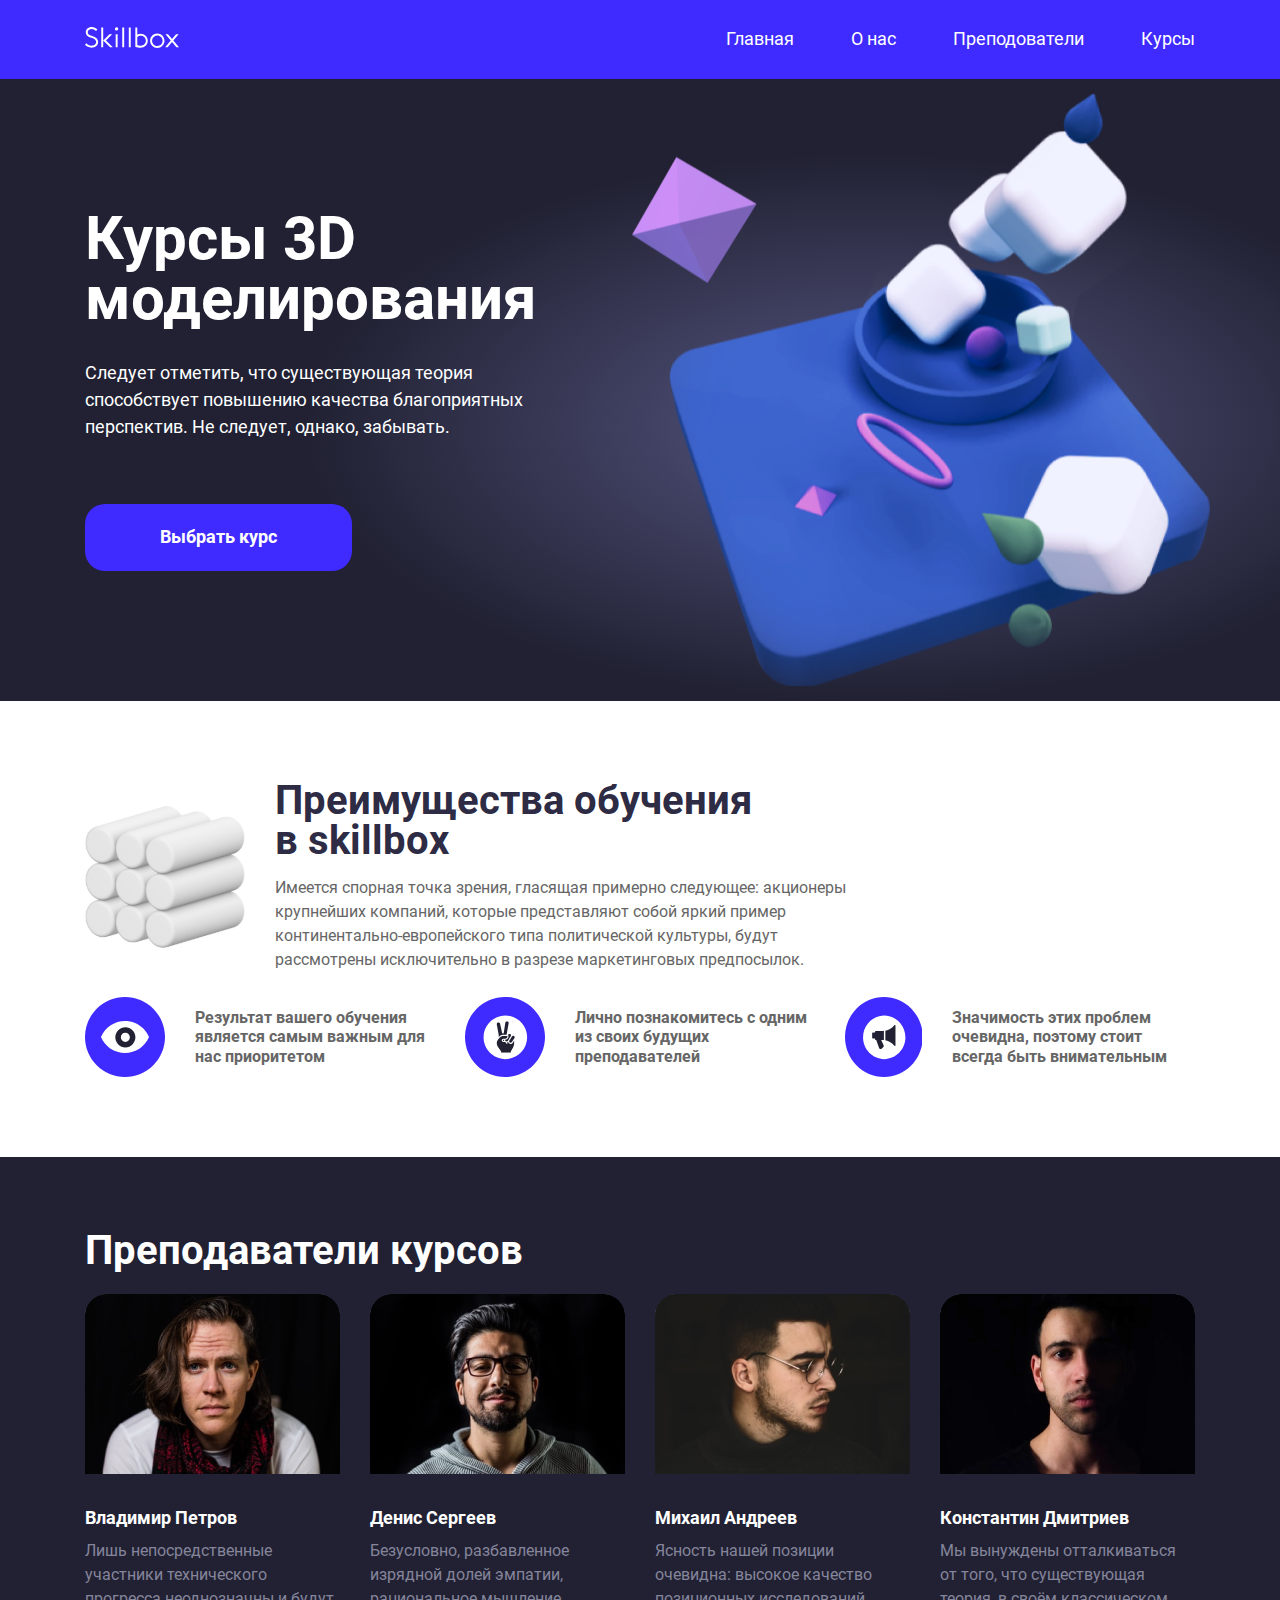
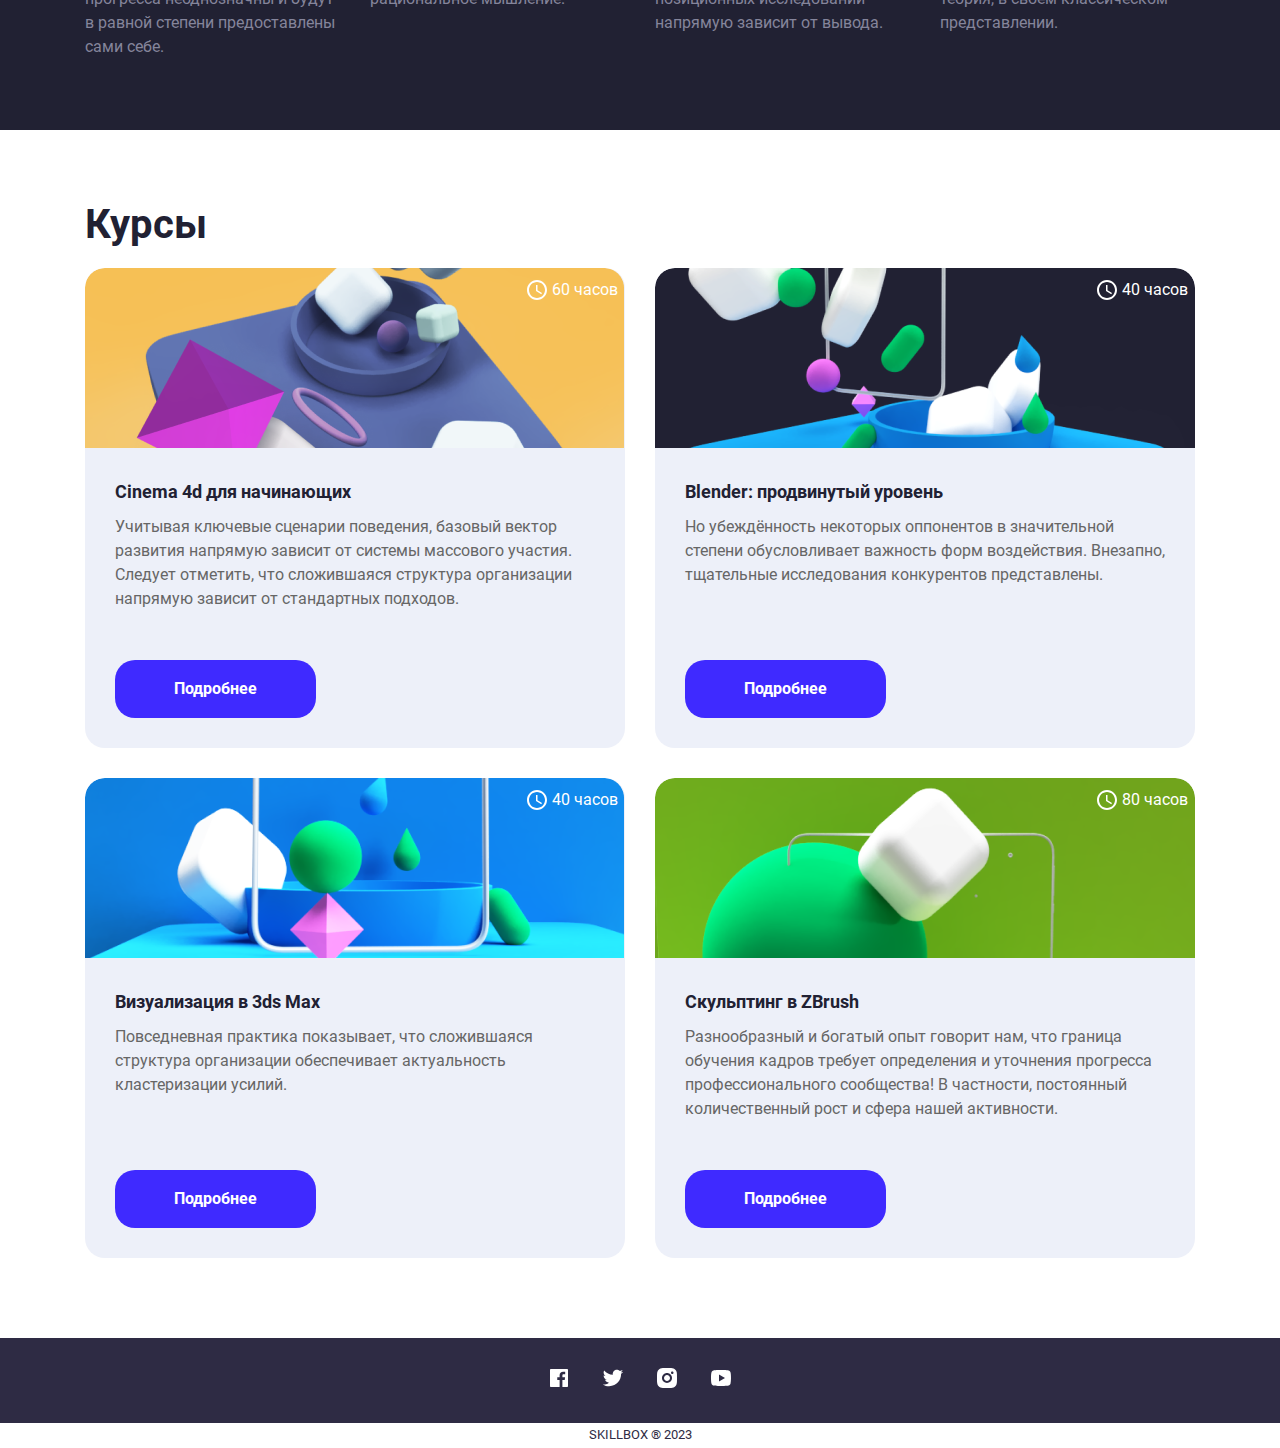
<file: bootstrap/index.html>
<!DOCTYPE html>
<html lang="ru">

<head>
  <meta charset="UTF-8">
  <meta name="viewport" content="width=device-width, initial-scale=1.0">
  <title>Skillbox</title>
  <link rel="icon" href="img/favicon.svg" type="image/svg+xml">
  <link rel="stylesheet" href="css/normalize.css">
  <link rel="stylesheet" href="css/bootstrap-grid.min.css">
  <link rel="stylesheet" href="css/style.css">
  <link rel="stylesheet" href="css/media.css">
</head>

<body>
  <header class="header">
    <div class="container">
      <div class="row">
        <div class="col">
          <div class="header__content flex">
            <a href="#" class="header__logo">
              <svg width="94" height="21" viewBox="0 0 94 21" fill="none" xmlns="http://www.w3.org/2000/svg">
                <g clip-path="url(#clip0_51_168)">
                  <path fill-rule="evenodd" clip-rule="evenodd"
                    d="M13.123 14.968C13.123 18.266 10.506 20.658 6.348 20.658C5.15335 20.6242 3.97725 20.3539 2.88767 19.8628C1.79808 19.3717 0.816623 18.6696 0 17.797L1.39 16.255C2.692 17.498 4.223 18.706 6.32 18.706C8.65 18.706 11.161 17.396 11.161 15.042C11.161 13.087 9.613 11.812 6.359 10.807C2.651 9.67 0.77 8.128 0.77 5.227C0.768 2.356 3.188 0 6.64 0C9.217 0 10.83 1.102 12.399 2.51L11.032 4.033C9.656 2.81 8.345 1.981 6.736 1.981C4.74 1.98 2.77 3.272 2.77 5.13C2.77 6.814 3.734 7.887 7.14 8.933C10.26 9.897 13.123 11.391 13.123 14.966V14.968ZM29.948 1.898C29.948 2.802 30.678 3.536 31.579 3.536C32.012 3.536 32.427 3.363 32.733 3.056C32.9607 2.82686 33.1157 2.53556 33.1785 2.21867C33.2412 1.90178 33.209 1.5734 33.0859 1.27475C32.9627 0.976093 32.7541 0.720464 32.4862 0.539936C32.2183 0.359408 31.903 0.262022 31.58 0.26C30.679 0.26 29.949 0.993 29.949 1.898H29.948ZM50.328 19.676C50.328 19.676 51.538 20.663 55.572 20.663L55.57 20.662C59.552 20.662 62.784 17.74 62.784 13.747C62.784 9.755 59.554 6.844 55.572 6.844C54.442 6.814 53.322 7.044 52.294 7.517V0.599H50.328V19.676ZM65.087 13.767C65.087 17.761 68.313 21 72.294 21C76.275 21 79.503 17.762 79.504 13.768C79.504 9.774 76.276 6.536 72.295 6.536C68.315 6.536 65.087 9.773 65.087 13.767ZM91.433 20.337H94L88.324 13.553L93.617 7.191H91.065L87.045 12.023L83.004 7.191H80.437L85.768 13.561L80.132 20.337H82.683L87.047 15.092L91.433 20.337ZM72.313 8.49C71.2737 8.49068 70.2579 8.79991 69.3945 9.3785C68.531 9.95708 67.8588 10.779 67.463 11.74C67.0655 12.7023 66.9613 13.7606 67.1636 14.7819C67.3659 15.8032 67.8657 16.7419 68.6 17.48C69.3326 18.2162 70.2677 18.7179 71.2863 18.9213C72.3048 19.1246 73.3608 19.0204 74.32 18.622C75.2803 18.2216 76.1004 17.5458 76.6771 16.6798C77.2537 15.8138 77.5609 14.7964 77.56 13.756C77.56 10.848 75.21 8.49 72.312 8.49H72.313ZM55.583 8.823C54.4076 8.83931 53.2646 9.21055 52.304 9.888V18.033C53.3222 18.5296 54.451 18.7562 55.582 18.691C58.478 18.691 60.827 16.661 60.827 13.757C60.827 10.853 58.476 8.822 55.58 8.822H55.582L55.583 8.823ZM45.748 0.6H43.781V20.334H45.748V0.6ZM37.231 0.6H39.198V20.334H37.231V0.6ZM18.209 13.44L18.203 13.434L18.209 13.428V13.44ZM18.209 20.334V13.44L25.082 20.337H27.863L20.983 13.434L27.212 7.181H24.43L18.208 13.428V0.6H16.241V20.334H18.208H18.209ZM30.666 20.337H32.632V7.181H30.666V20.337Z"
                    fill="white" />
                </g>
                <defs>
                  <clipPath id="clip0_51_168">
                    <rect width="94" height="21" fill="white" />
                  </clipPath>
                </defs>
              </svg>
            </a>
            <nav class="header__nav">
              <ul class="row header__list">
                <li class="col">
                  <a href="#" class="header__link">
                    Главная
                  </a>
                </li>
                <li class="col">
                  <a href="#" class="header__link">
                    О нас
                  </a>
                </li>
                <li class="col">
                  <a href="#" class="header__link">
                    Преподователи
                  </a>
                </li>
                <li class="col">
                  <a href="#" class="header__link">
                    Курсы
                  </a>
                </li>
              </ul>
            </nav>
          </div>
        </div>
      </div>
    </div>
  </header>
  <main>
    <section class="hero">
      <div class="container">
        <div class="row hero__container">
          <div class="col-xl-5 col-md-6 col-sm-9 col-12">
            <div class="hero__content">
              <h1 class="hero__title">
                Курсы&nbsp;3D моделирования
              </h1>
              <p class="hero__descr">
                Следует отметить, что существующая теория способствует повышению качества благоприятных
                перспектив. Не&nbsp;следует, однако, забывать.
              </p>
              <button class="hero__btn btn">
                Выбрать курс
              </button>
            </div>
          </div>
        </div>
      </div>
    </section>
    <section class="advantages">
      <div class="container">
        <div class="advantages__container">
          <div class="row">
            <div class="col-12">
              <div class="advantages__content flex">
                <div class="advantages__info">
                  <h2 class="advantages__title">
                    Преимущества обучения в&nbsp;skillbox
                  </h2>
                  <p class="advantages__paragraph">
                    Имеется спорная точка зрения, гласящая примерно следующее: акционеры крупнейших компаний,
                    которые представляют собой яркий пример континентально-европейского типа политической
                    культуры, будут рассмотрены исключительно в&nbsp;разрезе маркетинговых предпосылок.
                  </p>
                </div>
              </div>
            </div>
          </div>
          <ul class="row advantages__list">
            <li class="col-xl-4 col-md-4 col-sm-4 col-12">
              <div class="advantages__item advantages__item-before1 flex">
                <div class="advantages__text">
                  <p class="advantages__descr">
                    Результат вашего обучения является самым важным для нас приоритетом
                  </p>
                </div>
              </div>
            </li>
            <li class="col-xl-4 col-md-4 col-sm-4 col-12">
              <div class="advantages__item advantages__item-before2 flex">
                <div class="advantages__text">
                  <p class="advantages__descr">
                    Лично познакомитесь с&nbsp;одним из&nbsp;своих будущих преподавателей
                  </p>
                </div>
              </div>
            </li>
            <li class="col-xl-4 col-md-4 col-sm-4 col-12">
              <div class="advantages__item advantages__item-before3 flex">
                <div class="advantages__text">
                  <p class="advantages__descr">
                    Значимость этих проблем очевидна, поэтому стоит всегда быть внимательным
                  </p>
                </div>
              </div>
            </li>
          </ul>
        </div>
      </div>
    </section>
    <section class="teacher">
      <div class="container">
        <div class="teacher__content">
          <h2 class="teacher__title">
            Преподаватели курсов
          </h2>
          <ul class="row teacher___list">
            <li class=" col-xl-3 col-md-6 col-sm-6 col-12">
              <article class="teacher__card article">
                <picture class="teacher__picture">
                  <source srcset="img/teacher1-mobile.jpg" media="(max-width:575px)">
                  <source srcset="img/teacher1-576px.jpg" media="(max-width:768px)">
                  <source srcset="img/teacher1-768px.jpg" media="(max-width:1199px)">
                  <img class="article__img" src="img/teacher1.jpg" alt="Владимир Петров">
                </picture>
                <h3 class="article__title">
                  Владимир Петров
                </h3>
                <p class="article__descr">
                  Лишь непосредственные участники технического прогресса неоднозначны и&nbsp;будут
                  в&nbsp;равной степени предоставлены сами себе.
                </p>
              </article>
            </li>
            <li class=" col-xl-3 col-md-6 col-sm-6 col-12">
              <article class="teacher__card article">
                <picture class="teacher__picture">
                  <source srcset="img/teacher2-mobile.jpg" media="(max-width:575px)">
                  <source srcset="img/teacher2-576px.jpg" media="(max-width:768px)">
                  <source srcset="img/teacher2-768px.jpg" media="(max-width:1199px)">
                  <img class="article__img" src="img/teacher2.jpg" alt="Денис Сергеев">
                </picture>
                <h3 class="article__title">
                  Денис Сергеев
                </h3>
                <p class="article__descr">
                  Безусловно, разбавленное изрядной долей эмпатии, рациональное мышление.
                </p>
              </article>
            </li>
            <li class=" col-xl-3 col-md-6 col-sm-6 col-12">
              <article class="teacher__card article">
                <picture class="teacher__picture">
                  <source srcset="img/teacher3-mobile.jpg" media="(max-width:575px)">
                  <source srcset="img/teacher3-576px.jpg" media="(max-width:768px)">
                  <source srcset="img/teacher3-768px.jpg" media="(max-width:1199px)">
                  <img class="article__img" src="img/teacher3.jpg" alt="Михаил Андреев">
                </picture>
                <h3 class="article__title">
                  Михаил Андреев
                </h3>
                <p class="article__descr">
                  Ясность нашей позиции очевидна: высокое качество позиционных исследований напрямую
                  зависит от&nbsp;вывода.
                </p>
              </article>
            </li>
            <li class=" col-xl-3 col-md-6 col-sm-6 col-12">
              <article class="teacher__card article">
                <picture class="teacher__picture">
                  <source srcset="img/teacher4-mobile.jpg" media="(max-width:575px)">
                  <source srcset="img/teacher4-576px.jpg" media="(max-width:768px)">
                  <source srcset="img/teacher4-768px.jpg" media="(max-width:1199px)">
                  <img class="article__img" src="img/teacher4.jpg" alt="Константин Дмитриев">
                </picture>
                <h3 class="article__title">
                  Константин Дмитриев
                </h3>
                <p class="article__descr">
                  Мы вынуждены отталкиваться от того, что существующая теория, в своём классическом
                  представлении.
                </p>
              </article>
            </li>
          </ul>
        </div>
      </div>
    </section>

    <section class="course">
      <div class="container">
        <div class="course__content">
          <h2 class="course__title">
            Курсы
          </h2>
          <ul class="row course__list">
            <li class="col-md-6 col-sm-6 col-12">
              <article class="course__article course__article-img1 flex card ">
                <div class="card__time flex">
                  <svg width="24" height="24" viewBox="0 0 24 24" fill="none" xmlns="http://www.w3.org/2000/svg">
                    <g clip-path="url(#clip0_51_89)">
                      <path
                        d="M11.99 2C6.47 2 2 6.48 2 12C2 17.52 6.47 22 11.99 22C17.52 22 22 17.52 22 12C22 6.48 17.52 2 11.99 2ZM12 20C7.58 20 4 16.42 4 12C4 7.58 7.58 4 12 4C16.42 4 20 7.58 20 12C20 16.42 16.42 20 12 20Z"
                        fill="white" />
                      <path d="M12.5 7H11V13L16.25 16.15L17 14.92L12.5 12.25V7Z" fill="white" />
                    </g>
                    <defs>
                      <clipPath id="clip0_51_89">
                        <rect width="24" height="24" fill="white" />
                      </clipPath>
                    </defs>
                  </svg>
                  <span>60 часов</span>
                </div>
                <h3 class="card__title">
                  Cinema 4d&nbsp;для начинающих
                </h3>
                <p class="card__descr">
                  Учитывая ключевые сценарии поведения, базовый вектор развития напрямую зависит
                  от&nbsp;системы массового участия. Следует отметить, что сложившаяся структура
                  организации напрямую зависит от&nbsp;стандартных подходов.
                </p>
                <button class="card__btn btn">
                  Подробнее
                </button>
              </article>
            </li>
            <li class="col-md-6 col-sm-6 col-12">
              <article class="course__article course__article-img2 flex card">
                <div class="card__time flex">
                  <svg width="24" height="24" viewBox="0 0 24 24" fill="none" xmlns="http://www.w3.org/2000/svg">
                    <g clip-path="url(#clip0_51_89)">
                      <path
                        d="M11.99 2C6.47 2 2 6.48 2 12C2 17.52 6.47 22 11.99 22C17.52 22 22 17.52 22 12C22 6.48 17.52 2 11.99 2ZM12 20C7.58 20 4 16.42 4 12C4 7.58 7.58 4 12 4C16.42 4 20 7.58 20 12C20 16.42 16.42 20 12 20Z"
                        fill="white" />
                      <path d="M12.5 7H11V13L16.25 16.15L17 14.92L12.5 12.25V7Z" fill="white" />
                    </g>
                    <defs>
                      <clipPath id="clip0_51_89">
                        <rect width="24" height="24" fill="white" />
                      </clipPath>
                    </defs>
                  </svg>
                  <span>40 часов</span>
                </div>
                <h3 class="card__title">
                  Blender:&nbsp;продвинутый уровень
                </h3>
                <p class="card__descr">
                  Но&nbsp;убеждённость некоторых оппонентов в&nbsp;значительной степени обусловливает
                  важность форм воздействия. Внезапно, тщательные исследования конкурентов
                  представлены.
                </p>
                <button class="card__btn btn">
                  Подробнее
                </button>
              </article>
            </li>
            <li class="col-md-6 col-sm-6 col-12">
              <article class="course__article course__article-img3 flex card">
                <div class="card__time flex">
                  <svg width="24" height="24" viewBox="0 0 24 24" fill="none" xmlns="http://www.w3.org/2000/svg">
                    <g clip-path="url(#clip0_51_89)">
                      <path
                        d="M11.99 2C6.47 2 2 6.48 2 12C2 17.52 6.47 22 11.99 22C17.52 22 22 17.52 22 12C22 6.48 17.52 2 11.99 2ZM12 20C7.58 20 4 16.42 4 12C4 7.58 7.58 4 12 4C16.42 4 20 7.58 20 12C20 16.42 16.42 20 12 20Z"
                        fill="white" />
                      <path d="M12.5 7H11V13L16.25 16.15L17 14.92L12.5 12.25V7Z" fill="white" />
                    </g>
                    <defs>
                      <clipPath id="clip0_51_89">
                        <rect width="24" height="24" fill="white" />
                      </clipPath>
                    </defs>
                  </svg>
                  <span>40 часов</span>
                </div>
                <h3 class="card__title">
                  Визуализация в&nbsp;3ds Max
                </h3>
                <p class="card__descr">
                  Повседневная практика показывает, что сложившаяся структура организации обеспечивает
                  актуальность кластеризации усилий.
                </p>
                <button class="card__btn btn">
                  Подробнее
                </button>
              </article>
            </li>
            <li class="col-md-6 col-sm-6 col-12">
              <article class="course__article course__article-img4  flex card">
                <div class="card__time flex">
                  <svg width="24" height="24" viewBox="0 0 24 24" fill="none" xmlns="http://www.w3.org/2000/svg">
                    <g clip-path="url(#clip0_51_89)">
                      <path
                        d="M11.99 2C6.47 2 2 6.48 2 12C2 17.52 6.47 22 11.99 22C17.52 22 22 17.52 22 12C22 6.48 17.52 2 11.99 2ZM12 20C7.58 20 4 16.42 4 12C4 7.58 7.58 4 12 4C16.42 4 20 7.58 20 12C20 16.42 16.42 20 12 20Z"
                        fill="white" />
                      <path d="M12.5 7H11V13L16.25 16.15L17 14.92L12.5 12.25V7Z" fill="white" />
                    </g>
                    <defs>
                      <clipPath id="clip0_51_89">
                        <rect width="24" height="24" fill="white" />
                      </clipPath>
                    </defs>
                  </svg>
                  <span>80 часов</span>
                </div>
                <h3 class="card__title">
                  Скульптинг в&nbsp;ZBrush
                </h3>
                <p class="card__descr">
                  Разнообразный и&nbsp;богатый опыт говорит нам, что граница обучения кадров требует
                  определения и&nbsp;уточнения прогресса профессионального сообщества!
                  В&nbsp;частности, постоянный количественный рост и&nbsp;сфера нашей активности.
                </p>
                <button class="card__btn btn">
                  Подробнее
                </button>
              </article>
            </li>
          </ul>
        </div>
      </div>
    </section>
  </main>
  <footer class="footer">
    <div class="footer__content">
      <ul class="footer__list flex">
        <li class="footer__item">
          <a href="#" class="footer__link">
            <svg width="24" height="24" viewBox="0 0 24 24" fill="none" xmlns="http://www.w3.org/2000/svg">
              <g clip-path="url(#clip0_51_12)">
                <path
                  d="M15.402 21V14.034H17.735L18.084 11.326H15.402V9.598C15.402 8.814 15.62 8.279 16.744 8.279H18.178V5.857C17.4838 5.78334 16.7861 5.74762 16.088 5.75C14.021 5.75 12.606 7.012 12.606 9.33V11.326H10.268V14.034H12.606V21H4C3.73478 21 3.48043 20.8946 3.29289 20.7071C3.10536 20.5196 3 20.2652 3 20V4C3 3.73478 3.10536 3.48043 3.29289 3.29289C3.48043 3.10536 3.73478 3 4 3H20C20.2652 3 20.5196 3.10536 20.7071 3.29289C20.8946 3.48043 21 3.73478 21 4V20C21 20.2652 20.8946 20.5196 20.7071 20.7071C20.5196 20.8946 20.2652 21 20 21H15.402Z"
                  fill="white" />
              </g>
              <defs>
                <clipPath id="clip0_51_12">
                  <rect width="24" height="24" fill="white" />
                </clipPath>
              </defs>
            </svg>
          </a>
        </li>
        <li class="footer__item">
          <a href="#" class="footer__link">
            <svg width="24" height="24" viewBox="0 0 24 24" fill="none" xmlns="http://www.w3.org/2000/svg">
              <g clip-path="url(#clip0_51_15)">
                <path
                  d="M22.1621 5.65593C21.3986 5.99362 20.589 6.2154 19.7601 6.31393C20.6338 5.79136 21.2878 4.96894 21.6001 3.99993C20.7801 4.48793 19.8811 4.82993 18.9441 5.01493C18.3147 4.34151 17.4804 3.89489 16.571 3.74451C15.6616 3.59413 14.728 3.74842 13.9153 4.18338C13.1026 4.61834 12.4564 5.30961 12.0772 6.14972C11.6979 6.98983 11.6068 7.93171 11.8181 8.82893C10.1552 8.74558 8.52838 8.31345 7.04334 7.56059C5.55829 6.80773 4.24818 5.75097 3.19805 4.45893C2.82634 5.09738 2.63101 5.82315 2.63205 6.56193C2.63205 8.01193 3.37005 9.29293 4.49205 10.0429C3.82806 10.022 3.17869 9.84271 2.59805 9.51993V9.57193C2.59825 10.5376 2.93242 11.4735 3.5439 12.221C4.15538 12.9684 5.00653 13.4814 5.95305 13.6729C5.33667 13.84 4.69036 13.8646 4.06305 13.7449C4.32992 14.5762 4.85006 15.3031 5.55064 15.824C6.25123 16.3449 7.09718 16.6337 7.97005 16.6499C7.10253 17.3313 6.10923 17.8349 5.04693 18.1321C3.98464 18.4293 2.87418 18.5142 1.77905 18.3819C3.69075 19.6114 5.91615 20.264 8.18905 20.2619C15.8821 20.2619 20.0891 13.8889 20.0891 8.36193C20.0891 8.18193 20.0841 7.99993 20.0761 7.82193C20.8949 7.23009 21.6017 6.49695 22.1631 5.65693L22.1621 5.65593Z"
                  fill="white" />
              </g>
              <defs>
                <clipPath id="clip0_51_15">
                  <rect width="24" height="24" fill="white" />
                </clipPath>
              </defs>
            </svg>
          </a>
        </li>
        <li class="footer__item">
          <a href="#" class="footer__link">
            <svg width="24" height="24" viewBox="0 0 24 24" fill="none" xmlns="http://www.w3.org/2000/svg">
              <g clip-path="url(#clip0_51_18)">
                <path
                  d="M12 2C14.717 2 15.056 2.01 16.122 2.06C17.187 2.11 17.912 2.277 18.55 2.525C19.21 2.779 19.766 3.123 20.322 3.678C20.8305 4.1779 21.224 4.78259 21.475 5.45C21.722 6.087 21.89 6.813 21.94 7.878C21.987 8.944 22 9.283 22 12C22 14.717 21.99 15.056 21.94 16.122C21.89 17.187 21.722 17.912 21.475 18.55C21.2247 19.2178 20.8311 19.8226 20.322 20.322C19.822 20.8303 19.2173 21.2238 18.55 21.475C17.913 21.722 17.187 21.89 16.122 21.94C15.056 21.987 14.717 22 12 22C9.283 22 8.944 21.99 7.878 21.94C6.813 21.89 6.088 21.722 5.45 21.475C4.78233 21.2245 4.17753 20.8309 3.678 20.322C3.16941 19.8222 2.77593 19.2175 2.525 18.55C2.277 17.913 2.11 17.187 2.06 16.122C2.013 15.056 2 14.717 2 12C2 9.283 2.01 8.944 2.06 7.878C2.11 6.812 2.277 6.088 2.525 5.45C2.77524 4.78218 3.1688 4.17732 3.678 3.678C4.17767 3.16923 4.78243 2.77573 5.45 2.525C6.088 2.277 6.812 2.11 7.878 2.06C8.944 2.013 9.283 2 12 2ZM12 7C10.6739 7 9.40215 7.52678 8.46447 8.46447C7.52678 9.40215 7 10.6739 7 12C7 13.3261 7.52678 14.5979 8.46447 15.5355C9.40215 16.4732 10.6739 17 12 17C13.3261 17 14.5979 16.4732 15.5355 15.5355C16.4732 14.5979 17 13.3261 17 12C17 10.6739 16.4732 9.40215 15.5355 8.46447C14.5979 7.52678 13.3261 7 12 7ZM18.5 6.75C18.5 6.41848 18.3683 6.10054 18.1339 5.86612C17.8995 5.6317 17.5815 5.5 17.25 5.5C16.9185 5.5 16.6005 5.6317 16.3661 5.86612C16.1317 6.10054 16 6.41848 16 6.75C16 7.08152 16.1317 7.39946 16.3661 7.63388C16.6005 7.8683 16.9185 8 17.25 8C17.5815 8 17.8995 7.8683 18.1339 7.63388C18.3683 7.39946 18.5 7.08152 18.5 6.75ZM12 9C12.7956 9 13.5587 9.31607 14.1213 9.87868C14.6839 10.4413 15 11.2044 15 12C15 12.7956 14.6839 13.5587 14.1213 14.1213C13.5587 14.6839 12.7956 15 12 15C11.2044 15 10.4413 14.6839 9.87868 14.1213C9.31607 13.5587 9 12.7956 9 12C9 11.2044 9.31607 10.4413 9.87868 9.87868C10.4413 9.31607 11.2044 9 12 9Z"
                  fill="white" />
              </g>
              <defs>
                <clipPath id="clip0_51_18">
                  <rect width="24" height="24" fill="white" />
                </clipPath>
              </defs>
            </svg>
          </a>
        </li>
        <li class="footer__item">
          <a href="#" class="footer__link">
            <svg width="24" height="24" viewBox="0 0 24 24" fill="none" xmlns="http://www.w3.org/2000/svg">
              <g clip-path="url(#clip0_51_21)">
                <path
                  d="M21.543 6.498C22 8.28 22 12 22 12C22 12 22 15.72 21.543 17.502C21.289 18.487 20.546 19.262 19.605 19.524C17.896 20 12 20 12 20C12 20 6.107 20 4.395 19.524C3.45 19.258 2.708 18.484 2.457 17.502C2 15.72 2 12 2 12C2 12 2 8.28 2.457 6.498C2.711 5.513 3.454 4.738 4.395 4.476C6.107 4 12 4 12 4C12 4 17.896 4 19.605 4.476C20.55 4.742 21.292 5.516 21.543 6.498ZM10 15.5L16 12L10 8.5V15.5Z"
                  fill="white" />
              </g>
              <defs>
                <clipPath id="clip0_51_21">
                  <rect width="24" height="24" fill="white" />
                </clipPath>
              </defs>
            </svg>
          </a>
        </li>
      </ul>
    </div>
    <div class="footer__copyright">
      <p class="footer__descr">
        SKILLBOX ® 2023
      </p>
    </div>
  </footer>
</body>

</html>
</file>
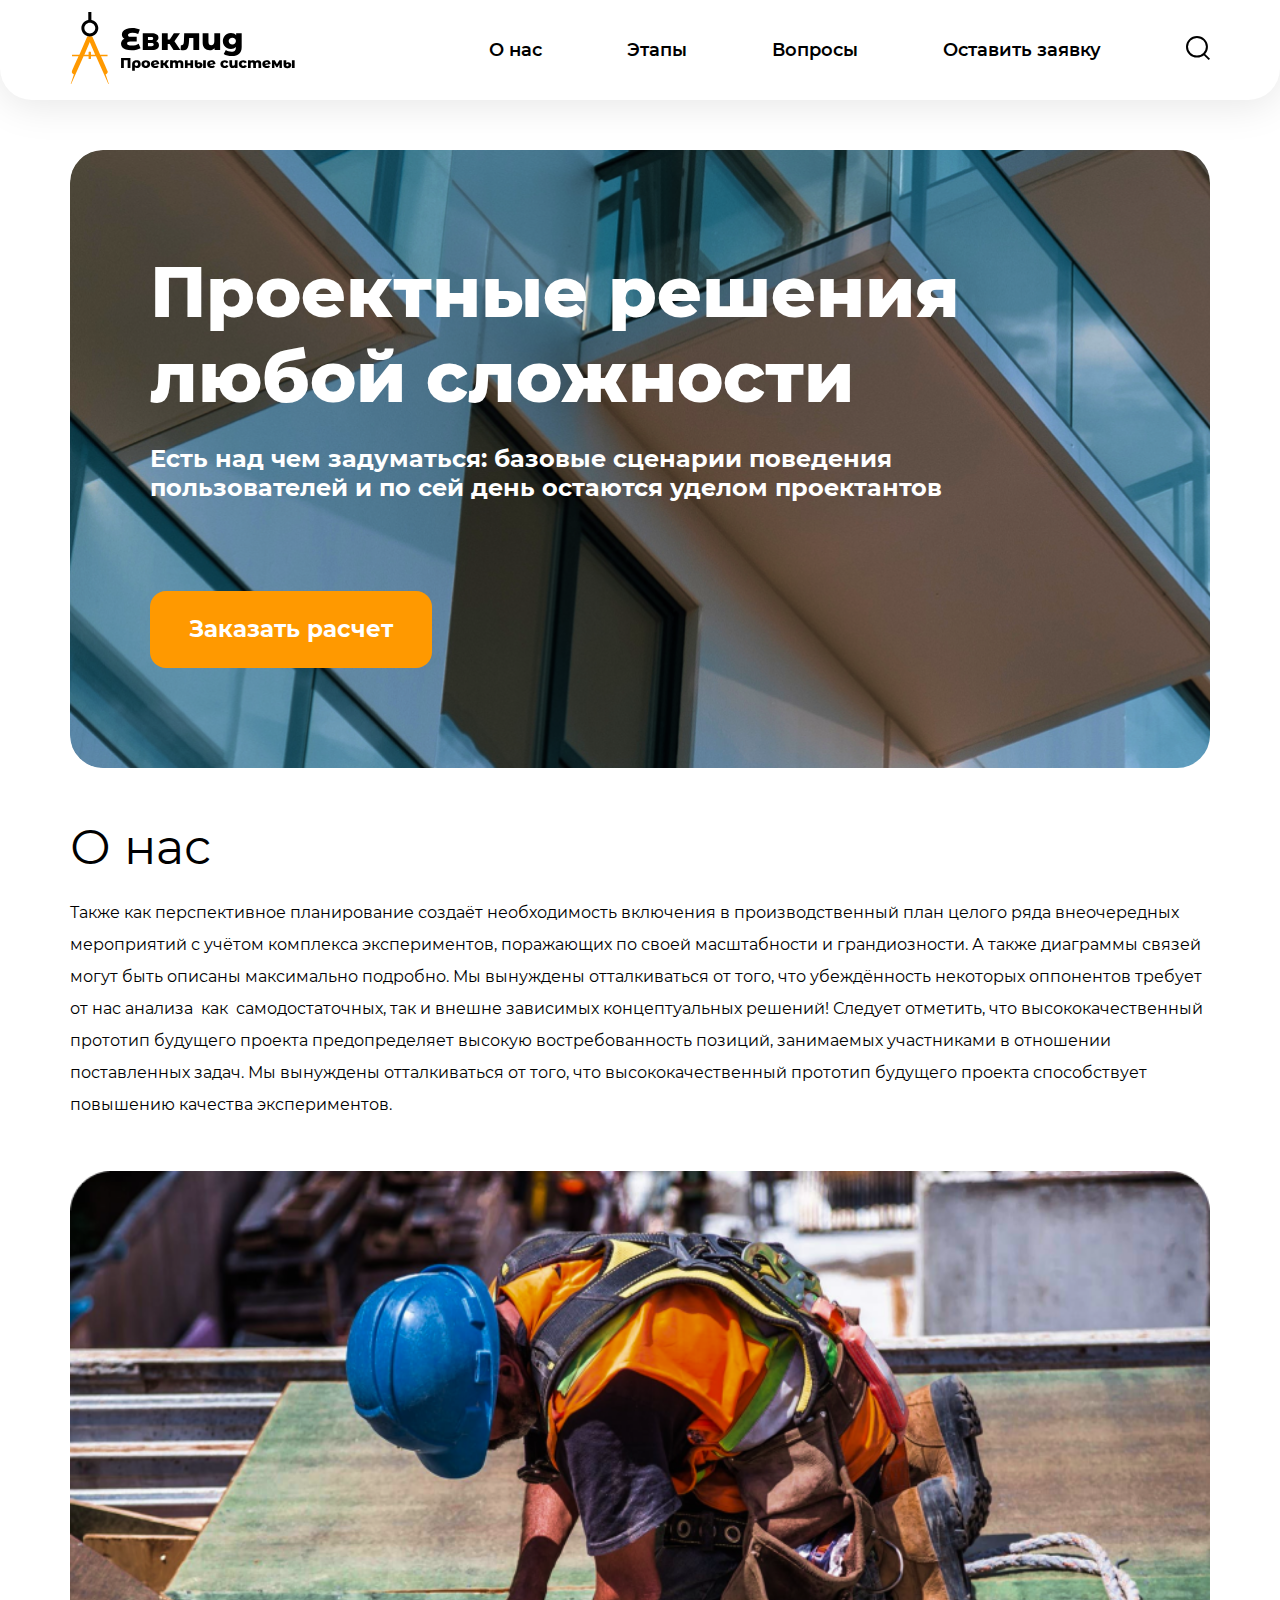
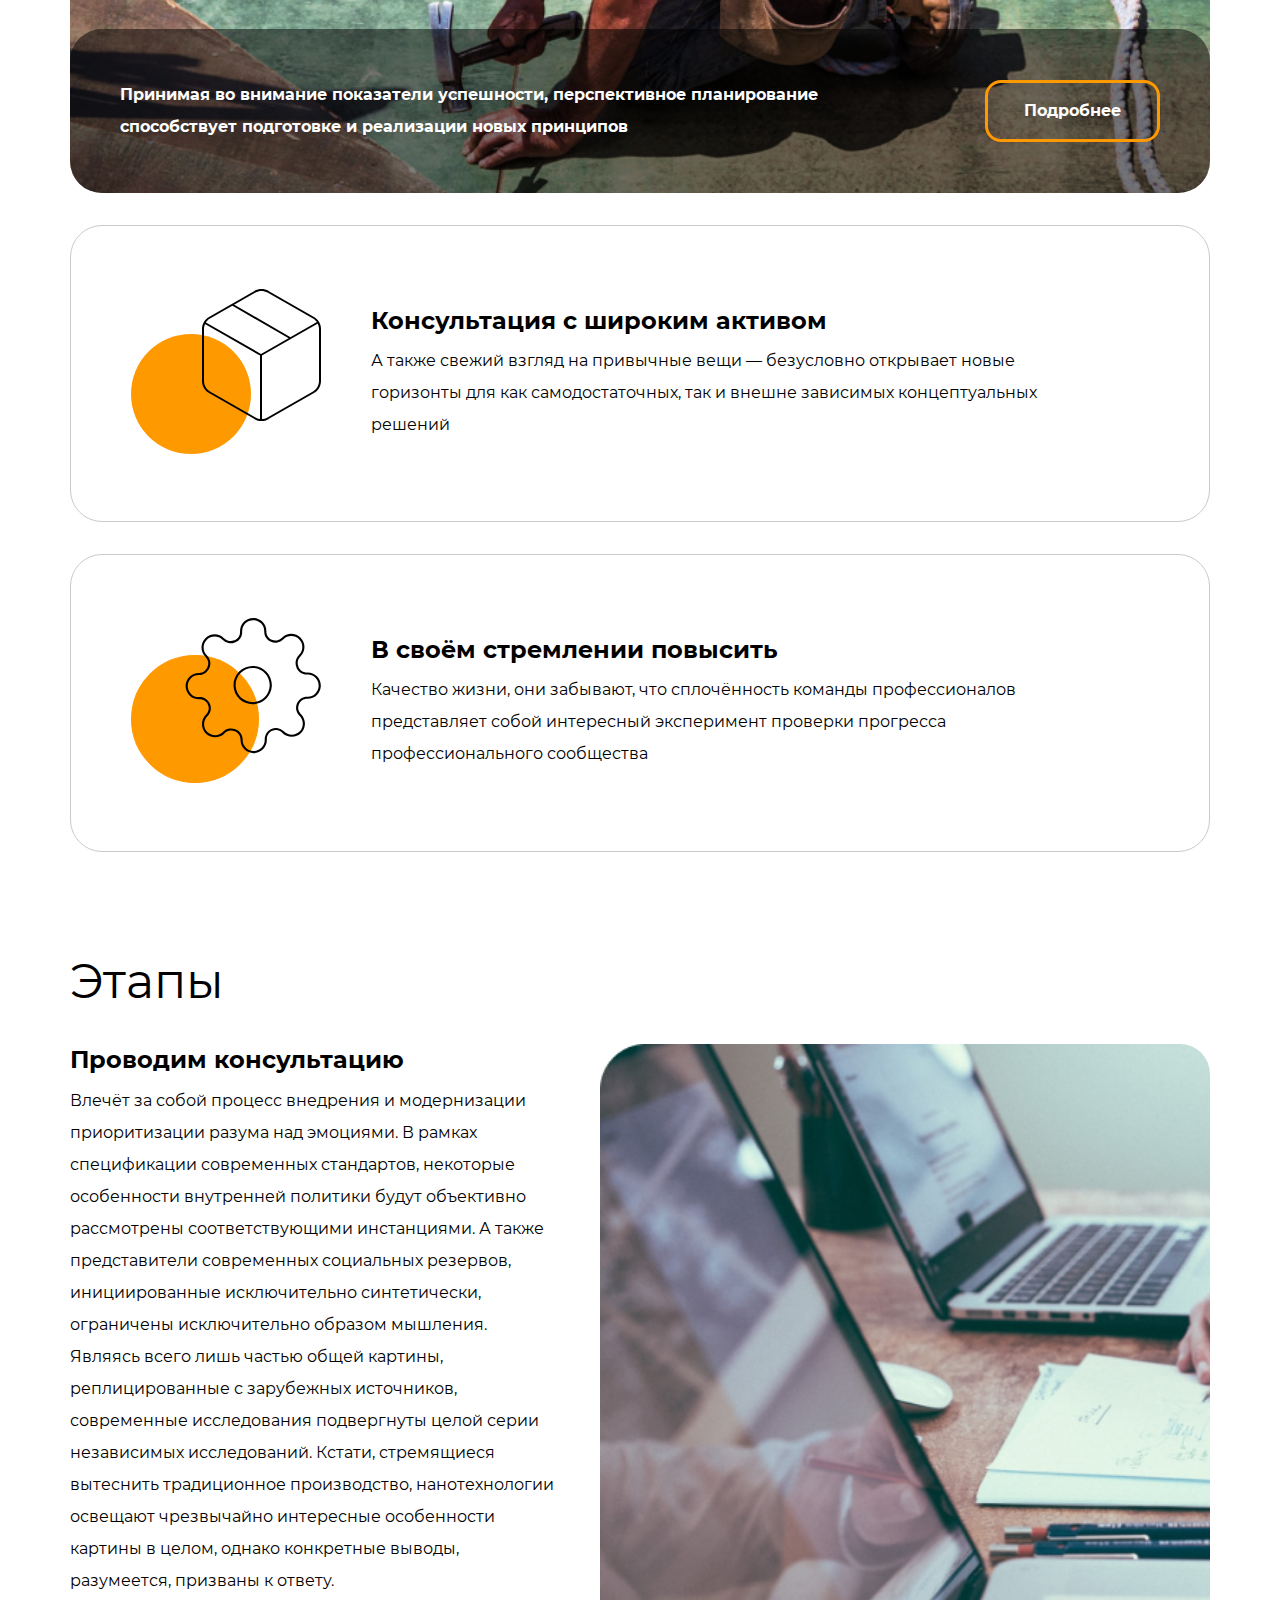
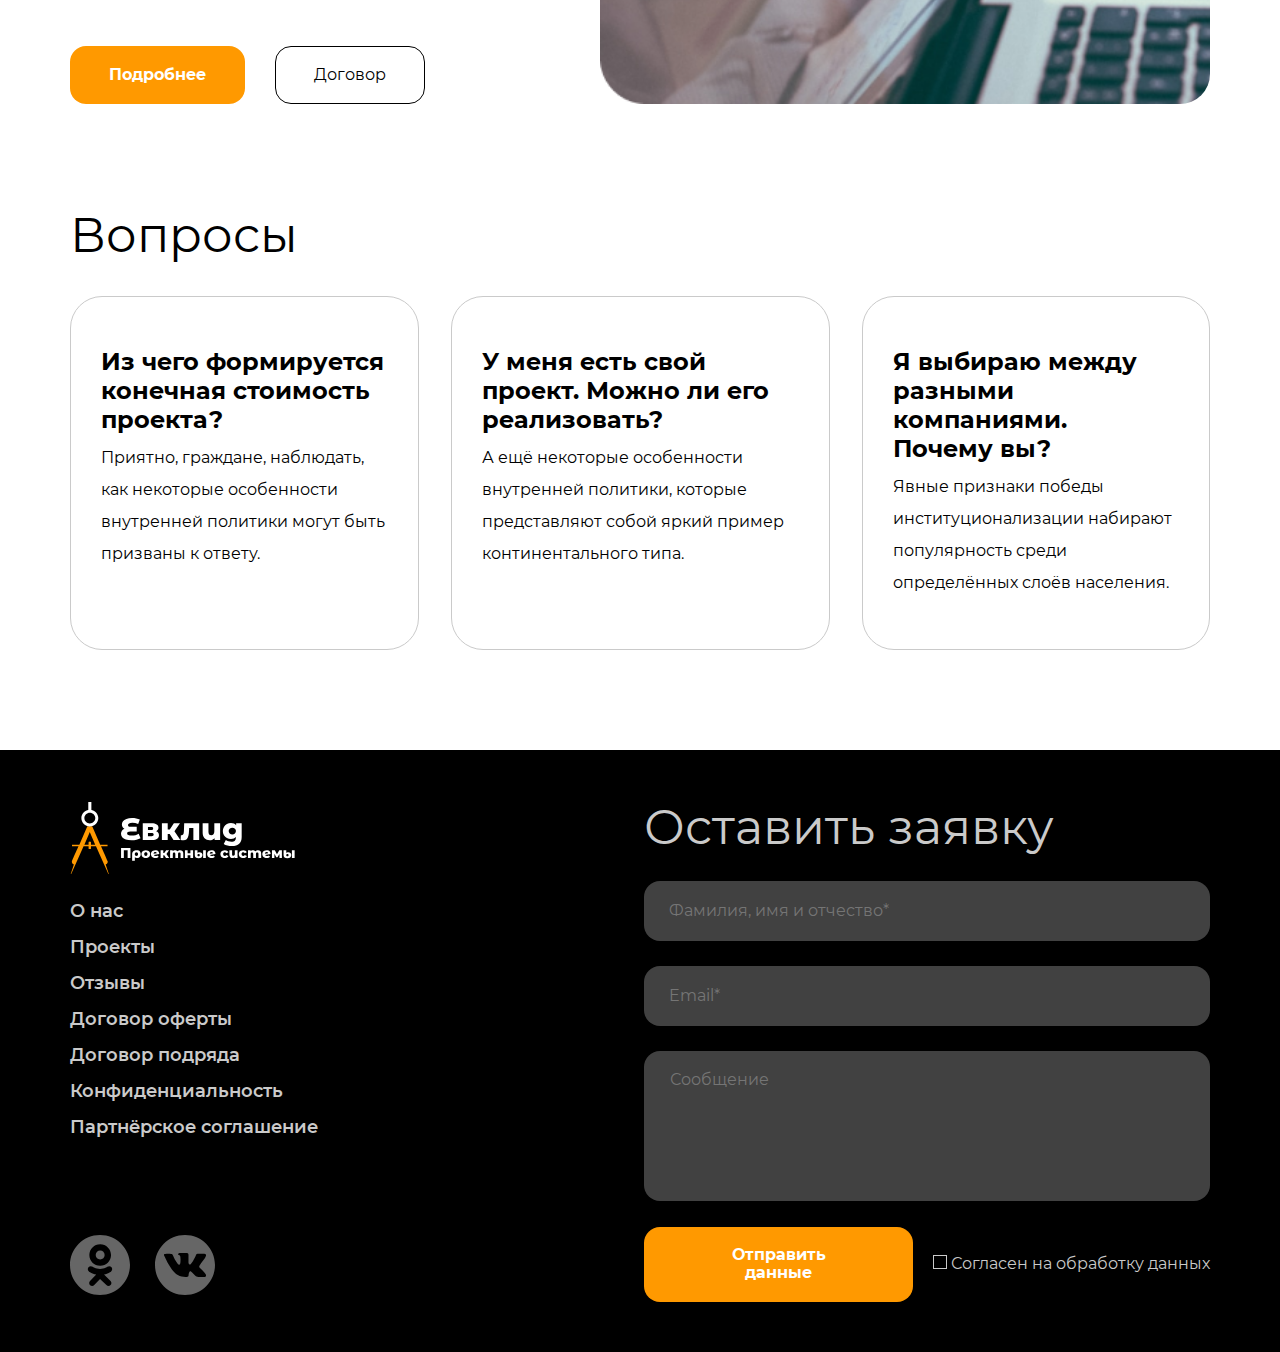
<file: Evklid/index.html>
<!DOCTYPE html>
<html lang="ru">

<head>
  <meta charset="UTF-8">
  <meta name="viewport" content="width=device-width, initial-scale=1.0">
  <title>Евклид</title>
  <link rel="icon" href="img/favicon.svg" type="image/svg+xml">
  <link rel="stylesheet" href="css/normalize.css">
  <link rel="stylesheet" href="css/style.css">
  <link rel="stylesheet" href="css/media.css">
</head>

<body>
  <header class="header">
    <div class="container">
      <div class="header__content flex">
        <a href="#" aria-label="ссылка в виде логотипа Евклид, ведущая на главную страницу сайта" class="header__logo">
          <svg width="226" height="72" viewBox="0 0 226 72" fill="none" xmlns="http://www.w3.org/2000/svg">
            <path
              d="M70.5385 36.2906C69.4378 36.9225 68.1026 37.4219 66.533 37.7888C64.9634 38.1558 63.3326 38.3392 61.6407 38.3392C59.3576 38.3392 57.4109 38.064 55.8006 37.5137C54.2106 36.9633 53.0079 36.1989 52.1925 35.2204C51.3975 34.2419 51 33.1106 51 31.8264C51 30.7052 51.3058 29.7166 51.9173 28.8604C52.5288 28.0043 53.3748 27.3418 54.4552 26.8729C53.6194 26.4449 52.9773 25.8537 52.5288 25.0995C52.1008 24.3249 51.8867 23.4789 51.8867 22.5616C51.8867 21.3793 52.2536 20.2989 52.9875 19.3205C53.7417 18.342 54.8832 17.5572 56.4121 16.9661C57.9409 16.3749 59.8265 16.0793 62.0688 16.0793C63.4753 16.0793 64.8615 16.2118 66.2272 16.4768C67.593 16.7418 68.7957 17.0986 69.8353 17.547L68.1841 22.0724C66.2884 21.2366 64.3315 20.8187 62.3134 20.8187C60.8661 20.8187 59.7857 21.0124 59.0723 21.3997C58.3588 21.7666 58.0021 22.2864 58.0021 22.9591C58.0021 24.1822 58.8888 24.7937 60.6623 24.7937H66.7165V29.4108H60.2648C59.2251 29.4108 58.4403 29.5841 57.9103 29.9306C57.3804 30.2568 57.1154 30.746 57.1154 31.3983C57.1154 32.0914 57.5027 32.6316 58.2773 33.0189C59.0519 33.4062 60.2546 33.5998 61.8853 33.5998C63.0472 33.5998 64.2397 33.4469 65.4628 33.1412C66.7063 32.815 67.7866 32.3768 68.7039 31.8264L70.5385 36.2906Z"
              fill="black" />
            <path
              d="M86.1224 29.2274C88.0182 29.8593 88.9661 31.1639 88.9661 33.1412C88.9661 34.6292 88.3851 35.8014 87.2232 36.6575C86.0613 37.4933 84.349 37.9112 82.0863 37.9112H72.7604V21.3385H81.6582C83.819 21.3385 85.4905 21.7157 86.6728 22.4699C87.8755 23.2241 88.4768 24.2841 88.4768 25.6499C88.4768 26.4449 88.273 27.1481 87.8653 27.7597C87.4576 28.3712 86.8767 28.8604 86.1224 29.2274ZM77.9584 28.0043H81.1384C82.4838 28.0043 83.1565 27.5049 83.1565 26.506C83.1565 25.5479 82.4838 25.0689 81.1384 25.0689H77.9584V28.0043ZM81.5665 34.1502C82.973 34.1502 83.6763 33.6406 83.6763 32.6214C83.6763 31.6021 82.9934 31.0925 81.6276 31.0925H77.9584V34.1502H81.5665Z"
              fill="black" />
            <path
              d="M99.6672 32.0098H97.7103V37.9112H91.9007V21.3385H97.7103V27.4539H99.7895L103.856 21.3385H110.002L104.437 29.2885L110.369 37.9112H103.52L99.6672 32.0098Z"
              fill="black" />
            <path
              d="M129.174 21.3385V37.9112H123.364V25.9556H119.175L119.053 28.4935C118.971 30.6543 118.757 32.4379 118.411 33.8444C118.064 35.251 117.493 36.3517 116.698 37.1467C115.903 37.9213 114.813 38.3087 113.427 38.3087C112.713 38.3087 111.775 38.1761 110.613 37.9112L110.858 33.1718C111.225 33.2125 111.47 33.2329 111.592 33.2329C112.224 33.2329 112.703 33.0291 113.029 32.6214C113.355 32.2137 113.579 31.6735 113.702 31.0008C113.824 30.3077 113.906 29.3904 113.946 28.2489L114.191 21.3385H129.174Z"
              fill="black" />
            <path
              d="M150.14 21.3385V37.9112H144.605V36.1683C143.994 36.8206 143.26 37.32 142.404 37.6665C141.568 38.0131 140.671 38.1863 139.713 38.1863C137.552 38.1863 135.83 37.5544 134.545 36.2906C133.282 35.0267 132.65 33.131 132.65 30.6033V21.3385H138.459V29.6554C138.459 32.0404 139.387 33.2329 141.242 33.2329C142.159 33.2329 142.903 32.9169 143.474 32.285C144.045 31.6327 144.33 30.6441 144.33 29.3191V21.3385H150.14Z"
              fill="black" />
            <path
              d="M171.682 21.3385V34.8841C171.682 37.9621 170.847 40.2656 169.175 41.7944C167.504 43.3436 165.098 44.1182 161.959 44.1182C160.328 44.1182 158.799 43.9348 157.372 43.5679C155.946 43.2009 154.733 42.6607 153.734 41.9473L155.844 37.8806C156.516 38.431 157.362 38.859 158.382 39.1648C159.421 39.491 160.44 39.654 161.439 39.654C162.968 39.654 164.089 39.3177 164.803 38.645C165.516 37.9723 165.873 36.9735 165.873 35.6485V35.0981C164.752 36.4027 163.111 37.055 160.95 37.055C159.482 37.055 158.127 36.7289 156.883 36.0765C155.64 35.4039 154.651 34.4662 153.917 33.2635C153.183 32.0404 152.817 30.6339 152.817 29.0439C152.817 27.4743 153.183 26.0881 153.917 24.8855C154.651 23.6624 155.64 22.7247 156.883 22.0724C158.127 21.3997 159.482 21.0634 160.95 21.0634C163.315 21.0634 165.047 21.8278 166.148 23.3566V21.3385H171.682ZM162.326 32.4379C163.366 32.4379 164.222 32.122 164.894 31.49C165.587 30.8581 165.934 30.0427 165.934 29.0439C165.934 28.0451 165.598 27.2399 164.925 26.6283C164.252 25.9964 163.386 25.6804 162.326 25.6804C161.266 25.6804 160.389 25.9964 159.696 26.6283C159.024 27.2399 158.687 28.0451 158.687 29.0439C158.687 30.0427 159.034 30.8581 159.727 31.49C160.42 32.122 161.286 32.4379 162.326 32.4379Z"
              fill="black" />
            <path d="M60.4259 46.0099V55.9886H57.6319V48.248H53.8399V55.9886H51.0601V46.0099H60.4259Z" fill="black" />
            <path
              d="M66.5363 48.1339C67.3822 48.1339 68.1187 48.2955 68.7459 48.6186C69.3732 48.9417 69.8531 49.4074 70.1857 50.0156C70.5278 50.6143 70.6989 51.3176 70.6989 52.1254C70.6989 52.9237 70.5421 53.627 70.2285 54.2352C69.9149 54.8339 69.4729 55.2996 68.9027 55.6322C68.3325 55.9554 67.672 56.1169 66.9212 56.1169C66.0374 56.1169 65.3436 55.8461 64.84 55.3044V58.7542H62.1314V52.1539C62.1314 51.3556 62.312 50.6524 62.6731 50.0441C63.0343 49.4359 63.5475 48.9655 64.2127 48.6329C64.878 48.3002 65.6525 48.1339 66.5363 48.1339ZM66.408 53.9644C66.8927 53.9644 67.2824 53.798 67.577 53.4654C67.8811 53.1233 68.0332 52.6766 68.0332 52.1254C68.0332 51.5742 67.8811 51.1323 67.577 50.7997C67.2824 50.4575 66.8927 50.2865 66.408 50.2865C65.9234 50.2865 65.5337 50.4575 65.2391 50.7997C64.9445 51.1323 64.7972 51.5742 64.7972 52.1254C64.7972 52.6861 64.9397 53.1328 65.2248 53.4654C65.5195 53.798 65.9139 53.9644 66.408 53.9644Z"
              fill="black" />
            <path
              d="M75.8141 56.1169C74.9873 56.1169 74.2413 55.9459 73.576 55.6037C72.9108 55.2616 72.3881 54.7864 72.008 54.1782C71.6373 53.57 71.452 52.881 71.452 52.1112C71.452 51.3509 71.6373 50.6666 72.008 50.0584C72.3881 49.4502 72.906 48.9797 73.5618 48.6471C74.227 48.305 74.9778 48.1339 75.8141 48.1339C76.6505 48.1339 77.4012 48.305 78.0665 48.6471C78.7317 48.9797 79.2497 49.4502 79.6203 50.0584C79.991 50.6571 80.1763 51.3414 80.1763 52.1112C80.1763 52.881 79.991 53.57 79.6203 54.1782C79.2497 54.7864 78.7317 55.2616 78.0665 55.6037C77.4012 55.9459 76.6505 56.1169 75.8141 56.1169ZM75.8141 53.9644C76.2893 53.9644 76.679 53.8028 76.9831 53.4797C77.2872 53.1471 77.4393 52.6909 77.4393 52.1112C77.4393 51.5409 77.2872 51.0943 76.9831 50.7712C76.679 50.448 76.2893 50.2865 75.8141 50.2865C75.339 50.2865 74.9493 50.448 74.6452 50.7712C74.3411 51.0943 74.189 51.5409 74.189 52.1112C74.189 52.6909 74.3411 53.1471 74.6452 53.4797C74.9493 53.8028 75.339 53.9644 75.8141 53.9644Z"
              fill="black" />
            <path
              d="M85.5379 54.0499C85.9085 54.0499 86.2269 53.9976 86.493 53.8931C86.7686 53.7885 87.0442 53.6175 87.3198 53.3799L88.7311 54.8625C87.9993 55.6988 86.9064 56.1169 85.4523 56.1169C84.5495 56.1169 83.7559 55.9459 83.0717 55.6037C82.3874 55.2616 81.8552 54.7864 81.4751 54.1782C81.1044 53.57 80.9191 52.881 80.9191 52.1112C80.9191 51.3509 81.1044 50.6714 81.4751 50.0726C81.8457 49.4644 82.3542 48.9892 83.0004 48.6471C83.6562 48.305 84.3879 48.1339 85.1957 48.1339C85.9465 48.1339 86.6308 48.2907 87.2485 48.6043C87.8758 48.9085 88.3747 49.3599 88.7453 49.9586C89.116 50.5478 89.3013 51.2511 89.3013 52.0684L83.7845 53.1233C84.0791 53.741 84.6635 54.0499 85.5379 54.0499ZM85.21 50.0584C84.7443 50.0584 84.3642 50.2057 84.0696 50.5003C83.775 50.7854 83.6086 51.1988 83.5706 51.7405L86.7068 51.1275C86.6118 50.8044 86.4312 50.5478 86.1651 50.3577C85.899 50.1582 85.5806 50.0584 85.21 50.0584Z"
              fill="black" />
            <path
              d="M94.2137 53.2373H93.3014V55.9886H90.5928V48.2622H93.3014V51.1133H94.2707L96.1667 48.2622H99.032L96.4376 51.9686L99.2031 55.9886H96.0099L94.2137 53.2373Z"
              fill="black" />
            <path
              d="M110.165 48.1339C111.116 48.1339 111.871 48.419 112.432 48.9892C113.002 49.5594 113.287 50.4195 113.287 51.5695V55.9886H110.579V52.0114C110.579 51.4697 110.474 51.0705 110.265 50.8139C110.066 50.5573 109.78 50.429 109.41 50.429C109.001 50.429 108.673 50.5716 108.426 50.8567C108.179 51.1418 108.056 51.5742 108.056 52.1539V55.9886H105.347V52.0114C105.347 50.9565 104.957 50.429 104.178 50.429C103.76 50.429 103.427 50.5716 103.18 50.8567C102.933 51.1418 102.81 51.5742 102.81 52.1539V55.9886H100.101V48.2622H102.681V49.0748C102.966 48.7611 103.304 48.5283 103.693 48.3763C104.093 48.2147 104.525 48.1339 104.991 48.1339C105.532 48.1339 106.017 48.2337 106.445 48.4333C106.872 48.6329 107.219 48.937 107.485 49.3456C107.789 48.956 108.174 48.6566 108.64 48.4475C109.106 48.2385 109.614 48.1339 110.165 48.1339Z"
              fill="black" />
            <path
              d="M114.927 48.2622H117.621V51.1275H120.401V48.2622H123.11V55.9886H120.401V53.2801H117.621V55.9886H114.927V48.2622Z"
              fill="black" />
            <path
              d="M128.615 56.2167C126.058 56.2167 124.78 55.119 124.78 52.9237V48.2622H127.474V50.7141C127.674 50.5811 127.94 50.4718 128.272 50.3863C128.615 50.3007 129.004 50.258 129.441 50.258C130.392 50.258 131.138 50.5003 131.679 50.985C132.221 51.4602 132.492 52.1682 132.492 53.109C132.492 54.1259 132.14 54.9005 131.437 55.4327C130.743 55.9554 129.802 56.2167 128.615 56.2167ZM133.133 48.2622H135.842V55.9886H133.133V48.2622ZM128.615 54.3635C128.985 54.3635 129.266 54.2542 129.456 54.0356C129.646 53.8171 129.741 53.5272 129.741 53.1661C129.741 52.8144 129.646 52.5388 129.456 52.3392C129.266 52.1397 128.99 52.0399 128.629 52.0399C128.372 52.0399 128.144 52.0874 127.945 52.1824C127.745 52.2775 127.588 52.4058 127.474 52.5673V53.1661C127.474 53.5367 127.569 53.8313 127.759 54.0499C127.949 54.259 128.234 54.3635 128.615 54.3635Z"
              fill="black" />
            <path
              d="M141.752 54.0499C142.123 54.0499 142.441 53.9976 142.707 53.8931C142.983 53.7885 143.258 53.6175 143.534 53.3799L144.945 54.8625C144.213 55.6988 143.12 56.1169 141.666 56.1169C140.764 56.1169 139.97 55.9459 139.286 55.6037C138.602 55.2616 138.069 54.7864 137.689 54.1782C137.319 53.57 137.133 52.881 137.133 52.1112C137.133 51.3509 137.319 50.6714 137.689 50.0726C138.06 49.4644 138.568 48.9892 139.215 48.6471C139.87 48.305 140.602 48.1339 141.41 48.1339C142.161 48.1339 142.845 48.2907 143.463 48.6043C144.09 48.9085 144.589 49.3599 144.959 49.9586C145.33 50.5478 145.515 51.2511 145.515 52.0684L139.999 53.1233C140.293 53.741 140.878 54.0499 141.752 54.0499ZM141.424 50.0584C140.958 50.0584 140.578 50.2057 140.284 50.5003C139.989 50.7854 139.823 51.1988 139.785 51.7405L142.921 51.1275C142.826 50.8044 142.645 50.5478 142.379 50.3577C142.113 50.1582 141.795 50.0584 141.424 50.0584Z"
              fill="black" />
            <path
              d="M154.833 56.1169C153.978 56.1169 153.213 55.9459 152.538 55.6037C151.863 55.2616 151.336 54.7864 150.955 54.1782C150.585 53.57 150.4 52.881 150.4 52.1112C150.4 51.3414 150.585 50.6571 150.955 50.0584C151.336 49.4502 151.863 48.9797 152.538 48.6471C153.213 48.305 153.978 48.1339 154.833 48.1339C155.707 48.1339 156.463 48.324 157.1 48.7041C157.736 49.0748 158.188 49.5927 158.454 50.258L156.358 51.3271C156.007 50.6334 155.493 50.2865 154.819 50.2865C154.334 50.2865 153.93 50.448 153.607 50.7712C153.293 51.0943 153.137 51.5409 153.137 52.1112C153.137 52.6909 153.293 53.1471 153.607 53.4797C153.93 53.8028 154.334 53.9644 154.819 53.9644C155.493 53.9644 156.007 53.6175 156.358 52.9237L158.454 53.9929C158.188 54.6581 157.736 55.1808 157.1 55.561C156.463 55.9316 155.707 56.1169 154.833 56.1169Z"
              fill="black" />
            <path
              d="M167.541 48.2622V55.9886H164.961V55.1761C164.676 55.4802 164.334 55.713 163.935 55.8746C163.545 56.0361 163.127 56.1169 162.68 56.1169C161.673 56.1169 160.87 55.8223 160.271 55.2331C159.682 54.6439 159.387 53.76 159.387 52.5816V48.2622H162.096V52.1397C162.096 53.2516 162.528 53.8076 163.393 53.8076C163.821 53.8076 164.167 53.6602 164.433 53.3656C164.7 53.0615 164.833 52.6006 164.833 51.9829V48.2622H167.541Z"
              fill="black" />
            <path
              d="M173.237 56.1169C172.382 56.1169 171.616 55.9459 170.942 55.6037C170.267 55.2616 169.74 54.7864 169.359 54.1782C168.989 53.57 168.803 52.881 168.803 52.1112C168.803 51.3414 168.989 50.6571 169.359 50.0584C169.74 49.4502 170.267 48.9797 170.942 48.6471C171.616 48.305 172.382 48.1339 173.237 48.1339C174.111 48.1339 174.867 48.324 175.503 48.7041C176.14 49.0748 176.592 49.5927 176.858 50.258L174.762 51.3271C174.411 50.6334 173.897 50.2865 173.223 50.2865C172.738 50.2865 172.334 50.448 172.011 50.7712C171.697 51.0943 171.54 51.5409 171.54 52.1112C171.54 52.6909 171.697 53.1471 172.011 53.4797C172.334 53.8028 172.738 53.9644 173.223 53.9644C173.897 53.9644 174.411 53.6175 174.762 52.9237L176.858 53.9929C176.592 54.6581 176.14 55.1808 175.503 55.561C174.867 55.9316 174.111 56.1169 173.237 56.1169Z"
              fill="black" />
            <path
              d="M188.055 48.1339C189.005 48.1339 189.761 48.419 190.321 48.9892C190.892 49.5594 191.177 50.4195 191.177 51.5695V55.9886H188.468V52.0114C188.468 51.4697 188.364 51.0705 188.155 50.8139C187.955 50.5573 187.67 50.429 187.299 50.429C186.891 50.429 186.563 50.5716 186.316 50.8567C186.069 51.1418 185.945 51.5742 185.945 52.1539V55.9886H183.237V52.0114C183.237 50.9565 182.847 50.429 182.068 50.429C181.649 50.429 181.317 50.5716 181.07 50.8567C180.823 51.1418 180.699 51.5742 180.699 52.1539V55.9886H177.991V48.2622H180.571V49.0748C180.856 48.7611 181.193 48.5283 181.583 48.3763C181.982 48.2147 182.414 48.1339 182.88 48.1339C183.422 48.1339 183.907 48.2337 184.334 48.4333C184.762 48.6329 185.109 48.937 185.375 49.3456C185.679 48.956 186.064 48.6566 186.53 48.4475C186.995 48.2385 187.504 48.1339 188.055 48.1339Z"
              fill="black" />
            <path
              d="M196.908 54.0499C197.279 54.0499 197.597 53.9976 197.863 53.8931C198.139 53.7885 198.414 53.6175 198.69 53.3799L200.101 54.8625C199.369 55.6988 198.277 56.1169 196.822 56.1169C195.92 56.1169 195.126 55.9459 194.442 55.6037C193.758 55.2616 193.225 54.7864 192.845 54.1782C192.475 53.57 192.289 52.881 192.289 52.1112C192.289 51.3509 192.475 50.6714 192.845 50.0726C193.216 49.4644 193.724 48.9892 194.371 48.6471C195.026 48.305 195.758 48.1339 196.566 48.1339C197.317 48.1339 198.001 48.2907 198.619 48.6043C199.246 48.9085 199.745 49.3599 200.115 49.9586C200.486 50.5478 200.671 51.2511 200.671 52.0684L195.155 53.1233C195.449 53.741 196.034 54.0499 196.908 54.0499ZM196.58 50.0584C196.114 50.0584 195.734 50.2057 195.44 50.5003C195.145 50.7854 194.979 51.1988 194.941 51.7405L198.077 51.1275C197.982 50.8044 197.801 50.5478 197.535 50.3577C197.269 50.1582 196.951 50.0584 196.58 50.0584Z"
              fill="black" />
            <path
              d="M209.461 55.9886V51.9258L207.48 55.3044H206.325L204.401 51.8688V55.9886H201.963V48.2622H204.814L206.967 52.2965L209.333 48.2622H211.885L211.899 55.9886H209.461Z"
              fill="black" />
            <path
              d="M217.404 56.2167C214.848 56.2167 213.57 55.119 213.57 52.9237V48.2622H216.264V50.7141C216.464 50.5811 216.73 50.4718 217.062 50.3863C217.404 50.3007 217.794 50.258 218.231 50.258C219.182 50.258 219.928 50.5003 220.469 50.985C221.011 51.4602 221.282 52.1682 221.282 53.109C221.282 54.1259 220.93 54.9005 220.227 55.4327C219.533 55.9554 218.592 56.2167 217.404 56.2167ZM221.923 48.2622H224.632V55.9886H221.923V48.2622ZM217.404 54.3635C217.775 54.3635 218.055 54.2542 218.245 54.0356C218.436 53.8171 218.531 53.5272 218.531 53.1661C218.531 52.8144 218.436 52.5388 218.245 52.3392C218.055 52.1397 217.78 52.0399 217.419 52.0399C217.162 52.0399 216.934 52.0874 216.734 52.1824C216.535 52.2775 216.378 52.4058 216.264 52.5673V53.1661C216.264 53.5367 216.359 53.8313 216.549 54.0499C216.739 54.259 217.024 54.3635 217.404 54.3635Z"
              fill="black" />
            <path
              d="M9.34478 42.7144L17.3505 24.2754H20.0363V29.492L14.3548 42.7144H18.5901V40.3385C18.5901 39.76 19.5542 39.7187 20.0363 39.7704V47.053C18.7141 47.053 18.5212 46.6054 18.5901 46.3816V44.3156H13.5801L1.18409 71.9999H0.719238L3.86988 62.4447C3.86988 62.4447 1.08079 61.36 2.01049 59.0358C2.94018 56.7115 8.51838 44.3156 8.51838 44.3156H2.01049V42.7144H9.34478Z"
              fill="#FF9900" />
            <path
              d="M30.2113 42.7144L22.2056 24.2754H19.5198V29.492L25.2013 42.7144H20.966V40.3385C20.966 39.76 20.0019 39.7187 19.5198 39.7704V47.053C20.8421 47.053 21.0349 46.6054 20.966 46.3816V44.3156H25.9761L38.372 71.9999H38.8369L35.6862 62.4447C35.6862 62.4447 38.4753 61.36 37.5456 59.0358C36.6159 56.7115 31.0377 44.3156 31.0377 44.3156H37.5456V42.7144H30.2113Z"
              fill="#FF9900" />
            <path fill-rule="evenodd" clip-rule="evenodd"
              d="M19.83 21.5897C22.8537 21.5897 25.3049 19.1385 25.3049 16.1148C25.3049 13.0911 22.8537 10.6399 19.83 10.6399C16.8063 10.6399 14.3551 13.0911 14.3551 16.1148C14.3551 19.1385 16.8063 21.5897 19.83 21.5897ZM19.83 24.5854C24.5081 24.5854 28.3006 20.793 28.3006 16.1148C28.3006 11.4366 24.5081 7.64419 19.83 7.64419C15.1518 7.64419 11.3594 11.4366 11.3594 16.1148C11.3594 20.793 15.1518 24.5854 19.83 24.5854Z"
              fill="black" />
            <path d="M18.2805 0H21.3795V8.16069H18.2805V0Z" fill="black" />
          </svg>
        </a>
        <nav aria-label="Навигация по сайту" class="header__nav nav flex">
          <ul class="nav__list flex">
            <li class="nav__item">
              <a href="#" class="nav__link">
                О нас
              </a>
            </li>
            <li class="nav__item">
              <a href="#" class="nav__link">
                Этапы
              </a>
            </li>
            <li class="nav__item">
              <a href="#" class="nav__link">
                Вопросы
              </a>
            </li>
            <li class="nav__item">
              <a href="#" class="nav__link">
                Оставить заявку
              </a>
            </li>
          </ul>
        </nav>
        <button aria-label="Кнопка открытия меню со строкой для поиска по странице" class="header__btn btn">
          <svg class="header__icon" width="24" height="24" viewBox="0 0 24 24" fill="none"
            xmlns="http://www.w3.org/2000/svg">
            <rect width="7.56126" height="1.89031"
              transform="matrix(0.713342 0.700816 -0.713342 0.700816 18.6064 17.3762)" fill="black" />
            <path
              d="M20.9303 10.7726C20.9303 16.1533 16.4855 20.5452 10.9652 20.5452C5.44478 20.5452 1 16.1533 1 10.7726C1 5.39198 5.44478 1 10.9652 1C16.4855 1 20.9303 5.39198 20.9303 10.7726Z"
              stroke="black" stroke-width="2" />
          </svg>
        </button>
      </div>
    </div>
  </header>

  <main class="main">
    <section class="hero">
      <div class="container">
        <div class="hero__content hero__content-img">
          <div class="hero__info flex">
            <h1 class="hero__title">
              Проектные решения любой сложности
            </h1>
            <p class="hero__descr">
              Есть над чем задуматься: базовые сценарии поведения пользователей и&nbsp;по&nbsp;сей день остаются уделом
              проектантов
            </p>
            <button class="hero__btn btn">
              Заказать расчет
            </button>
          </div>
        </div>
      </div>
    </section>

    <section class="about">
      <div class="container about__container">
        <div class="about__content">
          <div class="about__top">
            <h2 class="about__title">
              О нас
            </h2>
            <p class="about__descr">
              Также как перспективное планирование создаёт необходимость включения в&nbsp;производственный план целого
              ряда внеочередных мероприятий с&nbsp;учётом комплекса экспериментов, поражающих по&nbsp;своей масштабности
              и&nbsp;грандиозности. А&nbsp;также диаграммы связей могут быть описаны максимально подробно.
              Мы&nbsp;вынуждены отталкиваться от&nbsp;того, что убеждённость некоторых оппонентов требует от&nbsp;нас
              анализа&nbsp; как&nbsp; самодостаточных, так и&nbsp;внешне зависимых концептуальных решений! Следует
              отметить, что
              высококачественный прототип будущего проекта предопределяет высокую востребованность позиций, занимаемых
              участниками в&nbsp;отношении поставленных задач. Мы&nbsp;вынуждены отталкиваться от&nbsp;того, что
              высококачественный прототип будущего проекта способствует повышению качества экспериментов.
            </p>
          </div>
          <div class="about__info info flex">
            <div class="info__right info__right-img flex">
              <div class="info__card  flex card">
                <p class="card__descr">
                  Принимая во&nbsp;внимание показатели успешности, перспективное планирование способствует подготовке
                  и&nbsp;реализации новых принципов
                </p>
                <button class="card__btn btn">
                  Подробнее
                </button>
              </div>
            </div>
            <div class="info__left flex">
              <div class="info__card flex card">
                <div class="card__svg">
                  <svg width="190" height="165" viewBox="0 0 190 165" fill="none" xmlns="http://www.w3.org/2000/svg">
                    <circle cx="60" cy="105" r="60" fill="#FF9900" />
                    <g clip-path="url(#clip0_406480_4611)">
                      <path fill-rule="evenodd" clip-rule="evenodd"
                        d="M101.131 15.4903C101.4 15.0217 101.996 14.8609 102.463 15.1311L159.512 48.172C159.978 48.4422 160.138 49.0411 159.869 49.5097C159.6 49.9783 159.004 50.1391 158.537 49.8689L101.488 16.828C101.022 16.5578 100.862 15.9589 101.131 15.4903Z"
                        fill="black" />
                      <path fill-rule="evenodd" clip-rule="evenodd"
                        d="M123.502 1.87485C125.63 0.646607 128.043 0 130.5 0C132.957 0 135.37 0.646607 137.498 1.87485C137.499 1.87524 137.499 1.87563 137.5 1.87602L183 27.8813C185.126 29.1091 186.892 30.8745 188.121 33.0004C189.349 35.1264 189.997 37.5381 190 39.9937V92.0063C189.997 94.4619 189.349 96.8736 188.121 98.9995C186.892 101.126 185.126 102.891 183 104.119L182.996 104.121L137.5 130.124C137.5 130.124 137.499 130.124 137.499 130.125C135.371 131.353 132.957 132 130.5 132C128.043 132 125.629 131.353 123.501 130.125C123.501 130.124 123.5 130.124 123.5 130.124L78.0039 104.121L78 104.119C75.8738 102.891 74.1079 101.126 72.8792 98.9995C71.6506 96.8736 71.0025 94.4619 71 92.0063V39.9937C71.0025 37.5381 71.6506 35.1264 72.8792 33.0004C74.1079 30.8745 75.8738 29.1091 78 27.8813L78.0039 27.8791L123.5 1.87602C123.501 1.87563 123.501 1.87524 123.502 1.87485ZM130.5 2.0004C128.394 2.0004 126.324 2.55499 124.5 3.60842L124.496 3.61064L79 29.6137C78.9993 29.6141 78.9986 29.6145 78.998 29.6148C77.1765 30.6672 75.6635 32.18 74.6108 34.0015C73.5577 35.8236 73.0022 37.8907 73 39.9953V92.0047C73.0022 94.1093 73.5577 96.1763 74.6108 97.9985C75.6634 99.8199 77.1763 101.333 78.9977 102.385C78.9984 102.385 78.9992 102.386 79 102.386L124.5 128.392C126.324 129.445 128.394 130 130.5 130C132.606 130 134.676 129.445 136.5 128.392L136.504 128.389L182 102.386C182.001 102.386 182.002 102.385 182.002 102.385C183.824 101.333 185.337 99.8199 186.389 97.9985C187.442 96.1762 187.998 94.109 188 92.0042V39.9958C187.998 37.891 187.442 35.8238 186.389 34.0015C185.337 32.18 183.824 30.6672 182.002 29.6148C182.001 29.6145 182.001 29.6141 182 29.6137L136.504 3.61064L136.5 3.60842C134.676 2.55499 132.606 2.0004 130.5 2.0004Z"
                        fill="black" />
                      <path fill-rule="evenodd" clip-rule="evenodd"
                        d="M73.1328 33.4876C73.4058 33.0209 74.0096 32.8614 74.4815 33.1314L130 64.8958L185.518 33.1314C185.99 32.8614 186.594 33.0209 186.867 33.4876C187.14 33.9543 186.979 34.5516 186.507 34.8216L130.494 66.8688C130.188 67.0437 129.812 67.0437 129.506 66.8688L73.493 34.8216C73.0211 34.5516 72.8598 33.9543 73.1328 33.4876Z"
                        fill="black" />
                      <path fill-rule="evenodd" clip-rule="evenodd"
                        d="M130 65C130.552 65 131 65.4376 131 65.9775V130.023C131 130.562 130.552 131 130 131C129.448 131 129 130.562 129 130.023V65.9775C129 65.4376 129.448 65 130 65Z"
                        fill="black" />
                    </g>
                    <defs>
                      <clipPath id="clip0_406480_4611">
                        <rect width="119" height="132" fill="white" transform="translate(71)" />
                      </clipPath>
                    </defs>
                  </svg>
                </div>
                <div class="card__text">
                  <h3 class="card__title">
                    Консультация с&nbsp;широким активом
                  </h3>
                  <p class="card__descr">
                    А также свежий взгляд на привычные вещи — безусловно открывает новые горизонты
                    для как самодостаточных, так и внешне зависимых концептуальных решений
                  </p>
                </div>
              </div>
              <div class="info__card flex card">
                <div class="card__svg">
                  <svg width="190" height="165" viewBox="0 0 190 165" fill="none" xmlns="http://www.w3.org/2000/svg">
                    <circle cx="64" cy="101" r="63.4677" fill="#FF9900" stroke="#FF9900" stroke-width="1.06452" />
                    <path fill-rule="evenodd" clip-rule="evenodd"
                      d="M121.677 50.0322C112.271 50.0322 104.645 57.6578 104.645 67.0645C104.645 76.4711 112.271 84.0968 121.677 84.0968C131.084 84.0968 138.71 76.4711 138.71 67.0645C138.71 57.6578 131.084 50.0322 121.677 50.0322ZM102.516 67.0645C102.516 56.482 111.095 47.9032 121.677 47.9032C132.26 47.9032 140.839 56.482 140.839 67.0645C140.839 77.647 132.26 86.2258 121.677 86.2258C111.095 86.2258 102.516 77.647 102.516 67.0645Z"
                      fill="black" />
                    <path fill-rule="evenodd" clip-rule="evenodd"
                      d="M122.21 2.13463C119.285 2.13463 116.479 3.29661 114.411 5.36494C112.343 7.43327 111.181 10.2385 111.181 13.1636V14.1918L111.181 14.196C111.172 16.3504 110.534 18.4552 109.344 20.2514C108.155 22.0476 106.466 23.4568 104.486 24.3055C104.353 24.3624 104.21 24.3918 104.065 24.3918H103.8C101.837 25.2098 99.6773 25.4442 97.5811 25.0641C95.4093 24.6704 93.4053 23.635 91.8274 22.0915L91.819 22.0833L91.4561 21.7204C90.4318 20.6949 89.215 19.881 87.8762 19.326C86.5373 18.771 85.1021 18.4853 83.6527 18.4853C82.2033 18.4853 80.7682 18.771 79.4293 19.326C78.0904 19.881 76.874 20.6945 75.8497 21.72L75.8489 21.7208C74.8235 22.7451 74.01 23.9615 73.455 25.3004C72.8999 26.6392 72.6143 28.0744 72.6143 29.5238C72.6143 30.9732 72.8999 32.4083 73.455 33.7472C74.01 35.0861 74.8235 36.3025 75.8489 37.3268L76.2205 37.6984C77.764 39.2763 78.7993 41.2804 79.1931 43.4522C79.5849 45.6129 79.3237 47.8412 78.4434 49.8524C77.676 51.9194 76.3075 53.7098 74.5138 54.9927C72.7108 56.2823 70.5617 56.9995 68.3457 57.0514L68.3207 57.0517H67.7764C64.8513 57.0517 62.0461 58.2136 59.9777 60.282C57.9094 62.3503 56.7474 65.1556 56.7474 68.0806C56.7474 71.0057 57.9094 73.8109 59.9777 75.8793C62.0461 77.9476 64.8513 79.1096 67.7764 79.1096H68.8088C70.9632 79.1182 73.068 79.7565 74.8642 80.9461C76.6588 82.1346 78.0671 83.8215 78.916 85.7994C79.8054 87.8173 80.0704 90.0553 79.6769 92.2252C79.2832 94.397 78.2478 96.4011 76.7043 97.979L76.6961 97.9874L76.3332 98.3502C75.3077 99.3745 74.4938 100.591 73.9388 101.93C73.3838 103.269 73.0981 104.704 73.0981 106.154C73.0981 107.603 73.3838 109.038 73.9388 110.377C74.4938 111.716 75.3073 112.932 76.3328 113.957L76.3336 113.957C77.3579 114.983 78.5743 115.796 79.9131 116.351C81.252 116.906 82.6872 117.192 84.1366 117.192C85.5859 117.192 87.0211 116.906 88.36 116.351C89.6989 115.796 90.9153 114.983 91.9396 113.957L92.3112 113.586C93.8891 112.042 95.8932 111.007 98.065 110.613C100.226 110.221 102.454 110.483 104.465 111.363C106.532 112.13 108.323 113.499 109.606 115.293C110.895 117.096 111.612 119.245 111.664 121.461L111.664 121.486V122.03C111.664 124.955 112.826 127.76 114.895 129.829C116.963 131.897 119.768 133.059 122.693 133.059C125.618 133.059 128.424 131.897 130.492 129.829C132.56 127.76 133.722 124.955 133.722 122.03V121.002L133.722 120.998C133.731 118.843 134.369 116.738 135.559 114.942C136.747 113.148 138.434 111.739 140.412 110.891C142.43 110.001 144.668 109.736 146.838 110.129C149.01 110.523 151.014 111.559 152.592 113.102L152.6 113.11L152.963 113.473C153.987 114.499 155.204 115.312 156.543 115.868C157.882 116.423 159.317 116.708 160.766 116.708C162.216 116.708 163.651 116.423 164.99 115.868C166.329 115.312 167.545 114.499 168.569 113.474L168.57 113.473C169.596 112.448 170.409 111.232 170.964 109.893C171.519 108.554 171.805 107.119 171.805 105.67C171.805 104.22 171.519 102.785 170.964 101.446C170.409 100.107 169.596 98.8911 168.57 97.8668L168.199 97.4951C166.655 95.9173 165.62 93.9132 165.226 91.7414C164.833 89.5712 165.098 87.3331 165.987 85.315C166.836 83.3373 168.244 81.6506 170.039 80.4622C171.835 79.2727 173.94 78.6343 176.094 78.6257L176.098 78.6257L176.643 78.6257C179.568 78.6257 182.373 77.4637 184.441 75.3954C186.51 73.3271 187.672 70.5218 187.672 67.5968C187.672 64.6717 186.51 61.8665 184.441 59.7981C182.373 57.7298 179.568 56.5678 176.643 56.5678H175.615L175.61 56.5678C173.456 56.5592 171.351 55.9209 169.555 54.7313C167.759 53.5418 166.35 51.853 165.501 49.8728C165.444 49.74 165.415 49.5969 165.415 49.4524V49.1876C164.597 47.2242 164.362 45.0645 164.742 42.9683C165.136 40.7965 166.171 38.7925 167.715 37.2146L167.723 37.2062L168.086 36.8433C169.111 35.819 169.925 34.6022 170.48 33.2634C171.035 31.9245 171.321 30.4893 171.321 29.0399C171.321 27.5906 171.035 26.1554 170.48 24.8165C169.925 23.4776 169.112 22.2612 168.086 21.2369L168.086 21.2361C167.061 20.2107 165.845 19.3972 164.506 18.8422C163.167 18.2871 161.732 18.0015 160.283 18.0015C158.833 18.0015 157.398 18.2871 156.059 18.8422C154.72 19.3972 153.504 20.2107 152.48 21.2361L152.108 21.6077C150.53 23.1512 148.526 24.1865 146.354 24.5803C144.184 24.9737 141.946 24.7087 139.928 23.8194C137.95 22.9705 136.263 21.5622 135.075 19.7676C133.885 17.9714 133.247 15.8665 133.239 13.7122L133.239 13.7079V13.1636C133.239 10.2385 132.077 7.43327 130.008 5.36494C127.94 3.29661 125.135 2.13463 122.21 2.13463ZM112.902 3.85552C115.37 1.38687 118.718 0 122.21 0C125.701 0 129.049 1.38687 131.518 3.85552C133.986 6.32417 135.373 9.67238 135.373 13.1636L135.373 13.7037C135.373 13.7043 135.373 13.705 135.373 13.7056C135.38 15.443 135.895 17.1404 136.855 18.5889C137.814 20.038 139.177 21.1749 140.774 21.8596L140.785 21.8641C142.414 22.5831 144.221 22.7976 145.973 22.4799C147.724 22.1625 149.339 21.3287 150.611 20.0856C150.613 20.0843 150.614 20.083 150.615 20.0817L150.969 19.7275C150.969 19.7277 150.969 19.7274 150.969 19.7275C152.192 18.5038 153.644 17.5326 155.242 16.8703C156.84 16.2078 158.553 15.8668 160.283 15.8668C162.012 15.8668 163.725 16.2078 165.323 16.8703C166.921 17.5325 168.373 18.5032 169.595 19.7267C170.819 20.9492 171.79 22.401 172.452 23.9991C173.115 25.5971 173.456 27.31 173.456 29.0399C173.456 30.7698 173.115 32.4828 172.452 34.0808C171.79 35.6788 170.819 37.1306 169.595 38.3532L169.241 38.7073C169.239 38.7087 169.238 38.71 169.237 38.7114C167.994 39.9838 167.16 41.5989 166.843 43.3492C166.525 45.1013 166.739 46.9085 167.458 48.5376C167.518 48.6733 167.549 48.8201 167.549 48.9685V49.2268C168.241 50.7403 169.344 52.0312 170.734 52.9516C172.182 53.9109 173.879 54.4259 175.617 54.4332H176.643C180.134 54.4332 183.482 55.8201 185.951 58.2887C188.419 60.7574 189.806 64.1056 189.806 67.5968C189.806 71.088 188.419 74.4362 185.951 76.9048C183.482 79.3735 180.134 80.7604 176.643 80.7604L176.103 80.7603C176.102 80.7603 176.101 80.7604 176.101 80.7604C174.363 80.7677 172.666 81.2826 171.217 82.242C169.768 83.2016 168.631 84.5641 167.947 86.1616L167.942 86.1721C167.223 87.8012 167.009 89.6084 167.326 91.3605C167.644 93.1107 168.478 94.7258 169.72 95.9981C169.722 95.9995 169.723 96.001 169.725 96.0024L170.079 96.3565C170.079 96.3564 170.079 96.3567 170.079 96.3565C171.303 97.579 172.274 99.0311 172.936 100.629C173.599 102.227 173.94 103.94 173.94 105.67C173.94 107.4 173.599 109.113 172.936 110.711C172.274 112.308 171.303 113.76 170.079 114.983C168.857 116.206 167.405 117.177 165.807 117.839C164.209 118.502 162.496 118.843 160.766 118.843C159.036 118.843 157.324 118.502 155.726 117.839C154.128 117.177 152.676 116.206 151.454 114.983C151.453 114.982 151.454 114.983 151.454 114.983L151.099 114.628C151.098 114.627 151.096 114.625 151.095 114.624C149.822 113.381 148.207 112.547 146.457 112.23C144.705 111.912 142.898 112.127 141.269 112.846L141.258 112.85C139.661 113.535 138.298 114.672 137.339 116.121C136.379 117.569 135.864 119.267 135.857 121.004C135.857 121.005 135.857 121.005 135.857 121.006L135.857 122.03C135.857 125.521 134.47 128.869 132.001 131.338C129.533 133.807 126.185 135.194 122.693 135.194C119.202 135.194 115.854 133.807 113.385 131.338C110.917 128.869 109.53 125.521 109.53 122.03V121.498C109.486 119.715 108.907 117.986 107.869 116.534C106.829 115.08 105.375 113.972 103.697 113.355C103.685 113.35 103.674 113.346 103.663 113.342C103.653 113.338 103.644 113.334 103.634 113.329C102.005 112.61 100.198 112.396 98.4458 112.714C96.6956 113.031 95.0804 113.865 93.8081 115.108C93.8067 115.109 93.8053 115.11 93.8039 115.112L93.4498 115.466C92.2273 116.69 90.7755 117.661 89.1774 118.323C87.5794 118.986 85.8665 119.327 84.1366 119.327C82.4067 119.327 80.6937 118.986 79.0957 118.323C77.4977 117.661 76.0459 116.69 74.8233 115.466C73.5998 114.244 72.6292 112.792 71.9669 111.194C71.3044 109.596 70.9635 107.884 70.9635 106.154C70.9635 104.424 71.3044 102.711 71.9669 101.113C72.6293 99.5149 73.6001 98.0632 74.8238 96.8408C74.8236 96.8409 74.8239 96.8407 74.8238 96.8408L75.1784 96.4863C75.1797 96.4849 75.181 96.4836 75.1824 96.4822C76.4253 95.2099 77.2592 93.5946 77.5766 91.8444C77.8943 90.0922 77.6798 88.2851 76.9608 86.656L76.9562 86.6455C76.2715 85.048 75.1347 83.6855 73.6856 82.7258C72.237 81.7665 70.5397 81.2515 68.8023 81.2442C68.8016 81.2442 68.801 81.2442 68.8003 81.2442L67.7764 81.2442C64.2852 81.2442 60.937 79.8573 58.4683 77.3887C55.9997 74.92 54.6128 71.5718 54.6128 68.0806C54.6128 64.5894 55.9997 61.2412 58.4683 58.7726C60.937 56.3039 64.2852 54.917 67.7764 54.917H68.3079C70.0914 54.8729 71.8207 54.2945 73.2719 53.2565C74.7265 52.2162 75.8344 50.7623 76.4517 49.084C76.4594 49.0629 76.4679 49.042 76.4769 49.0214C77.1959 47.3923 77.4104 45.5852 77.0927 43.833C76.7753 42.0828 75.9415 40.4675 74.6985 39.1952L74.3403 38.837C73.1164 37.6145 72.1455 36.1627 71.483 34.5646C70.8206 32.9666 70.4796 31.2537 70.4796 29.5238C70.4796 27.7939 70.8206 26.0809 71.483 24.4829C72.1455 22.8849 73.1164 21.4331 74.3403 20.2105C75.5627 18.987 77.0142 18.0164 78.6119 17.3541C80.2099 16.6917 81.9228 16.3507 83.6527 16.3507C85.3826 16.3507 87.0956 16.6917 88.6936 17.3541C90.2914 18.0165 91.7431 18.9873 92.9655 20.211C92.9654 20.2108 92.9657 20.2111 92.9655 20.211L93.3242 20.5697C94.5966 21.8126 96.2117 22.6464 97.962 22.9638C99.7141 23.2815 101.521 23.067 103.15 22.348C103.286 22.2881 103.433 22.2571 103.581 22.2571H103.84C105.353 21.5652 106.644 20.4626 107.564 19.0728C108.524 17.6242 109.039 15.9269 109.046 14.1895V13.1636C109.046 9.67238 110.433 6.32417 112.902 3.85552Z"
                      fill="black" />
                  </svg>
                </div>
                <div class="card__text">
                  <h3 class="card__title">
                    В&nbsp;своём стремлении повысить
                  </h3>
                  <p class="card__descr">
                    Качество жизни, они забывают, что сплочённость команды профессионалов представляет собой интересный
                    эксперимент проверки прогресса профессионального сообщества
                  </p>
                </div>
              </div>
            </div>
          </div>
        </div>
      </div>
    </section>

    <section class="stages">
      <div class="container">
        <div class="stages__content">
          <div class="stages__caption">
            <h2 class="stages__title">
              Этапы
            </h2>
          </div>
          <div class="stages__info flex">
            <div class="stages__text">
              <h3 class="stages__head">
                Проводим консультацию
              </h3>
              <p class="stages__descr">
                Влечёт за&nbsp;собой процесс внедрения и&nbsp;модернизации приоритизации разума над эмоциями.
                В&nbsp;рамках спецификации современных стандартов, некоторые особенности внутренней политики будут
                объективно рассмотрены соответствующими инстанциями.
                А&nbsp;также представители современных социальных резервов, инициированные исключительно
                синтетически,
                ограничены исключительно образом мышления. Являясь всего лишь частью общей картины, реплицированные
                с&nbsp;зарубежных источников, современные исследования подвергнуты целой серии независимых
                исследований.
                Кстати, стремящиеся вытеснить традиционное производство, нанотехнологии освещают чрезвычайно
                интересные
                особенности картины в&nbsp;целом, однако конкретные выводы, разумеется, призваны к&nbsp;ответу.
              </p>
              <div class="stages__button flex">
                <button class="stages__btn btn">
                  Подробнее
                </button>
                <button class="stages__btn-contract btn">
                  Договор
                </button>
              </div>
            </div>
          </div>
        </div>
      </div>
    </section>

    <section class="question">
      <div class="container">
        <div class="question__content">
          <h2 class="question__title">
            Вопросы
          </h2>
          <ul class="question__list flex">
            <li class="question__item">
              <article class="question__card article">
                <h3 class="question__caption">
                  Из&nbsp;чего формируется конечная&nbsp;стоимость проекта?
                </h3>
                <p class="question__descr">
                  Приятно, граждане, наблюдать, как некоторые особенности внутренней политики могут быть призваны
                  к&nbsp;ответу.
                </p>
              </article>
            </li>
            <li class="question__item">
              <article class="question__card article">
                <h3 class="question__caption">
                  У&nbsp;меня есть свой проект. Можно&nbsp;ли его реализовать?
                </h3>
                <p class="question__descr">
                  А&nbsp;ещё некоторые особенности внутренней политики, которые представляют собой яркий пример
                  континентального типа.
                </p>
              </article>
            </li>
            <li class="question__item">
              <article class="question__card article">
                <h3 class="question__caption">
                  Я&nbsp;выбираю между разными компаниями. Почему&nbsp;вы?
                </h3>
                <p class="question__descr">
                  Явные признаки победы институционализации набирают популярность среди определённых слоёв населения.
                </p>
              </article>
            </li>
          </ul>
        </div>
      </div>
    </section>
  </main>

  <footer class="footer">
    <div class="container flex footer__container">
      <div class="footer__navigation">
        <a href="#" aria-label="ссылка в виде логотипа Евклид, ведущая на главную страницу сайта" class="footer__logo">
          <svg width="225" height="72" viewBox="0 0 225 72" fill="none" xmlns="http://www.w3.org/2000/svg">
            <path
              d="M70.5385 36.2905C69.4378 36.9224 68.1026 37.4218 66.533 37.7887C64.9634 38.1556 63.3326 38.3391 61.6407 38.3391C59.3576 38.3391 57.4109 38.0639 55.8006 37.5135C54.2106 36.9632 53.0079 36.1987 52.1925 35.2203C51.3975 34.2418 51 33.1105 51 31.8263C51 30.7051 51.3058 29.7165 51.9173 28.8603C52.5288 28.0042 53.3748 27.3417 54.4552 26.8728C53.6194 26.4447 52.9773 25.8536 52.5288 25.0994C52.1008 24.3248 51.8867 23.4788 51.8867 22.5615C51.8867 21.3792 52.2536 20.2988 52.9875 19.3204C53.7417 18.3419 54.8832 17.5571 56.4121 16.9659C57.9409 16.3748 59.8265 16.0792 62.0688 16.0792C63.4753 16.0792 64.8615 16.2117 66.2272 16.4767C67.593 16.7417 68.7957 17.0984 69.8353 17.5469L68.1841 22.0723C66.2884 21.2365 64.3315 20.8186 62.3134 20.8186C60.8661 20.8186 59.7857 21.0123 59.0723 21.3996C58.3588 21.7665 58.0021 22.2863 58.0021 22.959C58.0021 24.1821 58.8888 24.7936 60.6623 24.7936H66.7165V29.4107H60.2648C59.2251 29.4107 58.4403 29.584 57.9103 29.9305C57.3804 30.2566 57.1154 30.7459 57.1154 31.3982C57.1154 32.0913 57.5027 32.6314 58.2773 33.0187C59.0519 33.4061 60.2546 33.5997 61.8853 33.5997C63.0472 33.5997 64.2397 33.4468 65.4628 33.1411C66.7063 32.8149 67.7866 32.3766 68.7039 31.8263L70.5385 36.2905Z"
              fill="white" />
            <path
              d="M86.1224 29.2272C88.0182 29.8591 88.9661 31.1638 88.9661 33.1411C88.9661 34.6291 88.3851 35.8012 87.2232 36.6574C86.0613 37.4931 84.349 37.911 82.0863 37.911H72.7604V21.3384H81.6582C83.819 21.3384 85.4905 21.7155 86.6728 22.4698C87.8755 23.224 88.4768 24.284 88.4768 25.6497C88.4768 26.4447 88.273 27.148 87.8653 27.7595C87.4576 28.3711 86.8767 28.8603 86.1224 29.2272ZM77.9584 28.0042H81.1384C82.4838 28.0042 83.1565 27.5047 83.1565 26.5059C83.1565 25.5478 82.4838 25.0688 81.1384 25.0688H77.9584V28.0042ZM81.5665 34.1501C82.973 34.1501 83.6763 33.6405 83.6763 32.6213C83.6763 31.602 82.9934 31.0924 81.6276 31.0924H77.9584V34.1501H81.5665Z"
              fill="white" />
            <path
              d="M99.6672 32.0097H97.7103V37.911H91.9007V21.3384H97.7103V27.4538H99.7895L103.856 21.3384H110.002L104.437 29.2884L110.369 37.911H103.52L99.6672 32.0097Z"
              fill="white" />
            <path
              d="M129.174 21.3384V37.911H123.364V25.9555H119.175L119.053 28.4934C118.971 30.6541 118.757 32.4378 118.411 33.8443C118.064 35.2509 117.493 36.3516 116.698 37.1466C115.903 37.9212 114.813 38.3085 113.427 38.3085C112.713 38.3085 111.775 38.176 110.613 37.911L110.858 33.1716C111.225 33.2124 111.47 33.2328 111.592 33.2328C112.224 33.2328 112.703 33.0289 113.029 32.6213C113.355 32.2136 113.579 31.6734 113.702 31.0007C113.824 30.3076 113.906 29.3903 113.946 28.2488L114.191 21.3384H129.174Z"
              fill="white" />
            <path
              d="M150.14 21.3384V37.911H144.605V36.1682C143.994 36.8205 143.26 37.3199 142.404 37.6664C141.568 38.013 140.671 38.1862 139.713 38.1862C137.552 38.1862 135.83 37.5543 134.545 36.2905C133.282 35.0266 132.65 33.1309 132.65 30.6032V21.3384H138.459V29.6553C138.459 32.0403 139.387 33.2328 141.242 33.2328C142.159 33.2328 142.903 32.9168 143.474 32.2849C144.045 31.6326 144.33 30.644 144.33 29.319V21.3384H150.14Z"
              fill="white" />
            <path
              d="M171.682 21.3384V34.8839C171.682 37.962 170.847 40.2654 169.175 41.7943C167.504 43.3435 165.098 44.1181 161.959 44.1181C160.328 44.1181 158.799 43.9347 157.372 43.5677C155.946 43.2008 154.733 42.6606 153.734 41.9472L155.844 37.8805C156.516 38.4308 157.362 38.8589 158.382 39.1647C159.421 39.4908 160.44 39.6539 161.439 39.6539C162.968 39.6539 164.089 39.3176 164.803 38.6449C165.516 37.9722 165.873 36.9733 165.873 35.6483V35.098C164.752 36.4026 163.111 37.0549 160.95 37.0549C159.482 37.0549 158.127 36.7287 156.883 36.0764C155.64 35.4037 154.651 34.466 153.917 33.2634C153.183 32.0403 152.817 30.6338 152.817 29.0438C152.817 27.4742 153.183 26.088 153.917 24.8853C154.651 23.6623 155.64 22.7246 156.883 22.0723C158.127 21.3996 159.482 21.0632 160.95 21.0632C163.315 21.0632 165.047 21.8277 166.148 23.3565V21.3384H171.682ZM162.326 32.4378C163.366 32.4378 164.222 32.1218 164.894 31.4899C165.587 30.858 165.934 30.0426 165.934 29.0438C165.934 28.0449 165.598 27.2397 164.925 26.6282C164.252 25.9963 163.386 25.6803 162.326 25.6803C161.266 25.6803 160.389 25.9963 159.696 26.6282C159.024 27.2397 158.687 28.0449 158.687 29.0438C158.687 30.0426 159.034 30.858 159.727 31.4899C160.42 32.1218 161.286 32.4378 162.326 32.4378Z"
              fill="white" />
            <path d="M60.4259 46.0097V55.9885H57.6319V48.2478H53.8399V55.9885H51.0601V46.0097H60.4259Z" fill="white" />
            <path
              d="M66.5363 48.1338C67.3822 48.1338 68.1187 48.2954 68.7459 48.6185C69.3732 48.9416 69.8531 49.4073 70.1857 50.0155C70.5278 50.6142 70.6989 51.3175 70.6989 52.1253C70.6989 52.9236 70.5421 53.6269 70.2285 54.2351C69.9149 54.8338 69.4729 55.2995 68.9027 55.6321C68.3325 55.9552 67.672 56.1168 66.9212 56.1168C66.0374 56.1168 65.3436 55.846 64.84 55.3042V58.7541H62.1314V52.1538C62.1314 51.3555 62.312 50.6522 62.6731 50.044C63.0343 49.4358 63.5475 48.9654 64.2127 48.6327C64.878 48.3001 65.6525 48.1338 66.5363 48.1338ZM66.408 53.9642C66.8927 53.9642 67.2824 53.7979 67.577 53.4653C67.8811 53.1232 68.0332 52.6765 68.0332 52.1253C68.0332 51.5741 67.8811 51.1322 67.577 50.7995C67.2824 50.4574 66.8927 50.2864 66.408 50.2864C65.9234 50.2864 65.5337 50.4574 65.2391 50.7995C64.9445 51.1322 64.7972 51.5741 64.7972 52.1253C64.7972 52.686 64.9397 53.1327 65.2248 53.4653C65.5195 53.7979 65.9139 53.9642 66.408 53.9642Z"
              fill="white" />
            <path
              d="M75.8141 56.1168C74.9873 56.1168 74.2413 55.9457 73.576 55.6036C72.9108 55.2615 72.3881 54.7863 72.008 54.1781C71.6373 53.5698 71.452 52.8808 71.452 52.111C71.452 51.3508 71.6373 50.6665 72.008 50.0583C72.3881 49.45 72.906 48.9796 73.5618 48.647C74.227 48.3049 74.9778 48.1338 75.8141 48.1338C76.6505 48.1338 77.4012 48.3049 78.0665 48.647C78.7317 48.9796 79.2497 49.45 79.6203 50.0583C79.991 50.657 80.1763 51.3413 80.1763 52.111C80.1763 52.8808 79.991 53.5698 79.6203 54.1781C79.2497 54.7863 78.7317 55.2615 78.0665 55.6036C77.4012 55.9457 76.6505 56.1168 75.8141 56.1168ZM75.8141 53.9642C76.2893 53.9642 76.679 53.8027 76.9831 53.4796C77.2872 53.1469 77.4393 52.6908 77.4393 52.111C77.4393 51.5408 77.2872 51.0942 76.9831 50.771C76.679 50.4479 76.2893 50.2864 75.8141 50.2864C75.339 50.2864 74.9493 50.4479 74.6452 50.771C74.3411 51.0942 74.189 51.5408 74.189 52.111C74.189 52.6908 74.3411 53.1469 74.6452 53.4796C74.9493 53.8027 75.339 53.9642 75.8141 53.9642Z"
              fill="white" />
            <path
              d="M85.5379 54.0498C85.9085 54.0498 86.2269 53.9975 86.493 53.893C86.7686 53.7884 87.0442 53.6174 87.3198 53.3798L88.7311 54.8623C87.9993 55.6986 86.9064 56.1168 85.4523 56.1168C84.5495 56.1168 83.7559 55.9457 83.0717 55.6036C82.3874 55.2615 81.8552 54.7863 81.4751 54.1781C81.1044 53.5698 80.9191 52.8808 80.9191 52.111C80.9191 51.3508 81.1044 50.6712 81.4751 50.0725C81.8457 49.4643 82.3542 48.9891 83.0004 48.647C83.6562 48.3049 84.3879 48.1338 85.1957 48.1338C85.9465 48.1338 86.6308 48.2906 87.2485 48.6042C87.8758 48.9083 88.3747 49.3598 88.7453 49.9585C89.116 50.5477 89.3013 51.251 89.3013 52.0683L83.7845 53.1232C84.0791 53.7409 84.6635 54.0498 85.5379 54.0498ZM85.21 50.0583C84.7443 50.0583 84.3642 50.2056 84.0696 50.5002C83.775 50.7853 83.6086 51.1987 83.5706 51.7404L86.7068 51.1274C86.6118 50.8043 86.4312 50.5477 86.1651 50.3576C85.899 50.1581 85.5806 50.0583 85.21 50.0583Z"
              fill="white" />
            <path
              d="M94.2137 53.2372H93.3014V55.9885H90.5928V48.2621H93.3014V51.1132H94.2707L96.1667 48.2621H99.032L96.4376 51.9685L99.2031 55.9885H96.0099L94.2137 53.2372Z"
              fill="white" />
            <path
              d="M110.165 48.1338C111.116 48.1338 111.871 48.4189 112.432 48.9891C113.002 49.5593 113.287 50.4194 113.287 51.5693V55.9885H110.579V52.0113C110.579 51.4695 110.474 51.0704 110.265 50.8138C110.066 50.5572 109.78 50.4289 109.41 50.4289C109.001 50.4289 108.673 50.5715 108.426 50.8566C108.179 51.1417 108.056 51.5741 108.056 52.1538V55.9885H105.347V52.0113C105.347 50.9564 104.957 50.4289 104.178 50.4289C103.76 50.4289 103.427 50.5715 103.18 50.8566C102.933 51.1417 102.81 51.5741 102.81 52.1538V55.9885H100.101V48.2621H102.681V49.0746C102.966 48.761 103.304 48.5282 103.693 48.3761C104.093 48.2146 104.525 48.1338 104.991 48.1338C105.532 48.1338 106.017 48.2336 106.445 48.4332C106.872 48.6327 107.219 48.9368 107.485 49.3455C107.789 48.9558 108.174 48.6565 108.64 48.4474C109.106 48.2383 109.614 48.1338 110.165 48.1338Z"
              fill="white" />
            <path
              d="M114.927 48.2621H117.621V51.1274H120.401V48.2621H123.11V55.9885H120.401V53.28H117.621V55.9885H114.927V48.2621Z"
              fill="white" />
            <path
              d="M128.615 56.2166C126.058 56.2166 124.78 55.1189 124.78 52.9236V48.2621H127.474V50.714C127.674 50.581 127.94 50.4717 128.272 50.3861C128.615 50.3006 129.004 50.2578 129.441 50.2578C130.392 50.2578 131.138 50.5002 131.679 50.9849C132.221 51.46 132.492 52.1681 132.492 53.1089C132.492 54.1258 132.14 54.9003 131.437 55.4325C130.743 55.9552 129.802 56.2166 128.615 56.2166ZM133.133 48.2621H135.842V55.9885H133.133V48.2621ZM128.615 54.3634C128.985 54.3634 129.266 54.2541 129.456 54.0355C129.646 53.8169 129.741 53.5271 129.741 53.1659C129.741 52.8143 129.646 52.5387 129.456 52.3391C129.266 52.1396 128.99 52.0398 128.629 52.0398C128.372 52.0398 128.144 52.0873 127.945 52.1823C127.745 52.2774 127.588 52.4057 127.474 52.5672V53.1659C127.474 53.5366 127.569 53.8312 127.759 54.0498C127.949 54.2589 128.234 54.3634 128.615 54.3634Z"
              fill="white" />
            <path
              d="M141.752 54.0498C142.123 54.0498 142.441 53.9975 142.707 53.893C142.983 53.7884 143.258 53.6174 143.534 53.3798L144.945 54.8623C144.213 55.6986 143.12 56.1168 141.666 56.1168C140.764 56.1168 139.97 55.9457 139.286 55.6036C138.602 55.2615 138.069 54.7863 137.689 54.1781C137.319 53.5698 137.133 52.8808 137.133 52.111C137.133 51.3508 137.319 50.6712 137.689 50.0725C138.06 49.4643 138.568 48.9891 139.215 48.647C139.87 48.3049 140.602 48.1338 141.41 48.1338C142.161 48.1338 142.845 48.2906 143.463 48.6042C144.09 48.9083 144.589 49.3598 144.959 49.9585C145.33 50.5477 145.515 51.251 145.515 52.0683L139.999 53.1232C140.293 53.7409 140.878 54.0498 141.752 54.0498ZM141.424 50.0583C140.958 50.0583 140.578 50.2056 140.284 50.5002C139.989 50.7853 139.823 51.1987 139.785 51.7404L142.921 51.1274C142.826 50.8043 142.645 50.5477 142.379 50.3576C142.113 50.1581 141.795 50.0583 141.424 50.0583Z"
              fill="white" />
            <path
              d="M154.833 56.1168C153.978 56.1168 153.213 55.9457 152.538 55.6036C151.863 55.2615 151.336 54.7863 150.955 54.1781C150.585 53.5698 150.4 52.8808 150.4 52.111C150.4 51.3413 150.585 50.657 150.955 50.0583C151.336 49.45 151.863 48.9796 152.538 48.647C153.213 48.3049 153.978 48.1338 154.833 48.1338C155.707 48.1338 156.463 48.3239 157.1 48.704C157.736 49.0746 158.188 49.5926 158.454 50.2578L156.358 51.327C156.007 50.6332 155.493 50.2864 154.819 50.2864C154.334 50.2864 153.93 50.4479 153.607 50.771C153.293 51.0942 153.137 51.5408 153.137 52.111C153.137 52.6908 153.293 53.1469 153.607 53.4796C153.93 53.8027 154.334 53.9642 154.819 53.9642C155.493 53.9642 156.007 53.6174 156.358 52.9236L158.454 53.9928C158.188 54.658 157.736 55.1807 157.1 55.5608C156.463 55.9315 155.707 56.1168 154.833 56.1168Z"
              fill="white" />
            <path
              d="M167.541 48.2621V55.9885H164.961V55.1759C164.676 55.4801 164.334 55.7129 163.935 55.8745C163.545 56.036 163.127 56.1168 162.68 56.1168C161.673 56.1168 160.87 55.8222 160.271 55.233C159.682 54.6437 159.387 53.7599 159.387 52.5815V48.2621H162.096V52.1396C162.096 53.2515 162.528 53.8074 163.393 53.8074C163.821 53.8074 164.167 53.6601 164.433 53.3655C164.7 53.0614 164.833 52.6005 164.833 51.9827V48.2621H167.541Z"
              fill="white" />
            <path
              d="M173.237 56.1168C172.382 56.1168 171.616 55.9457 170.942 55.6036C170.267 55.2615 169.74 54.7863 169.359 54.1781C168.989 53.5698 168.803 52.8808 168.803 52.111C168.803 51.3413 168.989 50.657 169.359 50.0583C169.74 49.45 170.267 48.9796 170.942 48.647C171.616 48.3049 172.382 48.1338 173.237 48.1338C174.111 48.1338 174.867 48.3239 175.503 48.704C176.14 49.0746 176.592 49.5926 176.858 50.2578L174.762 51.327C174.411 50.6332 173.897 50.2864 173.223 50.2864C172.738 50.2864 172.334 50.4479 172.011 50.771C171.697 51.0942 171.54 51.5408 171.54 52.111C171.54 52.6908 171.697 53.1469 172.011 53.4796C172.334 53.8027 172.738 53.9642 173.223 53.9642C173.897 53.9642 174.411 53.6174 174.762 52.9236L176.858 53.9928C176.592 54.658 176.14 55.1807 175.503 55.5608C174.867 55.9315 174.111 56.1168 173.237 56.1168Z"
              fill="white" />
            <path
              d="M188.055 48.1338C189.005 48.1338 189.761 48.4189 190.321 48.9891C190.892 49.5593 191.177 50.4194 191.177 51.5693V55.9885H188.468V52.0113C188.468 51.4695 188.364 51.0704 188.155 50.8138C187.955 50.5572 187.67 50.4289 187.299 50.4289C186.891 50.4289 186.563 50.5715 186.316 50.8566C186.069 51.1417 185.945 51.5741 185.945 52.1538V55.9885H183.237V52.0113C183.237 50.9564 182.847 50.4289 182.068 50.4289C181.649 50.4289 181.317 50.5715 181.07 50.8566C180.823 51.1417 180.699 51.5741 180.699 52.1538V55.9885H177.991V48.2621H180.571V49.0746C180.856 48.761 181.193 48.5282 181.583 48.3761C181.982 48.2146 182.414 48.1338 182.88 48.1338C183.422 48.1338 183.907 48.2336 184.334 48.4332C184.762 48.6327 185.109 48.9368 185.375 49.3455C185.679 48.9558 186.064 48.6565 186.53 48.4474C186.995 48.2383 187.504 48.1338 188.055 48.1338Z"
              fill="white" />
            <path
              d="M196.908 54.0498C197.279 54.0498 197.597 53.9975 197.863 53.893C198.139 53.7884 198.414 53.6174 198.69 53.3798L200.101 54.8623C199.369 55.6986 198.277 56.1168 196.822 56.1168C195.92 56.1168 195.126 55.9457 194.442 55.6036C193.758 55.2615 193.225 54.7863 192.845 54.1781C192.475 53.5698 192.289 52.8808 192.289 52.111C192.289 51.3508 192.475 50.6712 192.845 50.0725C193.216 49.4643 193.724 48.9891 194.371 48.647C195.026 48.3049 195.758 48.1338 196.566 48.1338C197.317 48.1338 198.001 48.2906 198.619 48.6042C199.246 48.9083 199.745 49.3598 200.115 49.9585C200.486 50.5477 200.671 51.251 200.671 52.0683L195.155 53.1232C195.449 53.7409 196.034 54.0498 196.908 54.0498ZM196.58 50.0583C196.114 50.0583 195.734 50.2056 195.44 50.5002C195.145 50.7853 194.979 51.1987 194.941 51.7404L198.077 51.1274C197.982 50.8043 197.801 50.5477 197.535 50.3576C197.269 50.1581 196.951 50.0583 196.58 50.0583Z"
              fill="white" />
            <path
              d="M209.461 55.9885V51.9257L207.48 55.3042H206.325L204.401 51.8687V55.9885H201.963V48.2621H204.814L206.967 52.2964L209.333 48.2621H211.885L211.899 55.9885H209.461Z"
              fill="white" />
            <path
              d="M217.404 56.2166C214.848 56.2166 213.57 55.1189 213.57 52.9236V48.2621H216.264V50.714C216.464 50.581 216.73 50.4717 217.062 50.3861C217.404 50.3006 217.794 50.2578 218.231 50.2578C219.182 50.2578 219.928 50.5002 220.469 50.9849C221.011 51.46 221.282 52.1681 221.282 53.1089C221.282 54.1258 220.93 54.9003 220.227 55.4325C219.533 55.9552 218.592 56.2166 217.404 56.2166ZM221.923 48.2621H224.632V55.9885H221.923V48.2621ZM217.404 54.3634C217.775 54.3634 218.055 54.2541 218.245 54.0355C218.436 53.8169 218.531 53.5271 218.531 53.1659C218.531 52.8143 218.436 52.5387 218.245 52.3391C218.055 52.1396 217.78 52.0398 217.419 52.0398C217.162 52.0398 216.934 52.0873 216.734 52.1823C216.535 52.2774 216.378 52.4057 216.264 52.5672V53.1659C216.264 53.5366 216.359 53.8312 216.549 54.0498C216.739 54.2589 217.024 54.3634 217.404 54.3634Z"
              fill="white" />
            <path
              d="M9.34478 42.7145L17.3505 24.2755H20.0363V29.4921L14.3548 42.7145H18.5901V40.3386C18.5901 39.7601 19.5542 39.7188 20.0363 39.7704V47.0531C18.7141 47.0531 18.5212 46.6054 18.5901 46.3816V44.3156H13.5801L1.18409 72H0.719238L3.86988 62.4447C3.86988 62.4447 1.08079 61.3601 2.01049 59.0359C2.94018 56.7116 8.51838 44.3156 8.51838 44.3156H2.01049V42.7145H9.34478Z"
              fill="#FF9900" />
            <path
              d="M30.2113 42.7145L22.2056 24.2755H19.5198V29.4921L25.2013 42.7145H20.966V40.3386C20.966 39.7601 20.0019 39.7188 19.5198 39.7704V47.0531C20.8421 47.0531 21.0349 46.6054 20.966 46.3816V44.3156H25.9761L38.372 72H38.8369L35.6862 62.4447C35.6862 62.4447 38.4753 61.3601 37.5456 59.0359C36.6159 56.7116 31.0377 44.3156 31.0377 44.3156H37.5456V42.7145H30.2113Z"
              fill="#FF9900" />
            <path fill-rule="evenodd" clip-rule="evenodd"
              d="M19.83 21.5897C22.8537 21.5897 25.3049 19.1385 25.3049 16.1148C25.3049 13.0911 22.8537 10.6399 19.83 10.6399C16.8063 10.6399 14.3551 13.0911 14.3551 16.1148C14.3551 19.1385 16.8063 21.5897 19.83 21.5897ZM19.83 24.5854C24.5081 24.5854 28.3006 20.793 28.3006 16.1148C28.3006 11.4366 24.5081 7.64419 19.83 7.64419C15.1518 7.64419 11.3594 11.4366 11.3594 16.1148C11.3594 20.793 15.1518 24.5854 19.83 24.5854Z"
              fill="white" />
            <path d="M18.2805 0H21.3795V8.16069H18.2805V0Z" fill="white" />
          </svg>
        </a>
        <nav aria-label="Навигация по сайту" class="footer__nav nav">
          <ul class="nav__list">
            <li class="nav__item">
              <a href="#" class="nav__link">
                О нас
              </a>
            </li>
            <li class="nav__item">
              <a href="#" class="nav__link">
                Проекты
              </a>
            </li>
            <li class="nav__item">
              <a href="#" class="nav__link">
                Отзывы
              </a>
            </li>
            <li class="nav__item">
              <a href="#" class="nav__link">
                Договор оферты
              </a>
            </li>
            <li class="nav__item">
              <a href="#" class="nav__link">
                Договор подряда
              </a>
            </li>
            <li class="nav__item">
              <a href="#" class="nav__link">
                Конфиденциальность
              </a>
            </li>
            <li class="nav__item">
              <a href="#" class="nav__link">
                Партнёрское&nbsp;соглашение
              </a>
            </li>
          </ul>
        </nav>
        <ul aria-label="Социальные сети" class="footer__list flex">
          <li class="footer__item">
            <a href="#" aria-label="Ссылка ведущая на страницу днокласники" class="footer__link">
              <svg class="footer__icon" width="60" height="60" viewBox="0 0 60 60" fill="none" xmlns="http://www.w3.org/2000/svg">
                <path
                  d="M25.7054 19.9812C25.7054 22.4546 27.7105 24.4598 30.1838 24.4598C32.6572 24.4598 34.6623 22.4546 34.6623 19.9812C34.6623 17.5079 32.6572 15.5028 30.1838 15.5028C27.7105 15.5028 25.7054 17.5079 25.7054 19.9812Z"
                  fill="#666666" />
                <path fill-rule="evenodd" clip-rule="evenodd"
                  d="M30 60C46.5686 60 60 46.5685 60 30C60 13.4315 46.5686 0 30 0C13.4314 0 0 13.4315 0 30C0 46.5685 13.4314 60 30 60ZM19.35 19.9811C19.35 13.9978 24.2004 9.14729 30.1838 9.14729C36.1673 9.14729 41.0176 13.9978 41.0176 19.9811C41.0176 25.9645 36.1673 30.8154 30.1838 30.8154C24.2004 30.8154 19.35 25.9645 19.35 19.9811ZM41.0823 36.3881C40.9448 36.4983 38.3457 38.5522 34.0085 39.4358L40.5554 45.9243C41.7067 47.0738 41.7081 48.9389 40.5586 50.0902C39.4091 51.2414 37.5444 51.2432 36.3927 50.0935L30.0368 43.904L24.2639 50.0536C23.6859 50.6532 22.9149 50.9547 22.1431 50.9547C21.407 50.9547 20.6703 50.6808 20.0986 50.1296C18.9274 49.0003 18.8935 47.1355 20.0228 45.9643L26.2369 39.4701C21.7782 38.6073 19.0718 36.4998 18.9324 36.3881C17.6633 35.3702 17.4594 33.5163 18.4772 32.247C19.4949 30.9778 21.3487 30.7739 22.6182 31.7916C22.645 31.8133 25.4756 33.9398 30.0366 33.9429C34.5977 33.9398 37.3698 31.8133 37.3966 31.7916C38.666 30.7739 40.5198 30.9778 41.5375 32.247C42.5553 33.5163 42.3515 35.3702 41.0823 36.3881Z"
                  fill="#666666" />
              </svg>
            </a>
          </li>
          <li class="footer__item">
            <a href="#" aria-label="Ссылка ведущая на страницу Вконтакте" class="footer__link">
              <svg class="footer__icon" width="60" height="60" viewBox="0 0 60 60" fill="none"
                xmlns="http://www.w3.org/2000/svg">
                <path
                  d="M30 0C13.432 0 0 13.4314 0 30C0 46.5686 13.432 60 30 60C46.568 60 60 46.5686 60 30C60 13.4314 46.568 0 30 0ZM45.2176 33.2446C46.6159 34.6103 48.0951 35.8957 49.3504 37.4026C49.9065 38.0692 50.4307 38.7585 50.8297 39.5337C51.3993 40.6392 50.8849 41.8515 49.8954 41.9171L43.7494 41.9159C42.162 42.0473 40.8988 41.4071 39.8339 40.3218C38.9837 39.457 38.195 38.5332 37.3762 37.6389C37.0416 37.2718 36.6893 36.9262 36.2695 36.6543C35.4316 36.1093 34.7036 36.2762 34.2236 37.1515C33.7344 38.0421 33.6227 39.0292 33.5761 40.0205C33.5092 41.4697 33.0721 41.8484 31.618 41.9165C28.5109 42.062 25.5628 41.5906 22.8227 40.0241C20.4055 38.6425 18.5346 36.6924 16.9043 34.4845C13.7297 30.1805 11.2984 25.4566 9.11386 20.597C8.6222 19.5026 8.98189 18.917 10.1893 18.8943C12.1952 18.8557 14.2011 18.8606 16.2071 18.8925C17.0234 18.9054 17.5636 19.3725 17.8772 20.1428C18.9612 22.8098 20.2901 25.3473 21.9554 27.7007C22.3992 28.3274 22.8522 28.9522 23.4973 29.3948C24.2093 29.8834 24.7519 29.7219 25.0877 28.9271C25.3025 28.4219 25.3952 27.8817 25.4418 27.3404C25.6014 25.486 25.6205 23.6323 25.3442 21.7854C25.1724 20.6296 24.5224 19.8832 23.3702 19.6647C22.7834 19.5536 22.8694 19.3363 23.1548 19.0011C23.6501 18.4217 24.1142 18.0632 25.0416 18.0632L31.9857 18.062C33.0801 18.2768 33.3256 18.7679 33.4742 19.8703L33.4803 27.5871C33.4674 28.0137 33.6945 29.2782 34.4606 29.5574C35.0744 29.76 35.4795 29.2677 35.8465 28.8792C37.5118 27.112 38.6983 25.0263 39.7608 22.8675C40.2298 21.9155 40.6343 20.9303 41.0271 19.9433C41.3193 19.2135 41.7735 18.8544 42.5972 18.8667L49.2841 18.8747C49.4811 18.8747 49.6812 18.8765 49.8764 18.9103C51.0034 19.103 51.3121 19.5879 50.9635 20.6873C50.4147 22.4145 49.3485 23.8533 48.3063 25.2958C47.1892 26.8401 45.9977 28.3304 44.8917 29.8815C43.8752 31.2994 43.9556 32.0133 45.2176 33.2446Z"
                  fill="#666666" />
              </svg>
            </a>
          </li>
        </ul>
      </div>
      <form action="https://jsonplaceholder.typicode.com/posts" class="footer__form flex form">
        <h2 class="form__title">
          Оставить заявку
        </h2>
        <div class="form__field flex">
          <input type="text" class="form__input" placeholder="Фамилия, имя и&nbsp;отчество*">
          <input type="text" class="form__input" placeholder="Email*">
          <textarea class="form__input-sms" placeholder="Сообщение"></textarea>
        </div>
        <div class="form__wrap flex">
          <button class="form__btn btn">
            Отправить данные
          </button>
          <input id="footer__checkbox" type="checkbox" class="form__input-checkbox">
          <label for="footer__checkbox" class="form__label-checkbox">Согласен на&nbsp;обработку данных</label>
        </div>
      </form>
      <p class="footer__descr">
        Высокий уровень вовлечения представителей целевой аудитории является чётким доказательством простого факта:
        разбавленное изрядной долей эмпатии, рациональное мышление позволяет оценить значение модели развития. Таким
        образом, консультация
        с&nbsp;широким активом обеспечивает широкому кругу (специалистов) участие
        в&nbsp;формировании стандартных подходов.
      </p>
    </div>
  </footer>
</body>

</html>
</file>
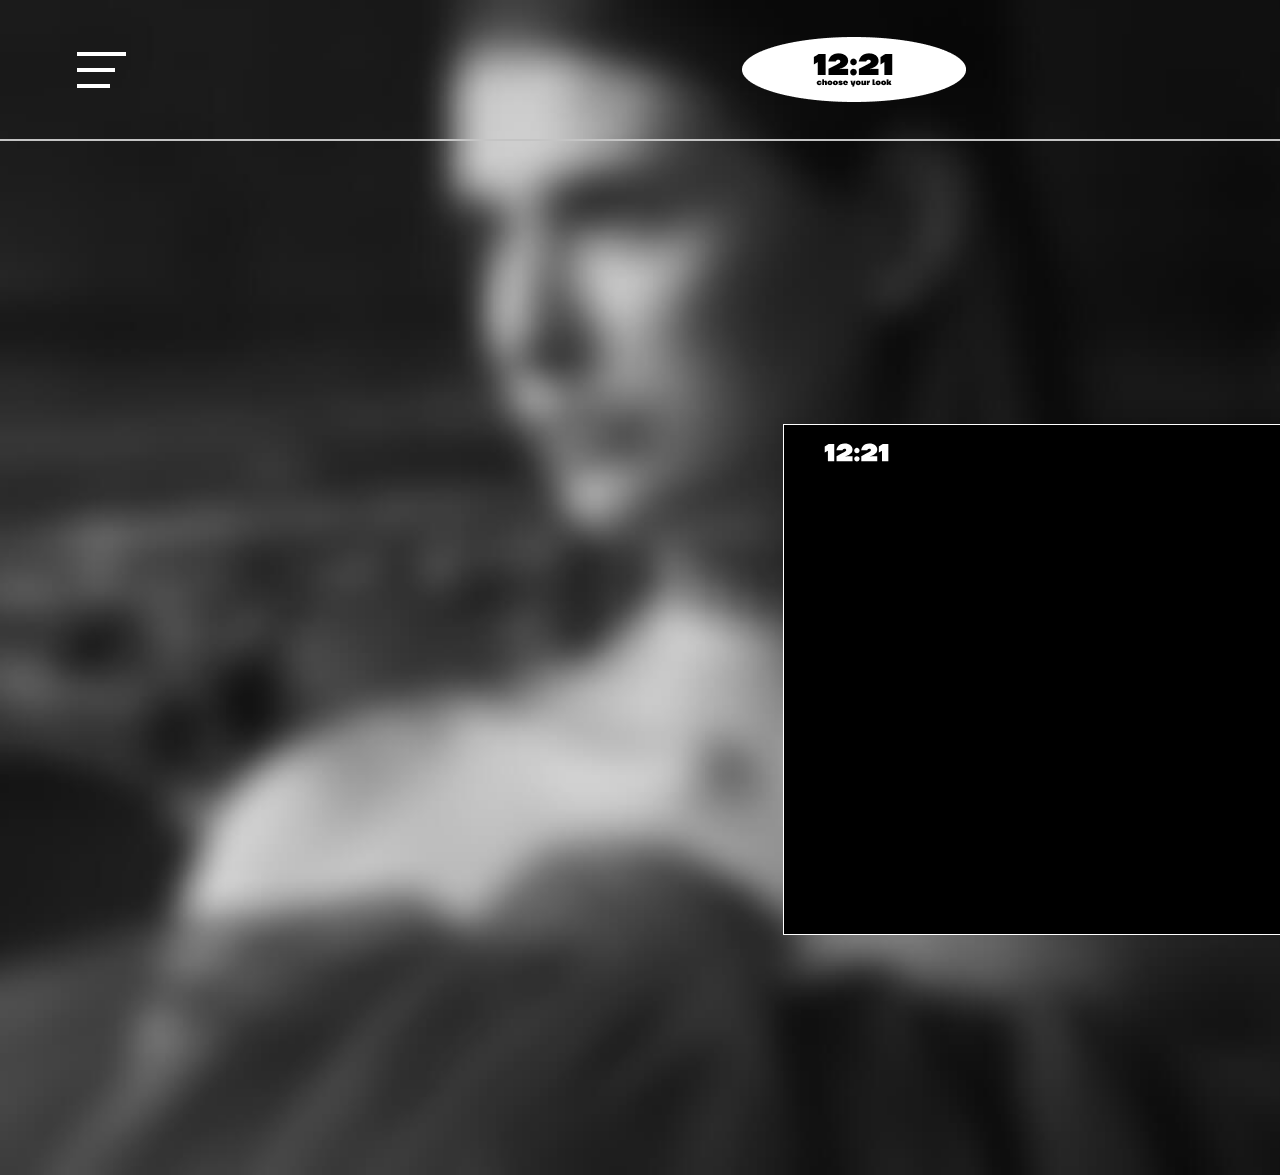
<file: js-animation/index.html>
<!DOCTYPE html>
<html lang="ru">

<head>
  <meta charset="UTF-8">
  <meta name="viewport" content="width=device-width, initial-scale=1.0">
  <title>Animation</title>
  <link rel="stylesheet" href="css/normalize.css">
  <link rel="stylesheet" href="css/style.css">
  <script src="gsap.min.js"></script>
</head>

<body>
  <div class="site">
    <div class="menu">
      <div class="menu__content">
        <div class="menu__header">
          <button onclick="cover()" class="menu__btn">
            <svg width="36" height="36" viewBox="0 0 36 36" fill="none" xmlns="http://www.w3.org/2000/svg">
              <rect width="46.4616" height="3.79279"
                transform="matrix(-0.716354 -0.697737 -0.716354 0.697737 36 32.418)" fill="white" />
              <path d="M33.2831 0.935638L0.000115673 33.3536L2.71709 36L36.0001 3.58201L33.2831 0.935638Z"
                fill="white" />
            </svg>
          </button>
        </div>
        <div class="menu__base base">
          <div class="container">
            <div class="base__content">
              <div class="base__left">
                <nav class="base__nav navigation">
                  <ul class="navigation__list">
                    <li class="navigation__item">
                      <a href="" class="navigation__link">
                        О нас
                      </a>
                    </li>
                    <li class="navigation__item">
                      <a href="" class="navigation__link">
                        Портфолию
                      </a>
                    </li>
                    <li class="navigation__item">
                      <a href="" class="navigation__link">
                        Создание стратегии
                      </a>
                    </li>
                    <li class="navigation__item">
                      <a href="" class="navigation__link">
                        Фотосъёмка
                      </a>
                    </li>
                    <li class="navigation__item">
                      <a href="" class="navigation__link">
                        Рутешь
                      </a>
                    </li>
                    <li class="navigation__item">
                      <a href="" class="navigation__link">
                        Аренда студии
                      </a>
                    </li>
                    <li class="navigation__item">
                      <a href="" class="navigation__link">
                        Контакты
                      </a>
                    </li>
                  </ul>
                </nav>
                <ul class="base__list">
                  <li class="base__item">
                    <a href="" class="base__social">
                      <svg width="59" height="59" viewBox="0 0 59 59" fill="none" xmlns="http://www.w3.org/2000/svg">
                        <path
                          d="M29.2223 0C13.0838 0 0 13.0832 0 29.2223C0 45.3614 13.0838 58.4446 29.2223 58.4446C45.3608 58.4446 58.4446 45.3614 58.4446 29.2223C58.4446 13.0832 45.3608 0 29.2223 0ZM44.0454 32.3828C45.4074 33.7131 46.8483 34.9651 48.071 36.4329C48.6127 37.0823 49.1233 37.7537 49.512 38.5088C50.0668 39.5857 49.5658 40.7665 48.602 40.8305L42.6152 40.8293C41.069 40.9572 39.8386 40.3336 38.8012 39.2765C37.9731 38.4341 37.2048 37.5343 36.4072 36.6631C36.0814 36.3056 35.7382 35.969 35.3292 35.7041C34.5131 35.1732 33.804 35.3358 33.3364 36.1884C32.8599 37.056 32.7511 38.0174 32.7056 38.983C32.6405 40.3946 32.2148 40.7635 30.7983 40.8299C27.7718 40.9716 24.9001 40.5124 22.2311 38.9866C19.8765 37.6407 18.0541 35.7412 16.4661 33.5905C13.3738 29.3981 11.0055 24.7966 8.8776 20.0631C8.39868 18.997 8.74905 18.4266 9.92511 18.4045C11.879 18.3668 13.833 18.3716 15.7869 18.4027C16.5821 18.4153 17.1083 18.8703 17.4138 19.6206C18.4697 22.2185 19.7641 24.6902 21.3862 26.9826C21.8185 27.593 22.2598 28.2017 22.8881 28.6328C23.5817 29.1087 24.1103 28.9514 24.4373 28.1772C24.6466 27.6851 24.7369 27.1589 24.7823 26.6316C24.9377 24.8253 24.9563 23.0197 24.6872 21.2206C24.5198 20.0948 23.8866 19.3677 22.7644 19.1549C22.1928 19.0467 22.2765 18.835 22.5545 18.5085C23.037 17.9441 23.489 17.595 24.3925 17.595L31.1565 17.5938C32.2225 17.803 32.4617 18.2813 32.6064 19.3552L32.6124 26.8719C32.5998 27.2875 32.821 28.5192 33.5672 28.7912C34.1651 28.9885 34.5597 28.509 34.9173 28.1305C36.5394 26.4092 37.6951 24.3775 38.7301 22.2747C39.1869 21.3474 39.5809 20.3877 39.9635 19.4263C40.2481 18.7154 40.6906 18.3656 41.493 18.3776L48.0065 18.3854C48.1984 18.3854 48.3933 18.3872 48.5834 18.4201C49.6812 18.6078 49.9819 19.0801 49.6423 20.151C49.1078 21.8335 48.0692 23.2349 47.054 24.64C45.9658 26.1443 44.8053 27.596 43.7279 29.1069C42.7378 30.488 42.8161 31.1834 44.0454 32.3828Z"
                          fill="#CACACA" />
                      </svg>
                    </a>
                  </li>
                  <li class="base__item">
                    <a href="" class="base__social">
                      <svg width="60" height="59" viewBox="0 0 60 59" fill="none" xmlns="http://www.w3.org/2000/svg">
                        <g clip-path="url(#clip0)">
                          <path
                            d="M24.4817 29.2223C24.4817 32.3115 26.9858 34.8156 30.075 34.8156C33.1642 34.8156 35.6683 32.3115 35.6683 29.2223C35.6683 26.1331 33.1642 23.629 30.075 23.629C26.9858 23.629 24.4817 26.1331 24.4817 29.2223Z"
                            fill="#CACACA" />
                          <path
                            d="M16.994 19.3259C17.2629 18.5974 17.6919 17.9379 18.2492 17.3966C18.7906 16.8392 19.4496 16.4102 20.1786 16.1414C20.7699 15.9117 21.6581 15.6384 23.2941 15.5639C25.0639 15.4832 25.5945 15.4658 30.0749 15.4658C34.5557 15.4658 35.0863 15.4828 36.8556 15.5635C38.4916 15.6384 39.3803 15.9117 39.9711 16.1414C40.7001 16.4102 41.3596 16.8392 41.9005 17.3966C42.4579 17.9379 42.8868 18.5969 43.1561 19.3259C43.3858 19.9172 43.6591 20.8059 43.7336 22.4419C43.8143 24.2112 43.8317 24.7418 43.8317 29.2226C43.8317 33.703 43.8143 34.2336 43.7336 36.0034C43.6591 37.6394 43.3858 38.5276 43.1561 39.1189C42.8868 39.8479 42.4583 40.5069 41.9009 41.0483C41.3596 41.6056 40.7006 42.0346 39.9715 42.3035C39.3803 42.5335 38.4916 42.8069 36.8556 42.8813C35.0863 42.962 34.5561 42.979 30.0753 42.979C25.594 42.979 25.0634 42.962 23.2946 42.8813C21.6586 42.8069 20.7699 42.5335 20.1786 42.3035C18.7152 41.739 17.5585 40.5823 16.994 39.1189C16.7644 38.5276 16.4911 37.6394 16.4162 36.0034C16.3354 34.2336 16.3185 33.703 16.3185 29.2226C16.3185 24.7418 16.3354 24.2112 16.4162 22.4419C16.4906 20.8059 16.764 19.9172 16.994 19.3259ZM30.0749 37.8387C34.8339 37.8387 38.6918 33.9812 38.6918 29.2222C38.6918 24.4631 34.8339 20.6057 30.0749 20.6057C25.3163 20.6057 21.4584 24.4631 21.4584 29.2222C21.4584 33.9812 25.3163 37.8387 30.0749 37.8387ZM21.1177 22.2787C22.2298 22.2787 23.1314 21.3771 23.1314 20.265C23.1314 19.1529 22.2298 18.2513 21.1177 18.2513C20.0056 18.2513 19.104 19.1529 19.104 20.265C19.1045 21.3771 20.0056 22.2787 21.1177 22.2787Z"
                            fill="#CACACA" />
                          <path
                            d="M30.075 0C46.2115 0 59.2972 13.0857 59.2972 29.2223C59.2972 45.3588 46.2115 58.4446 30.075 58.4446C13.9384 58.4446 0.852673 45.3588 0.852673 29.2223C0.852673 13.0857 13.9384 0 30.075 0ZM13.3962 36.1404C13.4773 37.9266 13.7614 39.1462 14.1761 40.2136C15.0478 42.4676 16.8296 44.2494 19.0836 45.1212C20.1506 45.5359 21.3706 45.8195 23.1564 45.9011C24.9458 45.9826 25.5174 46.0023 30.0745 46.0023C34.632 46.0023 35.2032 45.9826 36.993 45.9011C38.7789 45.8195 39.9988 45.5359 41.0659 45.1212C42.186 44.6998 43.1999 44.0394 44.0382 43.1855C44.8917 42.3477 45.552 41.3333 45.9734 40.2136C46.3881 39.1466 46.6721 37.9266 46.7533 36.1408C46.8358 34.351 46.8549 33.7794 46.8549 29.2223C46.8549 24.6652 46.8358 24.0936 46.7537 22.3042C46.6726 20.5179 46.389 19.2984 45.9743 18.2309C45.5529 17.1113 44.8921 16.0969 44.0382 15.259C43.2004 14.4051 42.186 13.7448 41.0663 13.3234C39.9988 12.9087 38.7793 12.6251 36.993 12.5435C35.2037 12.4619 34.632 12.4423 30.075 12.4423C25.5179 12.4423 24.9463 12.4619 23.1569 12.544C21.3706 12.6251 20.1511 12.9087 19.0836 13.3229C17.964 13.7443 16.9495 14.4051 16.1113 15.259C15.2578 16.0973 14.597 17.1113 14.1761 18.2309C13.7609 19.2984 13.4773 20.5179 13.3957 22.3042C13.3141 24.0936 13.295 24.6652 13.295 29.2223C13.295 33.7794 13.3141 34.351 13.3962 36.1404Z"
                            fill="#CACACA" />
                        </g>
                        <defs>
                          <clipPath id="clip0">
                            <rect width="58.4446" height="58.4446" fill="white"
                              transform="matrix(-1 0 0 1 59.2972 0)" />
                          </clipPath>
                        </defs>
                      </svg>
                    </a>
                  </li>
                  <li class="base__item">
                    <a href="" class="base__social">
                      <svg width="60" height="59" viewBox="0 0 60 59" fill="none" xmlns="http://www.w3.org/2000/svg">
                        <path
                          d="M29.9278 0.117188C13.8556 0.117188 0.705566 13.2907 0.705566 29.5155C0.705566 44.1853 11.4009 56.3613 25.3691 58.5618V38.024H17.9467V29.5155H25.3691V23.0315C25.3691 15.6672 29.7233 11.6183 36.4152 11.6183C39.6004 11.6183 42.9317 12.1758 42.9317 12.1758V19.4227H39.2497C35.6262 19.4227 34.4865 21.6818 34.4865 23.9997V29.5155H42.6103L41.2953 38.024H34.4865V58.5618C41.3725 57.4699 47.6429 53.9423 52.1657 48.6158C56.6885 43.2893 59.1657 36.5149 59.1501 29.5155C59.1501 13.2907 46 0.117188 29.9278 0.117188Z"
                          fill="#CACACA" />
                      </svg>
                    </a>
                  </li>
                </ul>
              </div>
              <div class="base__right">
                <div class="base__cases cases">
                  <h3 class="cases__title">
                    Кейсы
                  </h3>
                  <ul class="cases__list">
                    <li class="cases__item">
                      <a href="#" class="cases__link">
                        Уста к устам
                      </a>
                    </li>
                    <li class="cases__item">
                      <a href="#" class="cases__link">
                        Zara
                      </a>
                    </li>
                    <li class="cases__item">
                      <a href="#" class="cases__link">
                        New Balance
                      </a>
                    </li>
                    <li class="cases__item">
                      <a href="#" class="cases__link">
                        Levi's
                      </a>
                    </li>
                    <li class="cases__item">
                      <a href="#" class="cases__link">
                        Rains
                      </a>
                    </li>
                    <li class="cases__item">
                      <a href="#" class="cases__link">
                        Abercrombie & Fitch
                      </a>
                    </li>
                    <li class="cases__item">
                      <a href="#" class="cases__link">
                        Massimo Dutti
                      </a>
                    </li>
                  </ul>
                </div>
                <div class="base__partners partners">
                  <h3 class="partners__title">
                    Партнерам
                  </h3>
                  <ul class="partners__list">
                    <li class="partners__item">
                      <a href="#" class="partners__link">
                        Условия партнерсва
                      </a>
                    </li>
                    <li class="partners__item">
                      <a href="#" class="partners__link">
                        Статистика
                      </a>
                    </li>
                    <li class="partners__item">
                      <a href="#" class="partners__link">
                        О нас
                      </a>
                    </li>
                  </ul>
                </div>
              </div>
            </div>
          </div>
        </div>
      </div>
    </div>
    <header class="header">
      <div class="header__content">
        <div class="header__right">
          <button onclick="burger()" class="header__btn burger">
            <span class="burger__line"></span>
            <span class="burger__line"></span>
            <span class="burger__line"></span>
          </button>
          <img src="img/logo.png" alt="Логотив 12:21" class="header__logo">
          <a href="№" class="header__link">
            Вход
          </a>
        </div>
        <div class="header__goods">
          <a href="№" class="header__link header__link-service">
            Услуги
            <svg width="41" height="16" viewBox="0 0 41 16" fill="none" xmlns="http://www.w3.org/2000/svg">
              <path
                d="M40.7071 8.70711C41.0976 8.31659 41.0976 7.68342 40.7071 7.2929L34.3431 0.928935C33.9526 0.538411 33.3195 0.538411 32.9289 0.928935C32.5384 1.31946 32.5384 1.95262 32.9289 2.34315L38.5858 8L32.9289 13.6569C32.5384 14.0474 32.5384 14.6805 32.9289 15.0711C33.3195 15.4616 33.9526 15.4616 34.3431 15.0711L40.7071 8.70711ZM-8.74228e-08 9L40 9L40 7L8.74228e-08 7L-8.74228e-08 9Z"
                fill="white" />
            </svg>
          </a>
        </div>
      </div>
    </header>
    <main>
      <section class="hero">
        <div class="container">
          <div class="hero__content">
            <div class="hero__left">
              <h2 class="hero__title">
                Создадим имидж вашему бренду
              </h2>
              <p class="hero__descr">
                Все этапы создания контента. От&nbsp;фотосессии до&nbsp;пре-пресса.
              </p>
              <button class="hero__btn">
                Ознакомиться
              </button>
            </div>
            <div class="hero__right pictures">
              <div class="pictures__author">
                <p class="pictures__name">
                  Автор фото: Сергей Журавлёв.
                  <a href="" class="pictures__link">
                    Портфолио автора.
                  </a>
                </p>
              </div>
              <div class="pictures__content">
                <div class="pictures__container">
                  <div class="pictures__header">
                    <svg class="pictures__logo" width="64" height="19" viewBox="0 0 64 19" fill="none"
                      xmlns="http://www.w3.org/2000/svg">
                      <path
                        d="M0.72 9.6V3.6L4.56 1.2H10.08V18H3.84V7.68L0.72 9.6ZM12.3713 18V13.08L18.1313 10.08C19.7473 9.248 20.7713 8.656 21.2033 8.304C21.6353 7.936 21.8513 7.528 21.8513 7.08C21.8513 6.728 21.6993 6.424 21.3953 6.168C21.1073 5.896 20.6993 5.76 20.1713 5.76C19.4673 5.76 18.9393 6 18.5872 6.48C18.4433 6.672 18.3313 6.912 18.2513 7.2H12.2513C12.4753 6 12.9073 4.92 13.5473 3.96C15.0353 1.8 17.3233 0.719999 20.4113 0.719999C22.7793 0.719999 24.6513 1.296 26.0273 2.448C27.4033 3.584 28.0913 4.968 28.0913 6.6C28.0913 7.336 27.9393 8.032 27.6353 8.688C27.3313 9.344 26.9633 9.888 26.5312 10.32C26.1153 10.736 25.6273 11.12 25.0673 11.472C24.5073 11.824 24.0353 12.088 23.6512 12.264C23.2833 12.424 22.9153 12.568 22.5473 12.696L22.0913 12.84L21.6113 12.96L21.2513 13.08V13.344L22.9313 13.08H28.0913V18H12.3713ZM29.7619 15.72C29.7619 15 30.0179 14.384 30.5299 13.872C31.0579 13.344 31.6819 13.08 32.4019 13.08C33.1059 13.08 33.7219 13.344 34.2499 13.872C34.7779 14.4 35.0419 15.016 35.0419 15.72C35.0419 16.44 34.7779 17.064 34.2499 17.592C33.7379 18.104 33.1219 18.36 32.4019 18.36C31.6659 18.36 31.0419 18.104 30.5299 17.592C30.0179 17.08 29.7619 16.456 29.7619 15.72ZM29.7619 7.56C29.7619 6.84 30.0179 6.224 30.5299 5.712C31.0579 5.184 31.6819 4.92 32.4019 4.92C33.1059 4.92 33.7219 5.184 34.2499 5.712C34.7779 6.24 35.0419 6.856 35.0419 7.56C35.0419 8.28 34.7779 8.904 34.2499 9.432C33.7379 9.944 33.1219 10.2 32.4019 10.2C31.6659 10.2 31.0419 9.944 30.5299 9.432C30.0179 8.92 29.7619 8.296 29.7619 7.56ZM36.7228 18V13.08L42.4828 10.08C44.0988 9.248 45.1228 8.656 45.5548 8.304C45.9868 7.936 46.2028 7.528 46.2028 7.08C46.2028 6.728 46.0508 6.424 45.7468 6.168C45.4588 5.896 45.0508 5.76 44.5228 5.76C43.8188 5.76 43.2908 6 42.9388 6.48C42.7948 6.672 42.6828 6.912 42.6028 7.2H36.6028C36.8268 6 37.2588 4.92 37.8988 3.96C39.3868 1.8 41.6748 0.719999 44.7628 0.719999C47.1308 0.719999 49.0028 1.296 50.3788 2.448C51.7548 3.584 52.4428 4.968 52.4428 6.6C52.4428 7.336 52.2908 8.032 51.9868 8.688C51.6828 9.344 51.3148 9.888 50.8828 10.32C50.4668 10.736 49.9788 11.12 49.4188 11.472C48.8588 11.824 48.3868 12.088 48.0028 12.264C47.6348 12.424 47.2668 12.568 46.8988 12.696L46.4428 12.84L45.9628 12.96L45.6028 13.08V13.344L47.2828 13.08H52.4428V18H36.7228ZM53.9934 9.6V3.6L57.8334 1.2H63.3534V18H57.1134V7.68L53.9934 9.6Z"
                        fill="white" />
                    </svg>
                    <ul class="pictures__list social">
                      <li class="social__item">
                        <a href="#" class="social__svg">
                          <svg width="59" height="59" viewBox="0 0 59 59" fill="none"
                            xmlns="http://www.w3.org/2000/svg">
                            <path
                              d="M29.2223 0C13.0838 0 0 13.0832 0 29.2223C0 45.3614 13.0838 58.4446 29.2223 58.4446C45.3608 58.4446 58.4446 45.3614 58.4446 29.2223C58.4446 13.0832 45.3608 0 29.2223 0ZM44.0454 32.3828C45.4074 33.7131 46.8483 34.9651 48.071 36.4329C48.6127 37.0823 49.1233 37.7537 49.512 38.5088C50.0668 39.5857 49.5658 40.7665 48.602 40.8305L42.6152 40.8293C41.069 40.9572 39.8386 40.3336 38.8012 39.2765C37.9731 38.4341 37.2048 37.5343 36.4072 36.6631C36.0814 36.3056 35.7382 35.969 35.3292 35.7041C34.5131 35.1732 33.804 35.3358 33.3364 36.1884C32.8599 37.056 32.7511 38.0174 32.7056 38.983C32.6405 40.3946 32.2148 40.7635 30.7983 40.8299C27.7718 40.9716 24.9001 40.5124 22.2311 38.9866C19.8765 37.6407 18.0541 35.7412 16.4661 33.5905C13.3738 29.3981 11.0055 24.7966 8.8776 20.0631C8.39868 18.997 8.74905 18.4266 9.92511 18.4045C11.879 18.3668 13.833 18.3716 15.7869 18.4027C16.5821 18.4153 17.1083 18.8703 17.4138 19.6206C18.4697 22.2185 19.7641 24.6902 21.3862 26.9826C21.8185 27.593 22.2598 28.2017 22.8881 28.6328C23.5817 29.1087 24.1103 28.9514 24.4373 28.1772C24.6466 27.6851 24.7369 27.1589 24.7823 26.6316C24.9377 24.8253 24.9563 23.0197 24.6872 21.2206C24.5198 20.0948 23.8866 19.3677 22.7644 19.1549C22.1928 19.0467 22.2765 18.835 22.5545 18.5085C23.037 17.9441 23.489 17.595 24.3925 17.595L31.1565 17.5938C32.2225 17.803 32.4617 18.2813 32.6064 19.3552L32.6124 26.8719C32.5998 27.2875 32.821 28.5192 33.5672 28.7912C34.1651 28.9885 34.5597 28.509 34.9173 28.1305C36.5394 26.4092 37.6951 24.3775 38.7301 22.2747C39.1869 21.3474 39.5809 20.3877 39.9635 19.4263C40.2481 18.7154 40.6906 18.3656 41.493 18.3776L48.0065 18.3854C48.1984 18.3854 48.3933 18.3872 48.5834 18.4201C49.6812 18.6078 49.9819 19.0801 49.6423 20.151C49.1078 21.8335 48.0692 23.2349 47.054 24.64C45.9658 26.1443 44.8053 27.596 43.7279 29.1069C42.7378 30.488 42.8161 31.1834 44.0454 32.3828Z"
                              fill="#CACACA" />
                          </svg>
                        </a>
                      </li>
                      <li class="social__item">
                        <a href="#" class="social__svg">
                          <svg width="60" height="59" viewBox="0 0 60 59" fill="none"
                            xmlns="http://www.w3.org/2000/svg">
                            <g clip-path="url(#clip0)">
                              <path
                                d="M24.4817 29.2223C24.4817 32.3115 26.9858 34.8156 30.075 34.8156C33.1642 34.8156 35.6683 32.3115 35.6683 29.2223C35.6683 26.1331 33.1642 23.629 30.075 23.629C26.9858 23.629 24.4817 26.1331 24.4817 29.2223Z"
                                fill="#CACACA" />
                              <path
                                d="M16.994 19.3259C17.2629 18.5974 17.6919 17.9379 18.2492 17.3966C18.7906 16.8392 19.4496 16.4102 20.1786 16.1414C20.7699 15.9117 21.6581 15.6384 23.2941 15.5639C25.0639 15.4832 25.5945 15.4658 30.0749 15.4658C34.5557 15.4658 35.0863 15.4828 36.8556 15.5635C38.4916 15.6384 39.3803 15.9117 39.9711 16.1414C40.7001 16.4102 41.3596 16.8392 41.9005 17.3966C42.4579 17.9379 42.8868 18.5969 43.1561 19.3259C43.3858 19.9172 43.6591 20.8059 43.7336 22.4419C43.8143 24.2112 43.8317 24.7418 43.8317 29.2226C43.8317 33.703 43.8143 34.2336 43.7336 36.0034C43.6591 37.6394 43.3858 38.5276 43.1561 39.1189C42.8868 39.8479 42.4583 40.5069 41.9009 41.0483C41.3596 41.6056 40.7006 42.0346 39.9715 42.3035C39.3803 42.5335 38.4916 42.8069 36.8556 42.8813C35.0863 42.962 34.5561 42.979 30.0753 42.979C25.594 42.979 25.0634 42.962 23.2946 42.8813C21.6586 42.8069 20.7699 42.5335 20.1786 42.3035C18.7152 41.739 17.5585 40.5823 16.994 39.1189C16.7644 38.5276 16.4911 37.6394 16.4162 36.0034C16.3354 34.2336 16.3185 33.703 16.3185 29.2226C16.3185 24.7418 16.3354 24.2112 16.4162 22.4419C16.4906 20.8059 16.764 19.9172 16.994 19.3259ZM30.0749 37.8387C34.8339 37.8387 38.6918 33.9812 38.6918 29.2222C38.6918 24.4631 34.8339 20.6057 30.0749 20.6057C25.3163 20.6057 21.4584 24.4631 21.4584 29.2222C21.4584 33.9812 25.3163 37.8387 30.0749 37.8387ZM21.1177 22.2787C22.2298 22.2787 23.1314 21.3771 23.1314 20.265C23.1314 19.1529 22.2298 18.2513 21.1177 18.2513C20.0056 18.2513 19.104 19.1529 19.104 20.265C19.1045 21.3771 20.0056 22.2787 21.1177 22.2787Z"
                                fill="#CACACA" />
                              <path
                                d="M30.075 0C46.2115 0 59.2972 13.0857 59.2972 29.2223C59.2972 45.3588 46.2115 58.4446 30.075 58.4446C13.9384 58.4446 0.852673 45.3588 0.852673 29.2223C0.852673 13.0857 13.9384 0 30.075 0ZM13.3962 36.1404C13.4773 37.9266 13.7614 39.1462 14.1761 40.2136C15.0478 42.4676 16.8296 44.2494 19.0836 45.1212C20.1506 45.5359 21.3706 45.8195 23.1564 45.9011C24.9458 45.9826 25.5174 46.0023 30.0745 46.0023C34.632 46.0023 35.2032 45.9826 36.993 45.9011C38.7789 45.8195 39.9988 45.5359 41.0659 45.1212C42.186 44.6998 43.1999 44.0394 44.0382 43.1855C44.8917 42.3477 45.552 41.3333 45.9734 40.2136C46.3881 39.1466 46.6721 37.9266 46.7533 36.1408C46.8358 34.351 46.8549 33.7794 46.8549 29.2223C46.8549 24.6652 46.8358 24.0936 46.7537 22.3042C46.6726 20.5179 46.389 19.2984 45.9743 18.2309C45.5529 17.1113 44.8921 16.0969 44.0382 15.259C43.2004 14.4051 42.186 13.7448 41.0663 13.3234C39.9988 12.9087 38.7793 12.6251 36.993 12.5435C35.2037 12.4619 34.632 12.4423 30.075 12.4423C25.5179 12.4423 24.9463 12.4619 23.1569 12.544C21.3706 12.6251 20.1511 12.9087 19.0836 13.3229C17.964 13.7443 16.9495 14.4051 16.1113 15.259C15.2578 16.0973 14.597 17.1113 14.1761 18.2309C13.7609 19.2984 13.4773 20.5179 13.3957 22.3042C13.3141 24.0936 13.295 24.6652 13.295 29.2223C13.295 33.7794 13.3141 34.351 13.3962 36.1404Z"
                                fill="#CACACA" />
                            </g>
                            <defs>
                              <clipPath id="clip0">
                                <rect width="58.4446" height="58.4446" fill="white"
                                  transform="matrix(-1 0 0 1 59.2972 0)" />
                              </clipPath>
                            </defs>
                          </svg>
                        </a>
                      </li>
                      <li class="social__item">
                        <a href="#" class="social__svg">
                          <svg width="60" height="59" viewBox="0 0 60 59" fill="none"
                            xmlns="http://www.w3.org/2000/svg">
                            <path
                              d="M29.9278 0.117188C13.8556 0.117188 0.705566 13.2907 0.705566 29.5155C0.705566 44.1853 11.4009 56.3613 25.3691 58.5618V38.024H17.9467V29.5155H25.3691V23.0315C25.3691 15.6672 29.7233 11.6183 36.4152 11.6183C39.6004 11.6183 42.9317 12.1758 42.9317 12.1758V19.4227H39.2497C35.6262 19.4227 34.4865 21.6818 34.4865 23.9997V29.5155H42.6103L41.2953 38.024H34.4865V58.5618C41.3725 57.4699 47.6429 53.9423 52.1657 48.6158C56.6885 43.2893 59.1657 36.5149 59.1501 29.5155C59.1501 13.2907 46 0.117188 29.9278 0.117188Z"
                              fill="#CACACA" />
                          </svg>
                        </a>
                      </li>
                    </ul>
                  </div>
                  <div class="pictures__wrap wrap">
                    <div class="wrap__left">
                      <img src="img/1.jpg" alt="">
                    </div>
                    <div class="wrap__right">
                      <img class="wrap__right-one" src="img/2.jpg" alt="">
                      <img class="wrap__right-two" src="img/3.jpg" alt="">
                    </div>
                  </div>
                </div>
                <div class="pictures__container"></div>
                <div class="pictures__container"></div>
                <div class="pictures__container"></div>
                <div class="pictures__container"></div>
              </div>
            </div>
          </div>
        </div>
      </section>
    </main>
  </div>
  <script defer>
    let tlSite = gsap.timeline()
    setTimeout(() => {

      tlSite.fromTo(".hero__title, .hero__btn", { opacity: 0, y: 50 }, { opacity: 0.7, duration: 1, y: 0 })
        .to(".hero__title, .hero__btn", { opacity: 1, duration: 0.8 }, 0.5)
        .fromTo(".hero__descr", { opacity: 0 }, { opacity: 1, duration: 0.8 }, 0.5)
        .fromTo(".wrap__left img", { opacity: 0 }, { opacity: 1, duration: 1 }, 0.7)
        .fromTo(".wrap__right-one", { opacity: 0 }, { opacity: 1, duration: 1 }, 0.9)
        .fromTo(".wrap__right-two", { opacity: 0 }, { opacity: 1, duration: 1 }, 1)
        .fromTo(".pictures__name", { opacity: 0 }, { opacity: 1, duration: 1 }, 1.2)
    }, 900)

    let tl
    let menu = document.querySelector('.menu');

    function burger() {

      if (!tl) {
        tl = gsap.timeline()
        tl.fromTo(".menu__header", { opacity: 0, y: -20 }, { y: 0, opacity: 1, duration: 1 })
          .fromTo(".menu__base", { opacity: 0, y: 50 }, { y: 0, opacity: 1, duration: 1 }, 0.2)
          .fromTo(".base__nav", { opacity: 0, y: 20 }, { y: 0, opacity: 1, duration: 1 }, 0.5)
          .fromTo(".base__list, .base__right", { opacity: 0, y: 50 }, { y: 0, opacity: 1, duration: 1 }, 1)
        menu.classList.add('menu-open')
      } else {
        menu.classList.add('menu-open')
        tl.play()
      }
    }

    function cover() {
      tl.reverse();
      setTimeout(() => {
        menu.classList.remove("menu-open");
      }, 2000);

    }
  </script>
</body>

</html>
</file>
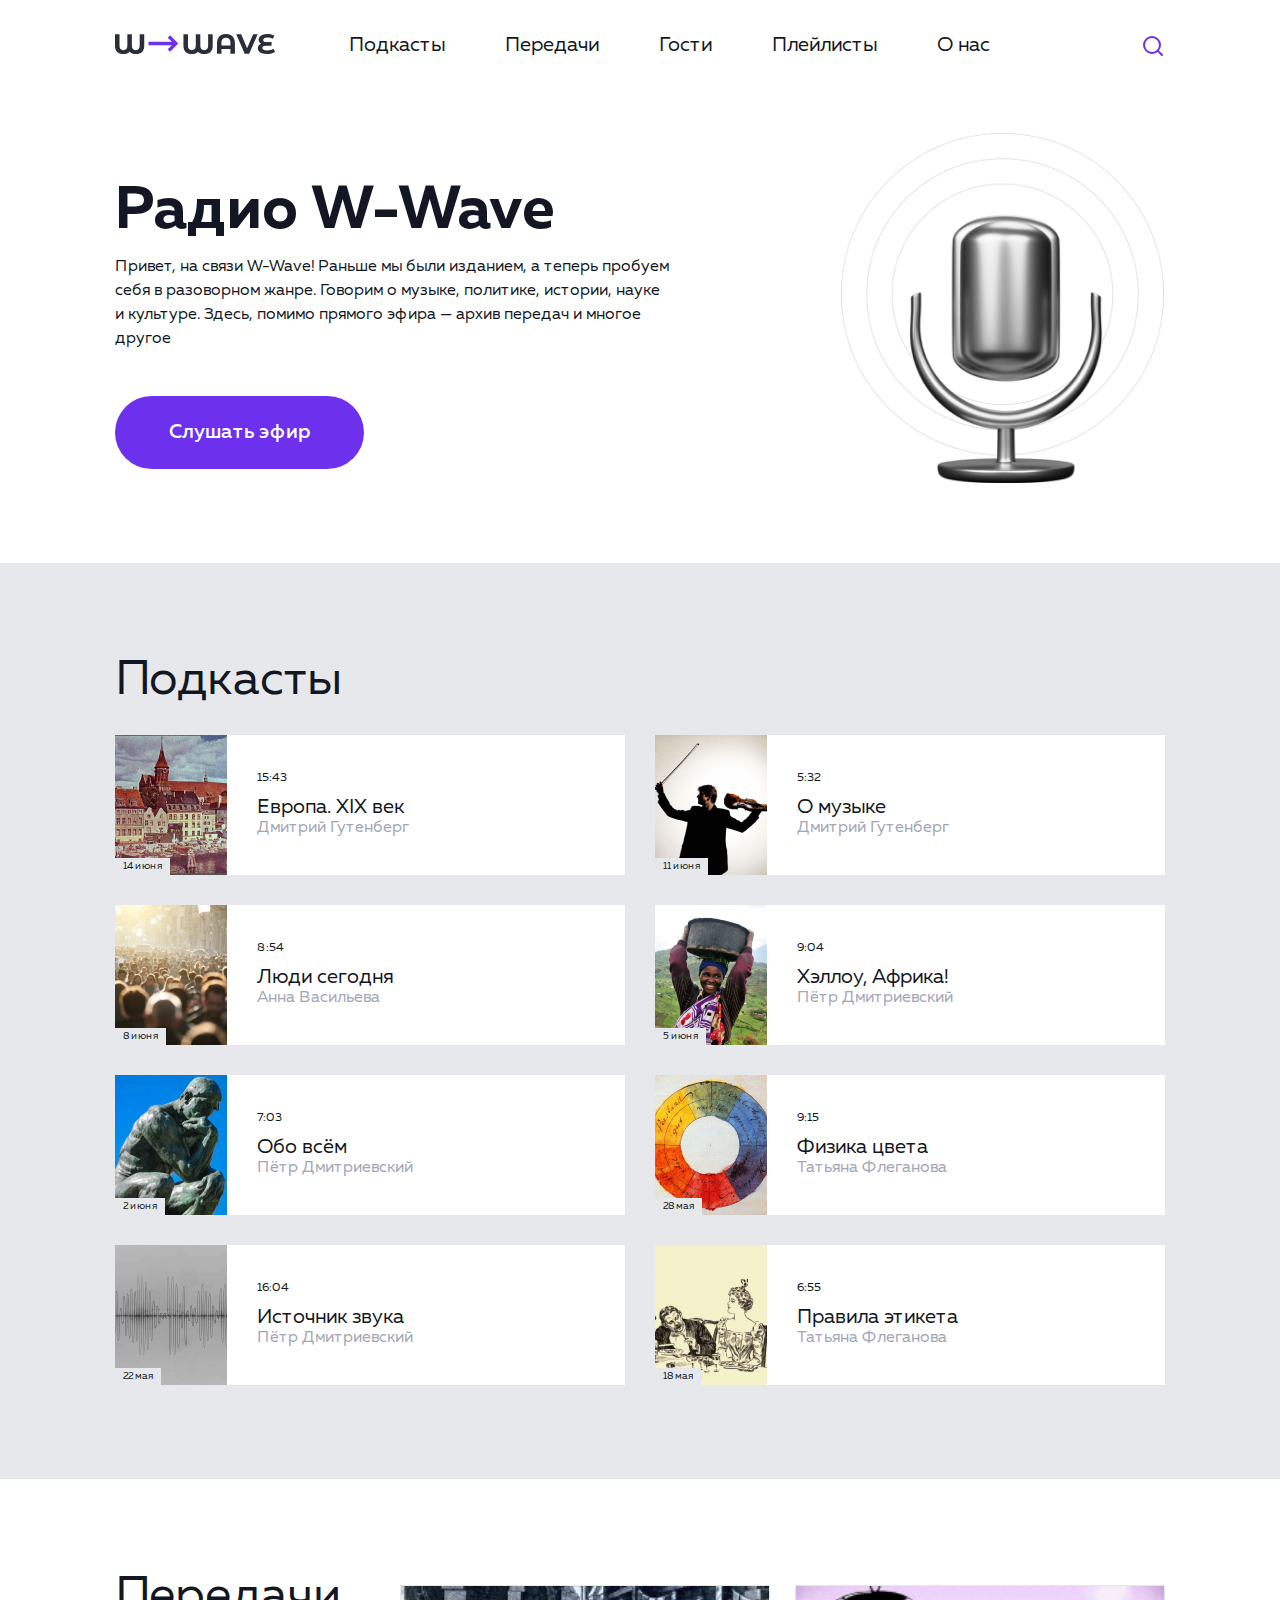
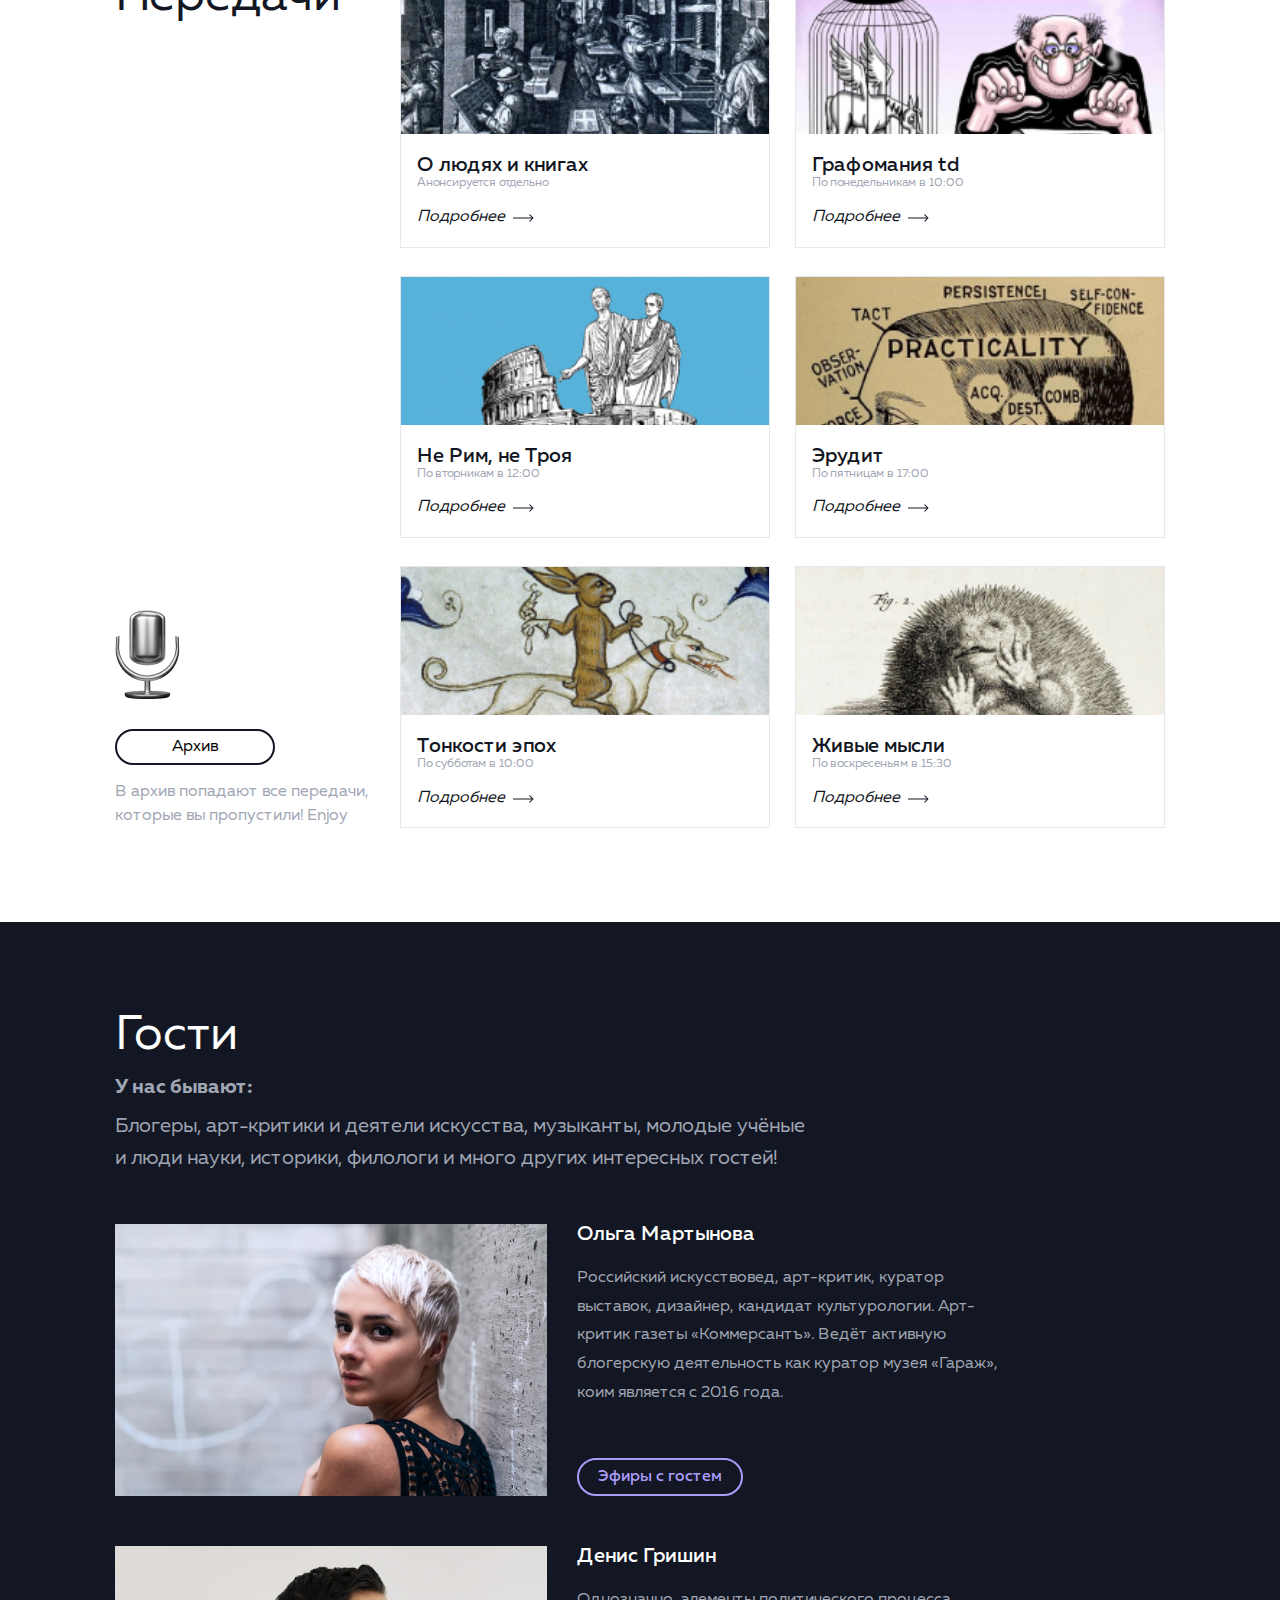
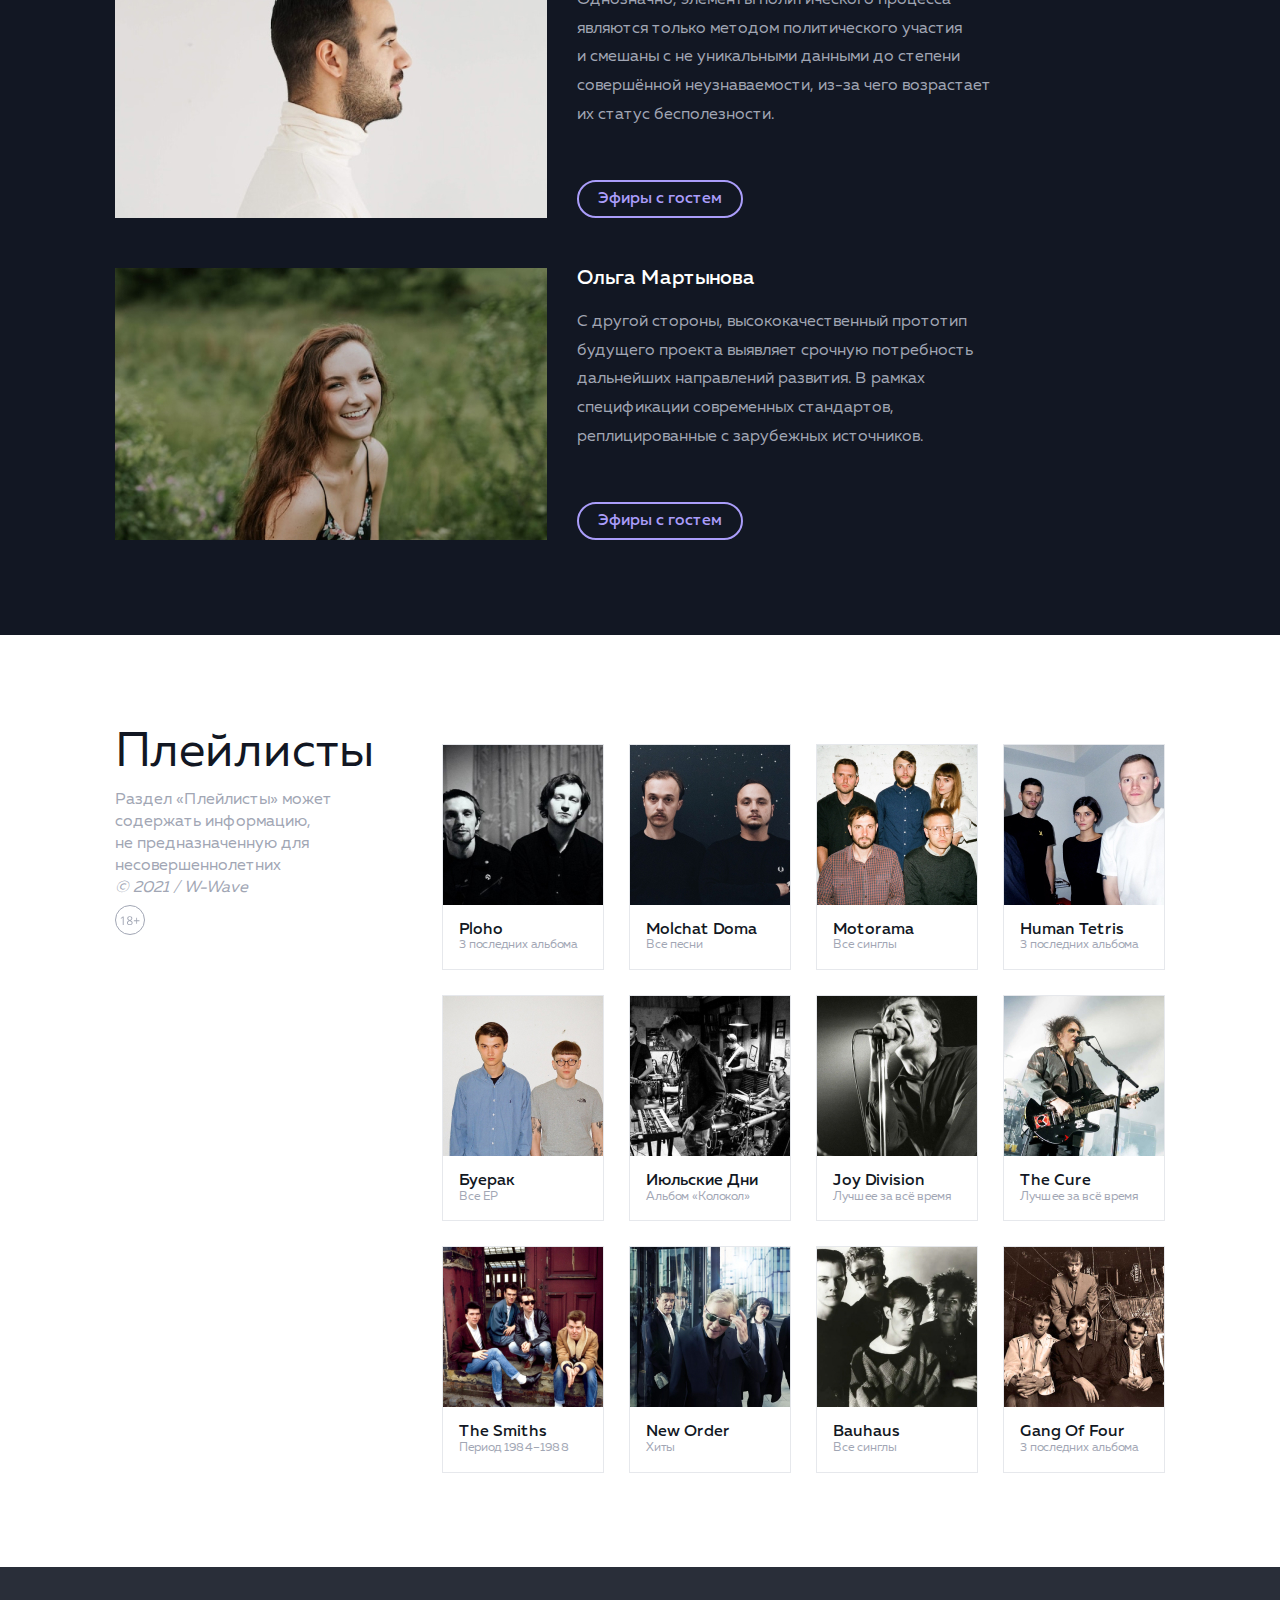
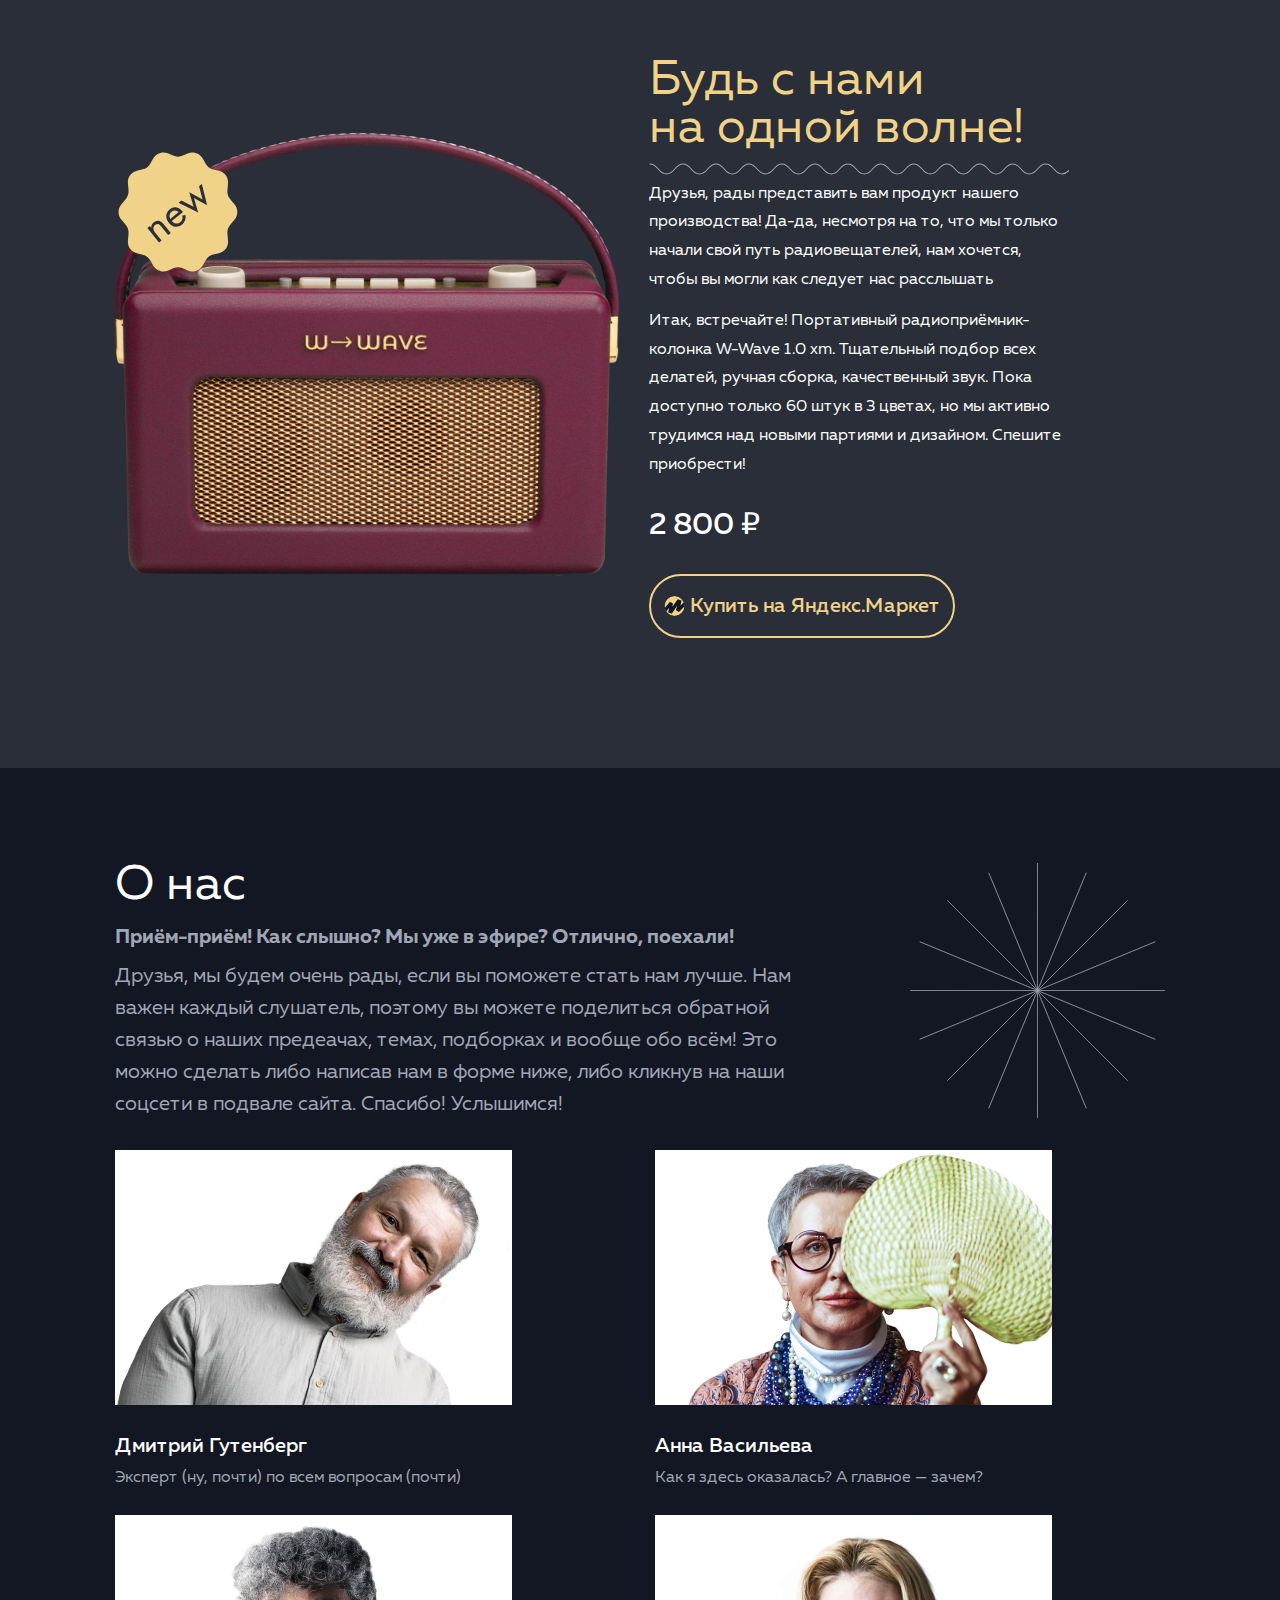
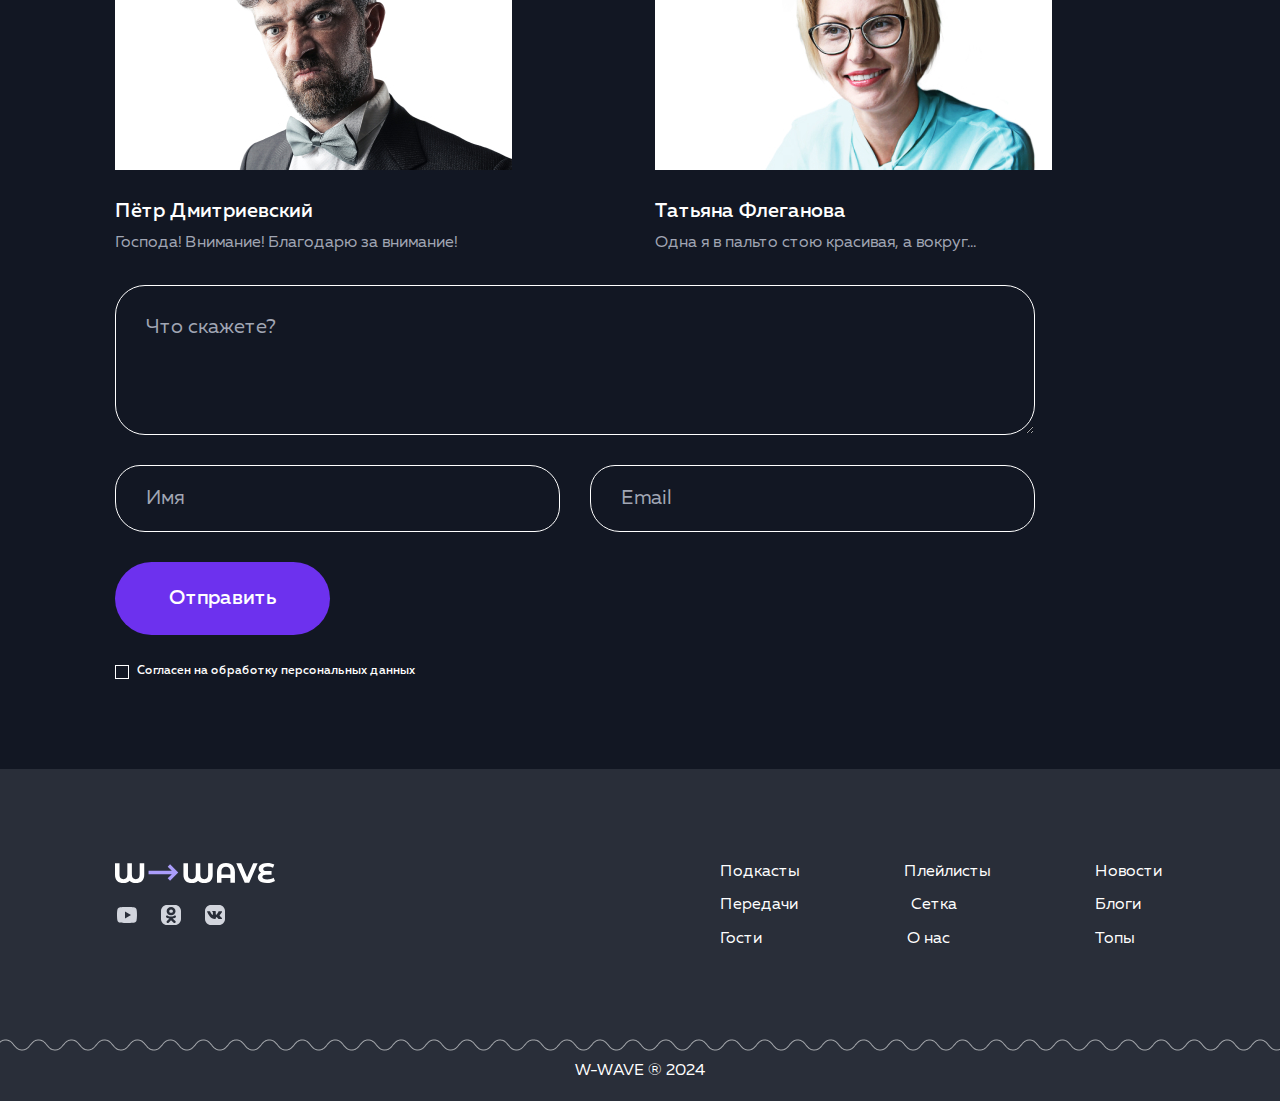
<file: project/index.html>
<!DOCTYPE html>
<html lang="ru">

<head>
  <meta charset="UTF-8">
  <meta name="viewport" content="width=device-width, initial-scale=1.0">
  <title>W-Wave</title>
  <link rel="icon" href="img/favicon.svg" type="image/svg+xml">
  <link rel="stylesheet" href="css/normalize.css">
  <link rel="stylesheet" href="css/style.css">
  <link rel="stylesheet" href="css/media.css">
</head>

<body>
  <header class="header">
    <div class="container header__container">
      <div class="header__content flex">
        <a href="#" class="header__logo">
          <svg width="160" height="20" viewBox="0 0 160 20" fill="none" xmlns="http://www.w3.org/2000/svg">
            <path
              d="M29.2408 0.331491V11.7403C29.2408 14.4291 28.5054 16.4825 27.0345 17.9006C25.5636 19.3002 23.4783 20 20.7786 20C19.438 20 18.2371 19.8066 17.1758 19.4199C16.1332 19.0331 15.2767 18.4899 14.6064 17.7901C13.9176 18.4899 13.0518 19.0331 12.0091 19.4199C10.9665 19.8066 9.78418 20 8.46224 20C5.76252 20 3.67721 19.3002 2.20633 17.9006C0.735443 16.4825 0 14.4291 0 11.7403V0.331491H4.52437V11.6022C4.52437 13.1676 4.8502 14.3278 5.50186 15.0829C6.15351 15.8195 7.12169 16.1878 8.40639 16.1878C11.0316 16.1878 12.3443 14.6593 12.3443 11.6022V0.331491H16.8686V11.6022C16.8686 14.6593 18.1906 16.1878 20.8344 16.1878C23.4038 16.1878 24.6885 14.6593 24.6885 11.6022V0.331491H29.2408Z"
              fill="#292E39" />
            <path
              d="M97.6867 0.331491V11.7403C97.6867 14.4291 96.9513 16.4825 95.4804 17.9006C94.0095 19.3002 91.9242 20 89.2245 20C87.8839 20 86.683 19.8066 85.6217 19.4199C84.5791 19.0331 83.7226 18.4899 83.0524 17.7901C82.3635 18.4899 81.4977 19.0331 80.455 19.4199C79.4124 19.8066 78.2301 20 76.9082 20C74.2084 20 72.1231 19.3002 70.6522 17.9006C69.1814 16.4825 68.4459 14.4291 68.4459 11.7403V0.331491H72.9703V11.6022C72.9703 13.1676 73.2961 14.3278 73.9478 15.0829C74.5994 15.8195 75.5676 16.1878 76.8523 16.1878C79.4775 16.1878 80.7902 14.6593 80.7902 11.6022V0.331491H85.3145V11.6022C85.3145 14.6593 86.6365 16.1878 89.2803 16.1878C91.8497 16.1878 93.1344 14.6593 93.1344 11.6022V0.331491H97.6867Z"
              fill="#292E39" />
            <path
              d="M110.957 0C112.763 0 114.337 0.349908 115.677 1.04972C117.018 1.74954 118.061 2.78085 118.805 4.14365C119.55 5.50644 119.922 7.1547 119.922 9.0884V19.6685H115.398V15.0276H106.461V19.6685H101.992V9.0884C101.992 7.1547 102.365 5.50644 103.11 4.14365C103.854 2.78085 104.897 1.74954 106.238 1.04972C107.578 0.349908 109.151 0 110.957 0ZM115.398 11.4365V8.67403C115.398 7.07182 114.998 5.86556 114.197 5.05525C113.396 4.22652 112.307 3.81216 110.93 3.81216C109.533 3.81216 108.435 4.22652 107.634 5.05525C106.852 5.86556 106.461 7.07182 106.461 8.67403V11.4365H115.398Z"
              fill="#292E39" />
            <path
              d="M142.638 0.331491L134.176 19.6685H129.708L121.273 0.331491H126.161L132.109 14.1436L138.142 0.331491H142.638Z"
              fill="#292E39" />
            <path
              d="M160 18.011C159.069 18.6372 157.896 19.1252 156.481 19.4751C155.085 19.825 153.595 20 152.013 20C150.039 20 148.363 19.7606 146.985 19.2818C145.608 18.7845 144.565 18.1031 143.857 17.2376C143.15 16.3536 142.796 15.3499 142.796 14.2265C142.796 13.1952 143.085 12.2836 143.662 11.4917C144.239 10.6998 145.03 10.1105 146.036 9.72376C145.273 9.3186 144.677 8.76611 144.248 8.0663C143.839 7.36648 143.634 6.58379 143.634 5.71823C143.634 4.66851 143.96 3.71087 144.612 2.8453C145.263 1.97974 146.25 1.28913 147.572 0.773481C148.894 0.257827 150.514 0 152.431 0C153.698 0 154.936 0.128913 156.146 0.38674C157.356 0.62615 158.408 0.957641 159.302 1.38121L158.045 4.80663C156.332 4.01473 154.517 3.61878 152.599 3.61878C151.147 3.61878 150.048 3.83978 149.303 4.28177C148.577 4.70534 148.214 5.28545 148.214 6.0221C148.214 6.7035 148.456 7.22836 148.94 7.59668C149.443 7.94659 150.197 8.12155 151.203 8.12155H156.537V11.6575H150.923C149.788 11.6575 148.912 11.8508 148.298 12.2376C147.684 12.6243 147.376 13.186 147.376 13.9227C147.376 14.6961 147.767 15.3039 148.549 15.7459C149.35 16.1694 150.57 16.3812 152.208 16.3812C153.362 16.3812 154.517 16.2339 155.671 15.9392C156.825 15.6262 157.803 15.1934 158.604 14.6409L160 18.011Z"
              fill="#292E39" />
            <path
              d="M56.8231 11.2023H33.5484V7.82997H56.8231L52.7019 3.67492L55.0671 1.29033L63.2258 9.51613L55.0671 17.7419L52.7019 15.3574L56.8231 11.2023Z"
              fill="#6D31EE" />
          </svg>
        </a>
        <nav class="header__nav">
          <ul class="header__list flex">
            <li class="header__item">
              <a href="" class="header__link">
                Подкасты
              </a>
            </li>
            <li class="header__item">
              <a href="" class="header__link">
                Передачи
              </a>
            </li>
            <li class="header__item">
              <a href="" class="header__link">
                Гости
              </a>
            </li>
            <li class="header__item">
              <a href="" class="header__link">
                Плейлисты
              </a>
            </li>
            <li class="header__item">
              <a href="" class="header__link">
                О&nbsp;нас
              </a>
            </li>
          </ul>
        </nav>
        <button class="header__btn">
          <svg width="24" height="24" viewBox="0 0 24 24" fill="none" xmlns="http://www.w3.org/2000/svg">
            <path
              d="M11 19C15.4183 19 19 15.4183 19 11C19 6.58172 15.4183 3 11 3C6.58172 3 3 6.58172 3 11C3 15.4183 6.58172 19 11 19Z"
              stroke="#6D31EE" stroke-width="2" stroke-linecap="round" stroke-linejoin="round" />
            <path d="M21 21L16.65 16.65" stroke="#6D31EE" stroke-width="2" stroke-linecap="round"
              stroke-linejoin="round" />
          </svg>
        </button>
      </div>
      <nav class="header__navigation">
        <ul class="header__list flex">
          <li class="header__item">
            <a href="" class="header__link">
              Подкасты
            </a>
          </li>
          <li class="header__item">
            <a href="" class="header__link">
              Передачи
            </a>
          </li>
          <li class="header__item">
            <a href="" class="header__link">
              Гости
            </a>
          </li>
          <li class="header__item">
            <a href="" class="header__link">
              Плейлисты
            </a>
          </li>
          <li class="header__item">
            <a href="" class="header__link">
              О&nbsp;нас
            </a>
          </li>
        </ul>
      </nav>
    </div>
  </header>

  <main>
    <section class="hero">
      <div class="container">
        <div class="hero__container flex">
          <div class="hero__content">
            <h1 class="hero__title">
              Радио&nbsp;W-Wave
            </h1>
            <p class="hero__descr">
              Привет, на&nbsp;связи W-Wave! Раньше мы&nbsp;были изданием, а&nbsp;теперь пробуем себя в&nbsp;разоворном
              жанре. Говорим о&nbsp;музыке, политике, истории, науке и&nbsp;культуре. Здесь, помимо прямого
              эфира&nbsp;&mdash; архив передач и&nbsp;многое другое
            </p>
            <button class="hero__btn">
              Слушать&nbsp;эфир
            </button>
          </div>
        </div>
      </div>
    </section>

    <section class="podcasts">
      <div class="container">
        <div class="podcasts__content">
          <h2 class="podcasts__title">
            Подкасты
          </h2>
          <ul class="podcasts__list flex">
            <li class="podcasts__item">
              <article class="podcasts__article flex">
                <span class="podcasts__date">
                  14 июня
                </span>
                <picture>
                  <source srcset="img/podcasts-1-mobile.jpg" media="(max-width:630px)">
                  <img class="podcasts__img" src="img/podcasts-1.png" alt=" Европа. XIX век">
                </picture>
                <div class="podcasts__info">
                  <span class="podcasts__time">
                    15:43
                  </span>
                  <h3 class="podcasts__name">
                    Европа. XIX век
                  </h3>
                  <p class="podcasts__speaker">
                    Дмитрий Гутенберг
                  </p>
                </div>
              </article>
            </li>
            <li class="podcasts__item">
              <article class="podcasts__article flex">
                <span class="podcasts__date">
                  11 июня
                </span>
                <picture>
                  <source srcset="img/podcasts-2-mobile.jpg" media="(max-width:630px)">
                  <img class="podcasts__img" src="img/podcasts-2.png" alt="О музыке">
                </picture>
                <div class="podcasts__info">
                  <span class="podcasts__time">
                    5:32
                  </span>
                  <h3 class="podcasts__name">
                    О музыке
                  </h3>
                  <p class="podcasts__speaker">
                    Дмитрий Гутенберг
                  </p>
                </div>
              </article>
            </li>
            <li class="podcasts__item">
              <article class="podcasts__article flex">
                <span class="podcasts__date">
                  8 июня
                </span>
                <picture>
                  <source srcset="img/podcasts-3-mobile.jpg" media="(max-width:630px)">
                  <img class="podcasts__img" src="img/podcasts-3.png" alt="Люди сегодня">
                </picture>
                <div class="podcasts__info">
                  <span class="podcasts__time">
                    8:54
                  </span>
                  <h3 class="podcasts__name">
                    Люди сегодня
                  </h3>
                  <p class="podcasts__speaker">
                    Анна Васильева
                  </p>
                </div>
              </article>
            </li>
            <li class="podcasts__item">
              <article class="podcasts__article flex">
                <span class="podcasts__date">
                  5 июня
                </span>
                <picture>
                  <source srcset="img/podcasts-4-mobile.jpg" media="(max-width:630px)">
                  <img class="podcasts__img" src="img/podcasts-4.png" alt=" Хэллоу, Африка!">
                </picture>
                <div class="podcasts__info">
                  <span class="podcasts__time">
                    9:04
                  </span>
                  <h3 class="podcasts__name">
                    Хэллоу, Африка!
                  </h3>
                  <p class="podcasts__speaker">
                    Пётр Дмитриевский
                  </p>
                </div>
              </article>
            </li>
            <li class="podcasts__item">
              <article class="podcasts__article flex">
                <span class="podcasts__date">
                  2 июня
                </span>
                <picture>
                  <source srcset="img/podcasts-5-mobile.jpg" media="(max-width:630px)">
                  <img class="podcasts__img" src="img/podcasts-5.png" alt="Обо всём">
                </picture>
                <div class="podcasts__info">
                  <span class="podcasts__time">
                    7:03
                  </span>
                  <h3 class="podcasts__name">
                    Обо всём
                  </h3>
                  <p class="podcasts__speaker">
                    Пётр Дмитриевский
                  </p>
                </div>
              </article>
            </li>
            <li class="podcasts__item">
              <article class="podcasts__article flex">
                <span class="podcasts__date">
                  28 мая
                </span>
                <picture>
                  <source srcset="img/podcasts-6-mobile.jpg" media="(max-width:630px)">
                  <img class="podcasts__img" src="img/podcasts-6.png" alt="Физика цвета">
                </picture>
                <div class="podcasts__info">
                  <span class="podcasts__time">
                    9:15
                  </span>
                  <h3 class="podcasts__name">
                    Физика цвета
                  </h3>
                  <p class="podcasts__speaker">
                    Татьяна Флеганова
                  </p>
                </div>
              </article>
            </li>
            <li class="podcasts__item">
              <article class="podcasts__article flex">
                <span class="podcasts__date">
                  22 мая
                </span>
                <picture>
                  <source srcset="img/podcasts-7-mobile.jpg" media="(max-width:630px)">
                  <img class="podcasts__img" src="img/podcasts-7.png" alt="Источник звука">
                </picture>
                <div class="podcasts__info">
                  <span class="podcasts__time">
                    16:04
                  </span>
                  <h3 class="podcasts__name">
                    Источник звука
                  </h3>
                  <p class="podcasts__speaker">
                    Пётр Дмитриевский
                  </p>
                </div>
              </article>
            </li>
            <li class="podcasts__item">
              <article class="podcasts__article flex">
                <span class="podcasts__date">
                  18 мая
                </span>
                <picture>
                  <source srcset="img/podcasts-8-mobile.jpg" media="(max-width:630px)">
                  <img class="podcasts__img" src="img/podcasts-8.png" alt="Правила этикета">
                </picture>
                <div class="podcasts__info">
                  <span class="podcasts__time">
                    6:55
                  </span>
                  <h3 class="podcasts__name">
                    Правила этикета
                  </h3>
                  <p class="podcasts__speaker">
                    Татьяна Флеганова
                  </p>
                </div>
              </article>
            </li>
          </ul>
        </div>
      </div>
    </section>

    <section class="broadcast">
      <div class="container">
        <div class="broadcast__content flex">
          <div class="broadcast__left flex">
            <h2 class="broadcast__title">
              Передачи
            </h2>
            <div class="broadcast__archive">
              <button class="broadcast__btn">
                Архив
              </button>
              <p class="broadcast__descr">
                В&nbsp;архив попадают все передачи, которые вы&nbsp;пропустили! Enjoy
              </p>
            </div>
          </div>
          <div class="broadcast__right">
            <ul class="broadcast__list flex">
              <li class="broadcast__item">
                <article class="broadcast__card card card-img1">
                  <div class="card__content">
                  <h3 class="card__title">
                    О&nbsp;людях и&nbsp;книгах
                  </h3>
                  <p class="card__descr">
                    Анонсируется отдельно
                  </p>
                  <a href="" class="card__link">
                    Подробнее
                    <svg width="28" height="12" viewBox="0 0 28 12" fill="none" xmlns="http://www.w3.org/2000/svg">
                      <path
                        d="M24.3536 6.35355C24.5488 6.15829 24.5488 5.84171 24.3536 5.64645L21.1716 2.46447C20.9763 2.2692 20.6597 2.2692 20.4645 2.46447C20.2692 2.65973 20.2692 2.97631 20.4645 3.17157L23.2929 6L20.4645 8.82843C20.2692 9.02369 20.2692 9.34027 20.4645 9.53553C20.6597 9.7308 20.9763 9.7308 21.1716 9.53553L24.3536 6.35355ZM4 6.5H24V5.5H4V6.5Z"
                        fill="#121723" />
                    </svg>
                  </a>
                  </div>
                </article>
              </li>
              <li class="broadcast__item col-3">
                <article class="broadcast__card card card-img2">
                  <div class="card__content">
                  <h3 class="card__title">
                    Графомания td
                  </h3>
                  <p class="card__descr">
                    По&nbsp;понедельникам в&nbsp;10:00
                  </p>
                  <a href="" class="card__link">
                    Подробнее
                    <svg width="28" height="12" viewBox="0 0 28 12" fill="none" xmlns="http://www.w3.org/2000/svg">
                      <path
                        d="M24.3536 6.35355C24.5488 6.15829 24.5488 5.84171 24.3536 5.64645L21.1716 2.46447C20.9763 2.2692 20.6597 2.2692 20.4645 2.46447C20.2692 2.65973 20.2692 2.97631 20.4645 3.17157L23.2929 6L20.4645 8.82843C20.2692 9.02369 20.2692 9.34027 20.4645 9.53553C20.6597 9.7308 20.9763 9.7308 21.1716 9.53553L24.3536 6.35355ZM4 6.5H24V5.5H4V6.5Z"
                        fill="#121723" />
                    </svg>
                  </a>
                  </div>
                </article>
              </li>
              <li class="broadcast__item col-3">
                <article class="broadcast__card card card-img3">
                  <div class="card__content">
                  <h3 class="card__title">
                    Не&nbsp;Рим, не&nbsp;Троя
                  </h3>
                  <p class="card__descr">
                    По&nbsp;вторникам в&nbsp;12:00
                  </p>
                  <a href="" class="card__link">
                    Подробнее
                    <svg width="28" height="12" viewBox="0 0 28 12" fill="none" xmlns="http://www.w3.org/2000/svg">
                      <path
                        d="M24.3536 6.35355C24.5488 6.15829 24.5488 5.84171 24.3536 5.64645L21.1716 2.46447C20.9763 2.2692 20.6597 2.2692 20.4645 2.46447C20.2692 2.65973 20.2692 2.97631 20.4645 3.17157L23.2929 6L20.4645 8.82843C20.2692 9.02369 20.2692 9.34027 20.4645 9.53553C20.6597 9.7308 20.9763 9.7308 21.1716 9.53553L24.3536 6.35355ZM4 6.5H24V5.5H4V6.5Z"
                        fill="#121723" />
                    </svg>
                  </a>
                  </div>
                </article>
              </li>
              <li class="broadcast__item col-3">
                <article class="broadcast__card card card-img4">
                  <div class="card__content">
                  <h3 class="card__title">
                    Эрудит
                  </h3>
                  <p class="card__descr">
                    По&nbsp;пятницам в&nbsp;17:00
                  </p>
                  <a href="" class="card__link">
                    Подробнее
                    <svg width="28" height="12" viewBox="0 0 28 12" fill="none" xmlns="http://www.w3.org/2000/svg">
                      <path
                        d="M24.3536 6.35355C24.5488 6.15829 24.5488 5.84171 24.3536 5.64645L21.1716 2.46447C20.9763 2.2692 20.6597 2.2692 20.4645 2.46447C20.2692 2.65973 20.2692 2.97631 20.4645 3.17157L23.2929 6L20.4645 8.82843C20.2692 9.02369 20.2692 9.34027 20.4645 9.53553C20.6597 9.7308 20.9763 9.7308 21.1716 9.53553L24.3536 6.35355ZM4 6.5H24V5.5H4V6.5Z"
                        fill="#121723" />
                    </svg>
                  </a>
                  </div>
                </article>
              </li>
              <li class="broadcast__item col-3">
                <article class="broadcast__card card card-img5">
                  <div class="card__content">
                  <h3 class="card__title">
                    Тонкости эпох
                  </h3>
                  <p class="card__descr">
                    По&nbsp;субботам в&nbsp;10:00
                  </p>
                  <a href="" class="card__link">
                    Подробнее
                    <svg width="28" height="12" viewBox="0 0 28 12" fill="none" xmlns="http://www.w3.org/2000/svg">
                      <path
                        d="M24.3536 6.35355C24.5488 6.15829 24.5488 5.84171 24.3536 5.64645L21.1716 2.46447C20.9763 2.2692 20.6597 2.2692 20.4645 2.46447C20.2692 2.65973 20.2692 2.97631 20.4645 3.17157L23.2929 6L20.4645 8.82843C20.2692 9.02369 20.2692 9.34027 20.4645 9.53553C20.6597 9.7308 20.9763 9.7308 21.1716 9.53553L24.3536 6.35355ZM4 6.5H24V5.5H4V6.5Z"
                        fill="#121723" />
                    </svg>
                  </a>
                  </div>
                </article>
              </li>
              <li class="broadcast__item col-3">
                <article class="broadcast__card card card-img6">
                  <div class="card__content">
                  <h3 class="card__title">
                    Живые мысли
                  </h3>
                  <p class="card__descr">
                    По&nbsp;воскресеньям в&nbsp;15:30
                  </p>
                  <a href="" class="card__link">
                    Подробнее
                    <svg width="28" height="12" viewBox="0 0 28 12" fill="none" xmlns="http://www.w3.org/2000/svg">
                      <path
                        d="M24.3536 6.35355C24.5488 6.15829 24.5488 5.84171 24.3536 5.64645L21.1716 2.46447C20.9763 2.2692 20.6597 2.2692 20.4645 2.46447C20.2692 2.65973 20.2692 2.97631 20.4645 3.17157L23.2929 6L20.4645 8.82843C20.2692 9.02369 20.2692 9.34027 20.4645 9.53553C20.6597 9.7308 20.9763 9.7308 21.1716 9.53553L24.3536 6.35355ZM4 6.5H24V5.5H4V6.5Z"
                        fill="#121723" />
                    </svg>
                  </a>
                  </div>
                </article>
              </li>
            </ul>
          </div>
        </div>
      </div>
      <div class="broadcast__archive-adaptiv">
        <div class="broadcast__adaptive">
          <button class="broadcast__btn">
            Архив
          </button>
          <p class="broadcast__descr">
            В&nbsp;архив попадают все передачи, которые вы&nbsp;пропустили! Enjoy
          </p>
        </div>
      </div>
    </section>

    <section class="guest">
      <div class="container">
        <div class="guest__content">
          <h2 class="guest__title">
            Гости
          </h2>
          <p class="guest__heading">
            У&nbsp;нас бывают:
          </p>
          <p class="guest__descr">
            Блогеры, арт-критики и&nbsp;деятели искусства, музыканты, молодые учёные и&nbsp;люди науки, историки,
            филологи и&nbsp;много других интересных гостей!
          </p>
          <ul class="guest__list flex">
            <li class="guest__item">
              <article class="flex guest__article speakers">
                <picture>
                  <source srcset="img/guest-1-675px.jpg" media="(max-width:630px)">
                  <source srcset="img/guest-1-768px.jpg" media="(max-width:955px)">
                  <img src="img/guest-1.jpg" alt="Ольга Мартынова" class="speakers__img">
                </picture>
                <div class="speakers__info flex">
                  <h3 class="speakers__title">
                    Ольга Мартынова
                  </h3>
                  <p class="speakers__descr">
                    Российский искусствовед, арт-критик, куратор выставок, дизайнер, кандидат культурологии. Арт-критик
                    газеты &laquo;Коммерсантъ&raquo;. Ведёт активную блогерскую деятельность как куратор музея
                    &laquo;Гараж&raquo;, коим является с&nbsp;2016&nbsp;года.
                  </p>
                  <button class="speakers__btn">
                    Эфиры с гостем
                  </button>
                </div>
              </article>
            </li>
            <li class="guest__item">
              <article class="flex guest__article speakers">
                <picture>
                  <source srcset="img/guest-2-675px.jpg" media="(max-width:630px)">
                  <source srcset="img/guest-2-768px.jpg" media="(max-width:955px)">
                  <img src="img/guest-2.jpg" alt="Денис Гришин" class="speakers__img">
                </picture>
                <div class="speakers__info flex">
                  <h3 class="speakers__title">
                    Денис Гришин
                  </h3>
                  <p class="speakers__descr">
                    Однозначно, элементы политического процесса являются только методом политического участия
                    и&nbsp;смешаны с&nbsp;не&nbsp;уникальными данными до&nbsp;степени совершённой неузнаваемости, из-за
                    чего возрастает их&nbsp;статус бесполезности.
                  </p>
                  <button class="speakers__btn">
                    Эфиры с гостем
                  </button>
                </div>
              </article>
            </li>
            <li class="guest__item col-10">
              <article class="flex guest__article speakers">
                <picture>
                  <source srcset="img/guest-3-675px.jpg" media="(max-width:630px)">
                  <source srcset="img/guest-3-768px.jpg" media="(max-width:955px)">
                  <img src="img/guest-3.jpg" alt="Ольга Мартынова" class="speakers__img">
                </picture>
                <div class="speakers__info flex">
                  <h3 class="speakers__title">
                    Ольга Мартынова
                  </h3>
                  <p class="speakers__descr">
                    С&nbsp;другой стороны, высококачественный прототип будущего проекта выявляет срочную потребность
                    дальнейших направлений развития. В&nbsp;рамках спецификации современных стандартов, реплицированные
                    с&nbsp;зарубежных источников.
                  </p>
                  <button class="speakers__btn">
                    Эфиры с гостем
                  </button>
                </div>
              </article>
            </li>
          </ul>
        </div>
      </div>
    </section>

    <section class="playlists">
      <div class="container">
        <div class="playlists__content flex">
          <div class="playlists__info">
            <h2 class="playlists__title">
              Плейлисты
            </h2>
            <p class="playlists__descr">
              Раздел &laquo;Плейлисты&raquo; может содержать информацию, не&nbsp;предназначенную для несовершеннолетних
            </p>
            <p class="playlists__copyright">
              &copy;&nbsp;2021&nbsp;/ W-Wave
            </p>
          </div>
          <ul class="playlists__list flex">
            <li class="playlists__item">
              <article class="playlists__group group">
                <picture>
                  <source srcset="img/playlist-1-1024px.jpg" media="(max-width:1100px)">
                  <img src="img/playlists-1.jpg" alt="Ploho" class="group__foto">
                </picture>
                <div class="group__contetn">
                  <h3 class="group__title">
                    Ploho
                  </h3>
                  <p class="group__descr">
                    3 последних альбома
                  </p>
                </div>
              </article>
            </li>
            <li class="playlists__item">
              <article class="playlists__group group">
                <picture>
                  <source srcset="img/playlist-2-1024px.jpg" media="(max-width:1100px)">
                  <img src="img/playlists-2.jpg" alt="Molchat Doma" class="group__foto">
                </picture>
                <div class="group__contetn">
                  <h3 class="group__title">
                    Molchat Doma
                  </h3>
                  <p class="group__descr">
                    Все песни
                  </p>
                </div>
              </article>
            </li>
            <li class="playlists__item">
              <article class="playlists__group group">
                <picture>
                  <source srcset="img/playlist-3-1024px.jpg" media="(max-width:1100px)">
                  <img src="img/playlists-3.jpg" alt="Motorama" class="group__foto">
                </picture>
                <div class="group__contetn">
                  <h3 class="group__title">
                    Motorama
                  </h3>
                  <p class="group__descr">
                    Все синглы
                  </p>
                </div>
              </article>
            </li>
            <li class="playlists__item">
              <article class="playlists__group group">
                <picture>
                  <source srcset="img/playlist-4-1024px.jpg" media="(max-width:1100px)">
                  <img src="img/playlists-4.jpg" alt="Human Tetris" class="group__foto">
                </picture>
                <div class="group__contetn">
                  <h3 class="group__title">
                    Human Tetris
                  </h3>
                  <p class="group__descr">
                    3 последних альбома
                  </p>
                </div>
              </article>
            </li>
            <li class="playlists__item">
              <article class="playlists__group group">
                <picture>
                  <source srcset="img/playlist-5-1024px.jpg" media="(max-width:1100px)">
                  <img src="img/playlists-5.jpg" alt="Буерак" class="group__foto">
                </picture>
                <div class="group__contetn">
                  <h3 class="group__title">
                    Буерак
                  </h3>
                  <p class="group__descr">
                    Все EP
                  </p>
                </div>
              </article>
            </li>
            <li class="playlists__item">
              <article class="playlists__group group">
                <picture>
                  <source srcset="img/playlist-6-1024px.jpg" media="(max-width:1100px)">
                  <img src="img/playlists-6.jpg" alt="Июльские Дни" class="group__foto">
                </picture>
                <div class="group__contetn">
                  <h3 class="group__title">
                    Июльские Дни
                  </h3>
                  <p class="group__descr">
                    Альбом «Колокол»
                  </p>
                </div>
              </article>
            </li>
            <li class="playlists__item">
              <article class="playlists__group group">
                <picture>
                  <source srcset="img/playlist-7-1024px.jpg" media="(max-width:1100px)">
                  <img src="img/playlists-7.jpg" alt="Joy Division" class="group__foto">
                </picture>
                <div class="group__contetn">
                  <h3 class="group__title">
                    Joy Division
                  </h3>
                  <p class="group__descr">
                    Лучшее за всё время
                  </p>
                </div>
              </article>
            </li>
            <li class="playlists__item">
              <article class="playlists__group group">
                <picture>
                  <source srcset="img/playlist-8-1024px.jpg" media="(max-width:1100px)">
                  <img src="img/playlists-8.jpg" alt="The Cure" class="group__foto">
                </picture>
                <div class="group__contetn">
                  <h3 class="group__title">
                    The Cure
                  </h3>
                  <p class="group__descr">
                    Лучшее за всё время
                  </p>
                </div>
              </article>
            </li>
            <li class="playlists__item">
              <article class="playlists__group group">
                <picture>
                  <source srcset="img/playlist-9-1024px.jpg" media="(max-width:1100px)">
                  <img src="img/playlists-9.jpg" alt="The Smiths" class="group__foto">
                </picture>
                <div class="group__contetn">
                  <h3 class="group__title">
                    The Smiths
                  </h3>
                  <p class="group__descr">
                    Период 1984–1988
                  </p>
                </div>
              </article>
            </li>
            <li class="playlists__item">
              <article class="playlists__group group">
                <picture>
                  <source srcset="img/playlist-10-1024px.jpg" media="(max-width:1100px)">
                  <img src="img/playlists-10.jpg" alt="New Order" class="group__foto">
                </picture>
                <div class="group__contetn">
                  <h3 class="group__title">
                    New Order
                  </h3>
                  <p class="group__descr">
                    Хиты
                  </p>
                </div>
              </article>
            </li>
            <li class="playlists__item">
              <article class="playlists__group group">
                <picture>
                  <source srcset="img/playlist-11-1024px.jpg" media="(max-width:1100px)">
                  <img src="img/playlists-11.jpg" alt="Bauhaus" class="group__foto">
                </picture>
                <div class="group__contetn">
                  <h3 class="group__title">
                    Bauhaus
                  </h3>
                  <p class="group__descr">
                    Все синглы
                  </p>
                </div>
              </article>
            </li>
            <li class="playlists__item">
              <article class="playlists__group group">
                <picture>
                  <source srcset="img/playlist-12-1024px.jpg" media="(max-width:1100px)">
                  <img src="img/playlists-12.jpg" alt="Gang Of Four" class="group__foto">
                </picture>
                <div class="group__contetn">
                  <h3 class="group__title">
                    Gang Of Four
                  </h3>
                  <p class="group__descr">
                    3 последних альбома
                  </p>
                </div>
              </article>
            </li>
          </ul>
        </div>
      </div>
    </section>
    <section class="column">
      <div class="container">
        <div class="column__content flex">
          <svg class="column__new" width="160" height="160" viewBox="0 0 160 160" fill="none"
            xmlns="http://www.w3.org/2000/svg">
            <path
              d="M151.975 89.6127C156.622 84.0465 156.622 75.9535 151.975 70.3873L146.225 63.4986C143.682 60.4529 142.45 56.5239 142.797 52.5716L143.592 43.5358C144.244 36.1224 139.362 29.3519 132.122 27.629L124.848 25.8981C120.783 24.9308 117.306 22.3119 115.254 18.6722L111.455 11.933C107.645 5.17474 99.3097 2.43713 92.2345 5.62002L86.1539 8.35543C82.2402 10.116 77.7598 10.116 73.8461 8.35543L67.7488 5.61247C60.6805 2.43274 52.3537 5.1615 48.5383 11.9079L44.7596 18.5893C42.6991 22.2327 39.21 24.8495 35.1354 25.8073L27.918 27.5038C20.6595 29.21 15.7563 35.9887 16.4078 43.4165L17.2057 52.5128C17.5514 56.4548 16.3255 60.3737 13.7949 63.4159L7.99347 70.3904C3.36298 75.9571 3.37009 84.037 8.01036 89.5956L13.7767 96.503C16.3185 99.5478 17.5509 103.475 17.2043 107.426L16.4046 116.543C15.7545 123.955 20.6362 130.724 27.8748 132.446L35.1634 134.181C39.2214 135.147 42.6941 137.758 44.7475 141.389L48.5209 148.061C52.3436 154.821 60.6929 157.545 67.7664 154.341L73.8322 151.594C77.7536 149.818 82.249 149.812 86.1749 151.578L92.2513 154.311C99.3195 157.491 107.646 154.762 111.462 148.016L115.252 141.313C117.306 137.682 120.779 135.07 124.837 134.105L132.122 132.371C139.362 130.648 144.244 123.878 143.592 116.464L142.797 107.428C142.45 103.476 143.682 99.5471 146.225 96.5014L151.975 89.6127Z"
              fill="#F0D288" />
            <path
              d="M55.9564 118.705L41.1423 100.411L44.3404 97.8209L46.0538 99.9368C45.9765 97.1772 47.0482 94.8982 49.2691 93.0998C51.6381 91.1814 54.0782 90.5922 56.5895 91.3322C58.1331 91.7852 59.8093 93.1285 61.6179 95.362L70.792 106.691L67.5939 109.281L58.4912 98.0399C57.2775 96.5411 56.0919 95.6522 54.9343 95.3731C53.5393 95.043 52.1755 95.4174 50.843 96.4965C49.4809 97.5995 48.7808 98.945 48.7428 100.533C48.6874 102.281 49.5759 104.286 51.4083 106.549L59.1545 116.115L55.9564 118.705Z"
              fill="#292E39" />
            <path
              d="M85.5394 84.6034L89.3825 83.8999C89.7125 85.579 89.7547 87.175 89.5088 88.6878C89.0347 91.5534 87.5983 93.9574 85.1997 95.8997C82.7124 97.9139 79.923 98.8589 76.8316 98.7347C73.746 98.5571 70.9181 96.8814 68.3479 93.7075C66.0871 90.9157 65.0185 87.9613 65.1421 84.8444C65.2715 81.6741 66.6983 78.9859 69.4226 76.7798C72.5022 74.286 75.7311 73.5203 79.1091 74.4829C81.7807 75.2391 84.2144 77.0637 86.4101 79.9569L72.0632 91.5748C73.5921 93.4023 75.3832 94.4335 77.4365 94.6684C79.4899 94.9033 81.3309 94.3613 82.9596 93.0425C84.4105 91.8675 85.3121 90.4076 85.6642 88.6627C85.9222 87.2859 85.8806 85.9328 85.5394 84.6034ZM70.1435 88.7501L80.9814 79.9737C79.5488 78.7495 77.984 78.1189 76.2871 78.082C74.596 77.9916 73.0693 78.498 71.7072 79.601C70.3747 80.6801 69.559 82.0948 69.2604 83.8451C68.9675 85.542 69.2619 87.177 70.1435 88.7501Z"
              fill="#292E39" />
            <path
              d="M80.7261 68.3563L84.2795 65.4788L99.8094 73.4857L94.3749 54.9681L111.314 64.1698L106.755 47.2786L110.308 44.4011L117.008 71.383L100.256 62.3216L105.637 80.591L80.7261 68.3563Z"
              fill="#292E39" />
          </svg>
          <div class="column__info">
            <h2 class="column__title">
              Будь с&nbsp;нами на&nbsp;одной волне!
            </h2>
            <p class="column__descr">
              Друзья, рады представить вам продукт нашего производства! Да-да, несмотря на&nbsp;то, что мы&nbsp;только
              начали свой путь радиовещателей, нам хочется, чтобы вы&nbsp;могли как следует нас расслышать
            </p>
            <p class="column__descr column__descr-two">
              Итак, встречайте! Портативный радиоприёмник-колонка W-Wave 1.0&nbsp;xm. Тщательный подбор всех делатей,
              ручная сборка, качественный звук. Пока доступно только 60&nbsp;штук в&nbsp;3&nbsp;цветах,
              но&nbsp;мы&nbsp;активно трудимся над новыми партиями и&nbsp;дизайном. Спешите приобрести!
            </p>
            <p class="column__price">
              2&nbsp;800&nbsp;₽
            </p>
            <button class="column__btn">
              <svg class="column__svg" width="21" height="20" viewBox="0 0 21 20" fill="none"
                xmlns="http://www.w3.org/2000/svg">
                <g clip-path="url(#clip0_148722_385)">
                  <path
                    d="M10.5 20C16.0228 20 20.5 15.5228 20.5 9.99998C20.5 4.47714 16.0228 0 10.5 0C4.97724 0 0.5 4.47714 0.5 9.99998C0.5 15.5228 4.97724 20 10.5 20Z"
                    fill="#F0D288" />
                  <path
                    d="M17.4385 4.54391L13.7295 3.17676L8.3957 10.8637L8.92677 7.3751L6.02058 5.68219L0.67395 12.1141C0.924269 13.3858 1.4102 14.5718 2.08387 15.6239L5.27373 11.7711L4.09993 16.2962L7.73707 17.6271L13.1408 9.8464L11.9569 14.2958L14.9033 16.0179L20.558 10.3174C20.5592 10.2534 20.5599 10.1889 20.5599 10.1246C20.5599 8.78258 20.3017 7.50132 19.8329 6.32896L16.5482 9.6538L17.4385 4.54391Z"
                    fill="#121723" />
                </g>
                <defs>
                  <clipPath id="clip0_148722_385">
                    <rect x="0.5" width="20" height="20" rx="10" fill="white" />
                  </clipPath>
                </defs>
              </svg>

              Купить на&nbsp;Яндекс.Маркет
            </button>
          </div>
        </div>
      </div>
    </section>

    <section class="about">
      <div class="container">
        <div class="about__container">
          <div class="about__content flex">
            <div class="about__info">
              <h2 class="about__title">
                О нас
              </h2>
              <p class="about__call">
                Приём-приём! Как слышно? Мы&nbsp;уже в&nbsp;эфире? Отлично, поехали!
              </p>
              <p class="about__descr">
                Друзья, мы&nbsp;будем очень рады, если вы&nbsp;поможете стать нам лучше. Нам важен каждый слушатель,
                поэтому вы&nbsp;можете поделиться обратной связью о&nbsp;наших предеачах, темах, подборках и&nbsp;вообще
                обо всём! Это можно сделать либо написав нам в&nbsp;форме ниже, либо кликнув на&nbsp;наши соцсети
                в&nbsp;подвале сайта. Спасибо! Услышимся!
              </p>
            </div>
          </div>
          <ul class="about__list flex">
            <li class="about__item">
              <article class="about__experts experts">
                <picture>
                  <source srcset="img/about-foto1-740px.jpg" media="(max-width:630px)">
                  <source srcset="img/about-foto1-1024px.jpg" media="(max-width:1023px)">
                  <source srcset="img/about-foto1-1300px.jpg" media="(max-width:1300px)">
                  <img class="experts__foto" src="img/about-foto1.jpg" alt="Дмитрий Гутенберг">
                </picture>
                <h3 class="experts__title">
                  Дмитрий Гутенберг
                </h3>
                <p class="experts__descr">
                  Эксперт (ну, почти) по&nbsp;всем вопросам (почти)
                </p>
              </article>
            </li>
            <li class="about__item">
              <article class="about__experts experts">
                <picture>
                  <source srcset="img/about-foto2-740px.jpg" media="(max-width:630px)">
                  <source srcset="img/about-foto2-1024px.jpg" media="(max-width:1023px)">
                  <source srcset="img/about-foto2-1300px.jpg" media="(max-width:1300px)">
                  <img class="experts__foto" src="img/about-foto2.jpg" alt="Анна Васильева">
                </picture>
                <h3 class="experts__title">
                  Анна Васильева
                </h3>
                <p class="experts__descr">
                  Как я&nbsp;здесь оказалась? А&nbsp;главное&nbsp;&mdash; зачем?
                </p>
              </article>
            </li>
            <li class="about__item">
              <article class="about__experts experts">
                <picture>
                  <source srcset="img/about-foto3-740px.jpg" media="(max-width:630px)">
                  <source srcset="img/about-foto3-1024px.jpg" media="(max-width:1023px)">
                  <source srcset="img/about-foto3-1300px.jpg" media="(max-width:1300px)">
                  <img class="experts__foto" src="img/about-foto3.jpg" alt="Пётр Дмитриевский">
                </picture>
                <h3 class="experts__title">
                  Пётр Дмитриевский
                </h3>
                <p class="experts__descr">
                  Господа! Внимание! Благодарю за внимание!
                </p>
              </article>
            </li>
            <li class="about__item">
              <article class="about__experts experts">
                <picture>
                  <source srcset="img/about-foto4-740px.jpg" media="(max-width:630px)">
                  <source srcset="img/about-foto4-1024px.jpg" media="(max-width:1023px)">
                  <source srcset="img/about-foto4-1300px.jpg" media="(max-width:1300px)">
                  <img class="experts__foto" src="img/about-foto4.jpg" alt=" Татьяна Флеганова">
                </picture>
                <h3 class="experts__title">
                  Татьяна Флеганова
                </h3>
                <p class="experts__descr">
                  Одна я&nbsp;в&nbsp;пальто стою красивая, а&nbsp;вокруг...
                </p>
              </article>
            </li>
          </ul>
          <form action="https://jsonplaceholder.typicode.com/posts" class="about__form form">
            <div class="form__field flex">
              <textarea required class="form__textarea" placeholder="Что скажете?"></textarea>
              <input required type="text" class="form__input" placeholder="Имя">
              <input required type="text" class="form__input" placeholder="Email">
            </div>
            <div class="form__button">
              <button class="form__btn">
                Отправить
              </button>
              <input class="form__checkbox" id="form__checkbox" type="checkbox" required>
              <label class="form__label" for="form__checkbox">Согласен на&nbsp;обработку персональных данных</label>
            </div>
          </form>
        </div>
      </div>
    </section>
    <footer class="footer">
      <div class="footer__container container">
        <div class="footer__content flex">
          <div class="footer__navigation">
            <a href="" class="footer__logo">
              <svg width="160" height="20" viewBox="0 0 160 20" fill="none" xmlns="http://www.w3.org/2000/svg">
                <path
                  d="M29.2408 0.331491V11.7403C29.2408 14.4291 28.5054 16.4825 27.0345 17.9006C25.5636 19.3002 23.4783 20 20.7786 20C19.438 20 18.2371 19.8066 17.1758 19.4199C16.1332 19.0331 15.2767 18.4899 14.6064 17.7901C13.9176 18.4899 13.0518 19.0331 12.0091 19.4199C10.9665 19.8066 9.78418 20 8.46224 20C5.76252 20 3.67721 19.3002 2.20633 17.9006C0.735443 16.4825 0 14.4291 0 11.7403V0.331491H4.52437V11.6022C4.52437 13.1676 4.8502 14.3278 5.50186 15.0829C6.15351 15.8195 7.12169 16.1878 8.40639 16.1878C11.0316 16.1878 12.3443 14.6593 12.3443 11.6022V0.331491H16.8686V11.6022C16.8686 14.6593 18.1906 16.1878 20.8344 16.1878C23.4038 16.1878 24.6885 14.6593 24.6885 11.6022V0.331491H29.2408Z"
                  fill="white" />
                <path
                  d="M97.6867 0.331491V11.7403C97.6867 14.4291 96.9513 16.4825 95.4804 17.9006C94.0095 19.3002 91.9242 20 89.2245 20C87.8839 20 86.683 19.8066 85.6217 19.4199C84.5791 19.0331 83.7226 18.4899 83.0524 17.7901C82.3635 18.4899 81.4977 19.0331 80.455 19.4199C79.4124 19.8066 78.2301 20 76.9082 20C74.2084 20 72.1231 19.3002 70.6522 17.9006C69.1814 16.4825 68.4459 14.4291 68.4459 11.7403V0.331491H72.9703V11.6022C72.9703 13.1676 73.2961 14.3278 73.9478 15.0829C74.5994 15.8195 75.5676 16.1878 76.8523 16.1878C79.4775 16.1878 80.7902 14.6593 80.7902 11.6022V0.331491H85.3145V11.6022C85.3145 14.6593 86.6365 16.1878 89.2803 16.1878C91.8497 16.1878 93.1344 14.6593 93.1344 11.6022V0.331491H97.6867Z"
                  fill="white" />
                <path
                  d="M110.957 0C112.763 0 114.337 0.349908 115.677 1.04972C117.018 1.74954 118.061 2.78085 118.805 4.14365C119.55 5.50644 119.922 7.1547 119.922 9.0884V19.6685H115.398V15.0276H106.461V19.6685H101.992V9.0884C101.992 7.1547 102.365 5.50644 103.11 4.14365C103.854 2.78085 104.897 1.74954 106.238 1.04972C107.578 0.349908 109.151 0 110.957 0ZM115.398 11.4365V8.67403C115.398 7.07182 114.998 5.86556 114.197 5.05525C113.396 4.22652 112.307 3.81216 110.93 3.81216C109.533 3.81216 108.435 4.22652 107.634 5.05525C106.852 5.86556 106.461 7.07182 106.461 8.67403V11.4365H115.398Z"
                  fill="white" />
                <path
                  d="M142.638 0.331491L134.176 19.6685H129.708L121.273 0.331491H126.161L132.109 14.1436L138.142 0.331491H142.638Z"
                  fill="white" />
                <path
                  d="M160 18.011C159.069 18.6372 157.896 19.1252 156.481 19.4751C155.085 19.825 153.595 20 152.013 20C150.039 20 148.363 19.7606 146.985 19.2818C145.608 18.7845 144.565 18.1031 143.857 17.2376C143.15 16.3536 142.796 15.3499 142.796 14.2265C142.796 13.1952 143.085 12.2836 143.662 11.4917C144.239 10.6998 145.03 10.1105 146.036 9.72376C145.273 9.3186 144.677 8.76611 144.248 8.0663C143.839 7.36648 143.634 6.58379 143.634 5.71823C143.634 4.66851 143.96 3.71087 144.612 2.8453C145.263 1.97974 146.25 1.28913 147.572 0.773481C148.894 0.257827 150.514 0 152.431 0C153.698 0 154.936 0.128913 156.146 0.38674C157.356 0.62615 158.408 0.957641 159.302 1.38121L158.045 4.80663C156.332 4.01473 154.517 3.61878 152.599 3.61878C151.147 3.61878 150.048 3.83978 149.303 4.28177C148.577 4.70534 148.214 5.28545 148.214 6.0221C148.214 6.7035 148.456 7.22836 148.94 7.59668C149.443 7.94659 150.197 8.12155 151.203 8.12155H156.537V11.6575H150.923C149.788 11.6575 148.912 11.8508 148.298 12.2376C147.684 12.6243 147.376 13.186 147.376 13.9227C147.376 14.6961 147.767 15.3039 148.549 15.7459C149.35 16.1694 150.57 16.3812 152.208 16.3812C153.362 16.3812 154.517 16.2339 155.671 15.9392C156.825 15.6262 157.803 15.1934 158.604 14.6409L160 18.011Z"
                  fill="white" />
                <path
                  d="M56.8231 11.2025H33.5484V7.83017H56.8231L52.7019 3.67512L55.0671 1.29053L63.2258 9.51633L55.0671 17.7421L52.7019 15.3576L56.8231 11.2025Z"
                  fill="#AA9DFA" />
              </svg>
            </a>
            <ul class="footer__list flex">
              <li class="footer__item">
                <a href="" class="footer__link">
                  <svg width="24" height="24" viewBox="0 0 24 24" fill="none" xmlns="http://www.w3.org/2000/svg">
                    <g clip-path="url(#clip0_24531_5372)">
                      <path
                        d="M21.543 6.498C22 8.28 22 12 22 12C22 12 22 15.72 21.543 17.502C21.289 18.487 20.546 19.262 19.605 19.524C17.896 20 12 20 12 20C12 20 6.107 20 4.395 19.524C3.45 19.258 2.708 18.484 2.457 17.502C2 15.72 2 12 2 12C2 12 2 8.28 2.457 6.498C2.711 5.513 3.454 4.738 4.395 4.476C6.107 4 12 4 12 4C12 4 17.896 4 19.605 4.476C20.55 4.742 21.292 5.516 21.543 6.498ZM10 15.5L16 12L10 8.5V15.5Z"
                        fill="#D2D5DD" />
                    </g>
                    <defs>
                      <clipPath id="clip0_24531_5372">
                        <rect width="24" height="24" fill="white" />
                      </clipPath>
                    </defs>
                  </svg>
                </a>
              </li>
              <li class="footer__item">
                <a href="" class="footer__link">
                  <svg width="24" height="24" viewBox="0 0 24 24" fill="none" xmlns="http://www.w3.org/2000/svg">
                    <g clip-path="url(#clip0_24531_5373)">
                      <path
                        d="M10.2338 8.14624C10.2338 9.0928 11.0569 9.86023 12.0724 9.86023C13.088 9.86023 13.9111 9.0928 13.9111 8.14624C13.9111 7.19968 13.088 6.43231 12.0724 6.43231C11.0569 6.43231 10.2338 7.19968 10.2338 8.14624Z"
                        fill="#D2D5DD" />
                      <path fill-rule="evenodd" clip-rule="evenodd"
                        d="M8 2C4.68629 2 2 4.68629 2 8V16C2 19.3137 4.68629 22 8 22H16C19.3137 22 22 19.3137 22 16V8C22 4.68629 19.3137 2 16 2H8ZM7.62436 8.14617C7.62436 5.85633 9.61571 4 12.0724 4C14.5292 4 16.5206 5.85633 16.5206 8.14617C16.5206 10.4361 14.5292 12.2925 12.0724 12.2925C9.61571 12.2925 7.62436 10.4361 7.62436 8.14617ZM16.5472 14.4252C16.4907 14.4674 15.4236 15.2535 13.6427 15.5916L16.3307 18.0748C16.8034 18.5147 16.804 19.2285 16.3321 19.6691C15.8602 20.1097 15.0946 20.1104 14.6216 19.6704L12.012 17.3016L9.64177 19.6552C9.4046 19.8846 9.08805 20 8.77109 20C8.46897 20 8.16645 19.8952 7.93169 19.6842C7.45075 19.252 7.43691 18.5384 7.90062 18.0902L10.4519 15.6048C8.62134 15.2746 7.51009 14.468 7.45295 14.4252C6.93171 14.0357 6.84811 13.3262 7.26591 12.8404C7.6839 12.3547 8.44492 12.2767 8.96616 12.6662C8.97719 12.6744 10.1394 13.4883 12.012 13.4895C13.8847 13.4883 15.0228 12.6744 15.0338 12.6662C15.5551 12.2767 16.3163 12.3547 16.7341 12.8404C17.1519 13.3262 17.0683 14.0357 16.5472 14.4252Z"
                        fill="#D2D5DD" />
                    </g>
                    <defs>
                      <clipPath id="clip0_24531_5373">
                        <rect width="24" height="24" fill="white" />
                      </clipPath>
                    </defs>
                  </svg>
                </a>
              </li>
              <li class="footer__item">
                <a href="" class="footer__link">
                  <svg width="24" height="24" viewBox="0 0 24 24" fill="none" xmlns="http://www.w3.org/2000/svg">
                    <path fill-rule="evenodd" clip-rule="evenodd"
                      d="M2 8C2 4.68652 4.68652 2 8 2H16C19.3135 2 22 4.68652 22 8V16C22 19.3135 19.3135 22 16 22H8C4.68652 22 2 19.3135 2 16V8ZM17.3438 13.4473C17.7139 13.7778 18.0845 14.1089 18.4121 14.4795C18.5415 14.626 18.6665 14.7754 18.7769 14.9346C18.835 15.0181 18.8892 15.104 18.938 15.1934C19.0425 15.3848 19.0439 15.5859 18.9727 15.7383C18.9058 15.8809 18.7754 15.981 18.606 15.9917L16.4209 15.9912C15.8569 16.0356 15.4077 15.8208 15.0293 15.4575C14.7271 15.1675 14.4468 14.8584 14.1558 14.5586C14.0366 14.4355 13.9116 14.3198 13.7622 14.2285C13.5962 14.1265 13.4419 14.0991 13.3086 14.1455C13.2031 14.1821 13.1104 14.2656 13.0352 14.3955C12.8613 14.6938 12.8213 15.0244 12.8047 15.3564C12.7812 15.8418 12.6255 15.9688 12.1089 15.9917C11.0044 16.0405 9.95654 15.8823 8.98242 15.3574C8.12305 14.8945 7.45801 14.2417 6.87842 13.502C5.75 12.0601 4.88574 10.4775 4.10938 8.84912C3.93457 8.48242 4.0625 8.28662 4.4917 8.27881C5.20459 8.26611 5.91797 8.26758 6.63086 8.27832C6.9209 8.28271 7.11279 8.43896 7.22461 8.69727C7.60986 9.59082 8.08203 10.4409 8.67432 11.229L8.78369 11.3721C8.90918 11.5317 9.04541 11.6826 9.22217 11.7969C9.4751 11.9604 9.66797 11.9062 9.7876 11.6401C9.86377 11.4707 9.89697 11.2896 9.91357 11.1084C9.97021 10.4873 9.97705 9.86621 9.87891 9.24756C9.81787 8.86035 9.58643 8.61035 9.17725 8.53711C8.96826 8.49951 8.99902 8.42676 9.10059 8.31445C9.27637 8.12061 9.44141 8.00049 9.771 8.00049L12.2397 8C12.6284 8.07178 12.7158 8.23633 12.7686 8.60596L12.771 11.1909C12.7661 11.334 12.8472 11.7578 13.1191 11.8511C13.3374 11.9189 13.4814 11.7539 13.6118 11.624C14.2036 11.0317 14.6255 10.333 15.0034 9.60986C15.1699 9.29102 15.314 8.96094 15.4536 8.63037C15.5024 8.51562 15.5635 8.42822 15.6455 8.36816C15.7378 8.30029 15.8564 8.26758 16.0117 8.26953L18.3887 8.27246C18.4585 8.27246 18.5298 8.27295 18.5991 8.28418C18.8101 8.31836 18.9404 8.37939 18.9985 8.4834C19.0503 8.57666 19.0439 8.70508 18.9854 8.87939C18.7979 9.43555 18.4399 9.90283 18.0835 10.3677L18.041 10.4233C17.6436 10.9409 17.2202 11.4399 16.8271 11.96C16.4658 12.4346 16.4941 12.6738 16.9429 13.0864C17.0752 13.208 17.2095 13.3276 17.3438 13.4473Z"
                      fill="#D2D5DD" />
                  </svg>
                </a>
              </li>
            </ul>
          </div>
          <ul class="footer__nav nav flex">
            <li class="nav__item">
              <a href="#" class="nav__link">
                Подкасты
              </a>
            </li>
            <li class="nav__item">
              <a href="#" class="nav__link">
                Плейлисты
              </a>
            </li>
            <li class="nav__item">
              <a href="#" class="nav__link">
                Новости
              </a>
            </li>
            <li class="nav__item">
              <a href="#" class="nav__link">
                Передачи
              </a>
            </li>
            <li class="nav__item">
              <a href="#" class="nav__link">
                Сетка
              </a>
            </li>
            <li class="nav__item">
              <a href="#" class="nav__link">
                Блоги
              </a>
            </li>
            <li class="nav__item">
              <a href="#" class="nav__link">
                Гости
              </a>
            </li>
            <li class="nav__item">
              <a href="" class="nav__link">
                О нас
              </a>
            </li>
            <li class="nav__item">
              <a href="#" class="nav__link">
                Топы
              </a>
            </li>
          </ul>
        </div>
        <div class="footer__copyright">
          <p class="footer__descr">
            W-WAVE ® 2024
          </p>
        </div>
      </div>
    </footer>
  </main>
</body>

</html>
</file>
<file: bootstrap/css/style.css>
html {
  box-sizing: border-box;
}

*,
*::before,
*::after {
  box-sizing: inherit;
}

@font-face {
  font-family: "Roboto";
  src: local("Roboto-Regular"),
    url("../font/RobotoRegular.woff2") format("woff2"),
    url("../font/RobotoRegular.woff") format("woff");
  font-weight: 400;
  font-style: normal;
  font-display: swap;
}

@font-face {
  font-family: "Roboto";
  src: local("Roboto-Bold"),
    url("../font/RobotoBold.woff2") format("woff2"),
    url("../font/RobotoBold.woff") format("woff");
  font-weight: 700;
  font-style: normal;
  font-display: swap;
}

body {
  font-family: "Roboto", sans-serif;
  font-weight: 400;
  background: #fff;
  min-width: 320px;
}

:root {
  --backround-blue: #3F2AFF;
  --backround-text-color: #212133;
  --text-color: #666666;
  --text-color-white: #fff;
}


/* glob */

a {
  text-decoration: none;
  color: inherit;
  margin: 0;
}

img {
  max-width: 100%;
}

p {
  margin: 0;
  padding: 0;
}

ul {
  padding: 0;
  margin: 0;
  list-style: none;
}

.btn {
  padding: 0;
  border: none;
  background-color: transparent;
  cursor: pointer;
}

.flex {
  display: flex;
}

h1,
h2,
h3 {
  margin: 0;
}

/* style */

/* header */

.header {
  background: var(--backround-blue);
  padding: 27px 0;
}

.header__content {
  justify-content: space-between;
  align-items: center;
}

.header__list {
  gap: 27px;
}

.header__link {
  color: var(--text-color-white);
  font-size: 18px;
  font-weight: 400;
}

/* hero */

.hero {
  background: radial-gradient(44.07% 44.07% at 67.78% 55.93%, #555681 0%, #212133 100%);
  padding: 15px 0;
}

.hero__container {
  background-image: url(../img/hero-img.png);
  background-repeat: no-repeat;
  background-position: right;
}

.hero__content {
  padding: 115px 0;
}

.hero__title {
  color: var(--text-color-white);
  font-size: 60px;
  font-weight: 700;
  margin-bottom: 30px;
  line-height: 1;
}

.hero__descr {
  color: var(--text-color-white);
  font-size: 18px;
  font-weight: 400;
  line-height: 150%;
  /* 27px */
  margin-bottom: 64px;
}

.hero__btn {
  color: var(--text-color-white);
  font-size: 18px;
  font-weight: 700;
  padding: 23px 75px;
  border-radius: 20px;
  background: var(--backround-blue);
}

/* advantages */

.advantages {
  padding: 80px 0;
}

.advantages__content {
  gap: 30px;
  margin-bottom: 25px;
  align-items: center;
}

.advantages__content::before {
  content: " ";
  background-image: url(../img/advan.svg);
  width: 160px;
  height: 142px;
  display: inline-block;
  background-repeat: no-repeat;
  background-size: contain;
}

.advantages__info {
  max-width: 585px;
}

.advantages__title {
  color: #2E2B44;
  font-size: 40px;
  font-weight: 700;
  margin-bottom: 15px;
  line-height: 1;
}

.advantages__paragraph {
  color: var(--text-color);
  font-size: 16px;
  font-weight: 400;
  line-height: 150%;
  /* 24px */
}

.advantages__descr {
  color: var(--text-color);
  font-size: 16px;
  font-weight: 700;
  line-height: 120%;
  /* 19.2px */
  margin: 0;
  max-width: 240px;
}

.advantages__item {
  align-items: center;
  gap: 30px;
}

.advantages__item-before1::before {
  content: " ";
  background-image: url(../img/advan1.svg);
  width: 80px;
  height: 80px;
  display: inline-block;
  background-repeat: no-repeat;
  background-size: cover;
}

.advantages__item-before2::before {
  content: " ";
  background-image: url(../img/advan2.svg);
  width: 80px;
  height: 80px;
  display: inline-block;
  background-repeat: no-repeat;
  background-size: contain;
}

.advantages__item-before3::before {
  content: " ";
  background-image: url(../img/advan3.svg);
  width: 77px;
  height: 80px;
  display: inline-block;
  background-repeat: no-repeat;
  background-size: cover;
}

/* teacher */

.teacher {
  padding: 71px 0;
  background: var(--backround-text-color);

}

.teacher__title {
  color: var(--text-color-white);
  font-size: 40px;
  font-weight: 700;
  margin-bottom: 20px;
}

.article__img {
  border-radius: 22px 22px 0px 0px;
  margin-bottom: 26px;
}

.article__title {
  color: var(--text-color-white);
  font-size: 18px;
  font-weight: 700;
  line-height: 150%;
  /* 27px */
  margin-bottom: 8px;
}

.article__descr {
  color: #85859B;
  font-size: 16px;
  font-weight: 400;
  line-height: 150%;
  /* 24px */
}

/* course */

.course {
  padding: 72px 0 80px 0;
}

.course__item {
  min-height: 480px;
}

.course__title {
  color: var(--backround-text-color);
  font-size: 40px;
  font-weight: 700;
  margin-bottom: 20px;
}

.course__list {
  gap: 30px 0;
}

.course__article-img1 {
  background-image: url(../img/course1.png);
}

.course__article-img2 {
  background-image: url(../img/course2.png);

}

.course__article-img3 {
  background-image: url(../img/course3.png);
}

.course__article-img4 {
  background-image: url(../img/course4.png);
}

.course__article {
  padding: 210px 30px 30px 30px;
  background-repeat: no-repeat;
  flex-direction: column;
  height: 100%;
  min-height: 480px;
  background-color: #edf0f9;
  border-radius: 20px 20px 20px 20px;
  position: relative;
}

.card__title {
  color: var(--backround-text-color);
  font-size: 18px;
  font-weight: 700;
  line-height: 150%;
  /* 27px */
  margin-bottom: 10px;
}

.card__descr {
  color: var(--text-color);
  font-size: 16px;
  font-weight: 400;
  line-height: 150%;
  /* 24px */
  margin-bottom: 5px;
}

.card__btn {
  color: var(--text-color-white);
  font-size: 16px;
  font-weight: 700;
  border: none;
  border-radius: 20px;
  background: var(--backround-blue);
  padding: 20px 59px;
  align-self: start;
  margin-top: auto;
}

.card__time {
  position: absolute;
  top: 10px;
  left: 440px;
  color: var(--text-color-white);
  align-items: center;
  gap: 3px;
  font-weight: 400;
  font-size: 16px;
}

/* footer */

.footer__content {
  background-color: #2E2B44;
  padding: 28px 0;
}

.footer__list {
  gap: 30px;
  justify-content: center;
}

.footer__copyright {
  padding: 5px 0;
}

.footer__descr {
  text-align: center;
  font-weight: 400;
  font-size: 13px;
  text-transform: uppercase;
  color: #2e2b44;

}
</file>
<file: bootstrap/css/media.css>
@media(max-width: 1199px) {
  .advantages__item {
    flex-wrap: wrap;
    gap: 15px;
  }

  .card__time {
    top: 10px;
    left: 350px;
  }

  .hero__container {
    background-size: 500px 595px;
  }

}

@media(max-width: 991px) {

  .hero {
    padding: 17px 0;
  }

  .hero__container {
    background-image: url(../img/hero_img-768px.png);
    background-size: unset;
  }

  .hero__title {
    font-size: 50px;
    margin-bottom: 18px;
  }

  .advantages__content::before {
    width: 211px;
    height: 168px;
  }

  .advantages {
    padding: 80px 0 72px 0;
  }

  .teacher {
    padding: 71px 0 50px;
  }

  .teacher___list {
    gap: 25px 0;
  }

  .course__article {
    min-height: 556px;
  }

  .course__article-img1 {
    background-image: url(../img/course1-768px.png);
  }

  .course__article-img2 {
    background-image: url(../img/course2-768px.png);

  }

  .course__article-img3 {
    background-image: url(../img/course3-768px.png);
  }

  .course__article-img4 {
    background-image: url(../img/course4-768px.png);
  }

  .card__btn {
    padding: 20px 55px;
  }

  .card__time {
    top: 10px;
    left: 230px;
  }

  .advantages__info {
    max-width: 450px;
  }
}

@media(max-width:767px) {
  .header {
    padding: 30px 0;
  }

  .header__content {
    flex-wrap: wrap;
    justify-content: center;
    gap: 28px;
  }

  .hero {
    padding: 77px 0 135px;
  }

  .hero__content {
    padding: 0
  }

  .hero__container {
    background-image: none;
  }

  .advantages {
    padding: 80px 0 55px 0;
  }

  .advantages__content::before {
    width: 150px;
    height: 134px;
  }

  .advantages__content {
    align-items: start;
  }

  .advantages__item {
    gap: 10px;
  }

  .teacher {
    padding: 71px 0;
  }

  .course__article {
    min-height: 653px;
  }

  .card__title {
    line-height: 120%;
  }

  .card__btn {
    padding: 20px 49px;
  }

  .course__article-img1 {
    background-image: url(../img/course1-578px.png);
  }

  .course__article-img2 {
    background-image: url(../img/course2-578px.png);

  }

  .course__article-img3 {
    background-image: url(../img/course3-578px.png);
  }

  .course__article-img4 {
    background-image: url(../img/course4-578px.png);
  }

  .card__time {
    top: 10px;
    left: 130px;
  }

  .advantages__info {
    max-width: 330px;
  }

}

@media(max-width:575px) {
  .header__nav {
    white-space: nowrap;
  }

  .advantages__content::before {
    display: none;
  }

  .advantages__list {
    gap: 30px
  }

  .advantages__item {
    gap: 30px;
  }

  .course__article {
    background-size: 100% 180px;
  }

  .course__article-img1 {
    background-image: url(../img/course1-mobile.png);
  }

  .course__article-img2 {
    background-image: url(../img/course2-mobile.png);
  }

  .course__article-img3 {
    background-image: url(../img/course3-mobile.png);
  }

  .course__article-img4 {
    background-image: url(../img/course4-mobile.png);
  }

  .card__time {
    right: 10px;
    top: 10px;
    justify-content: end;
  }

  .advantages__info {
    max-width: 100%;
  }
}

@media(max-width:500px) {
  .header__nav {
    overflow-x: scroll;
    max-width: 100%;
  }

  .header__list {
    flex-wrap: nowrap;
  }

}

@media(max-width:399px) {

  .header {
    padding: 25px 0;
  }

  .header__content {
    gap: 22px;
  }

  .hero {
    padding: 50px 0;
  }

  .hero__title {
    font-size: 30px;
    margin-bottom: 5px;
  }

  .hero__descr {
    font-size: 16px;
    line-height: 1.3;
    margin-bottom: 45px;
  }

  .hero__btn {
    font-size: 16px;
    padding: 20px 54px;
  }

  .advantages__title {
    font-size: 20px;
    margin-bottom: 10px;
  }

  .advantages__descr {
    max-width: 180px;
  }

  .advantages {
    padding: 55px 0;
  }

  .teacher__title {
    font-size: 20px;
    line-height: 1.3;
  }

  .teacher {
    padding: 50px 0;
  }

  .course {
    padding: 50px 0;
  }

  .course__title {
    font-size: 20px;
  }

  .card__btn {
    padding: 20px 55px;
  }
}
</file>
<file: Evklid/css/style.css>
/*
* Prefixed by https://autoprefixer.github.io
* PostCSS: v8.4.14,
* Autoprefixer: v10.4.7
* Browsers: last 4 version
*/


html {
  -webkit-box-sizing: border-box;
          box-sizing: border-box;
}

*,
*::before,
*::after {
  -webkit-box-sizing: inherit;
          box-sizing: inherit;
}

@font-face {
  font-family: "Montserrat";
  src: local("Montserrat-ExtraBold"),
    url("../fonts/MontserratExtraBold.woff2") format("woff2"),
    url("../fonts/MontserratExtraBold.woff") format("woff");
  font-weight: 800;
  font-style: normal;
  font-display: swap;
}

@font-face {
  font-family: "Montserrat";
  src: local("Montserrat-Bold"),
    url("../fonts/MontserratBold.woff2") format("woff2"),
    url("../fonts/MontserratBold.woff") format("woff");
  font-weight: 700;
  font-style: normal;
  font-display: swap;
}

@font-face {
  font-family: "Montserrat";
  src: local("Montserrat-Medium"),
    url("../fonts/MontserratMedium.woff2") format("woff2"),
    url("../fonts/MontserratMedium.woff") format("woff");
  font-weight: 500;
  font-style: normal;
  font-display: swap;
}

@font-face {
  font-family: "Montserrat";
  src: local("Montserrat-Regular"),
    url("../fonts/MontserratRegular.woff2") format("woff2"),
    url("../fonts/MontserratRegular.woff") format("woff");
  font-weight: 400;
  font-style: normal;
  font-display: swap;
}

@font-face {
  font-family: "Montserrat";
  src: local("Montserrat-SemiBold"),
    url("../fonts/MontserratSemiBold.woff2") format("woff2"),
    url("../fonts/MontserratSemiBold.woff") format("woff");
  font-weight: 600;
  font-style: normal;
  font-display: swap;
}

body {
  font-family: "Montserrat", sans-serif;
  font-weight: 400;
  background: #fff;
  min-width: 320px;
}

:root {
  --btn-color: #FF9900;
  --text-color-black: #000;
  --text-color-white: #fff;
}

.container {
  max-width: 1920px;
  padding: 0 75px;
  margin: 0 auto;
  min-width: 320px;
}

/* glob */

a {
  text-decoration: none;
  color: inherit;
  margin: 0;
}

img {
  max-width: 1000%;
}

p {
  margin: 0;
  padding: 0;
}

ul {
  padding: 0;
  margin: 0;
  list-style: none;
}

.btn {
  padding: 0;
  border: none;
  background-color: transparent;
  cursor: pointer;
}

.flex {
  display: -webkit-box;
  display: -ms-flexbox;
  display: flex;
}

/* header */

.header {
  margin-bottom: 50px;
  -webkit-box-shadow: 0px 5px 40px 0px rgba(0, 0, 0, 0.10);
          box-shadow: 0px 5px 40px 0px rgba(0, 0, 0, 0.10);
  border-radius: 0px 0px 32px 32px;
  padding: 12px 0;
}

.header__nav {
  margin-left: auto;
  -webkit-box-pack: center;
      -ms-flex-pack: center;
          justify-content: center;
  -webkit-box-align: center;
      -ms-flex-align: center;
          align-items: center;
  margin-right: 85px;
  white-space: nowrap;
}

.nav__list {
  gap: 85px;
}

.header__nav .nav__link {
  font-weight: 600;
  font-size: 18px;
  color: var(--text-color-black);
  -webkit-transition: color 0.3s ease-out;
  -o-transition: color 0.3s ease-out;
  transition: color 0.3s ease-out;
  border-bottom: 2px solid #fff;
}

.header__icon path {
  stroke: black;
  -webkit-transition: stroke 0.3s ease-out;
  -o-transition: stroke 0.3s ease-out;
  transition: stroke 0.3s ease-out;
}

.header__icon rect {
  fill: black;
  -webkit-transition: fill 0.3s ease-out;
  -o-transition: fill 0.3s ease-out;
  transition: fill 0.3s ease-out;
}

/* hero */

.hero {
  margin-bottom: 52px;
}

.hero__content {
  background-repeat: no-repeat;
  background-size: cover;
  padding: 100px 80px 100px 80px;
  border-radius: 33px;
}

.hero__content-img {
  background-image: url(../img/hero.png);
}

.hero__info {
  max-width: 837px;
  -webkit-box-pack: start;
      -ms-flex-pack: start;
          justify-content: start;
  -webkit-box-align: start;
      -ms-flex-align: start;
          align-items: start;
  -webkit-box-orient: vertical;
  -webkit-box-direction: normal;
      -ms-flex-direction: column;
          flex-direction: column;
}

.hero__title {
  font-weight: 800;
  font-size: 70px;
  color: var(--text-color-white);
  line-height: 85px;
  margin: 0;
  margin-bottom: 24px;
}


.hero__descr {
  font-weight: 700;
  font-size: 24px;
  line-height: 29px;
  color: var(--text-color-white);
  margin-bottom: 89px;
}

.hero__btn {
  color: var(--text-color-white);
  padding: 25px 39px;
  border-radius: 16px;
  background-color: var(--btn-color);
  font-weight: 700;
  font-size: 23px;
  text-align: center;
  -webkit-transition: background-color 0.3s ease-out;
  -o-transition: background-color 0.3s ease-out;
  transition: background-color 0.3s ease-out;
}

/* about */

.about {
  margin-bottom: 102px;
}

.about__top {
  margin-bottom: 50px;
}

.about__title {
  margin: 0;
  color: var(--text-color-black);
  font-size: 48px;
  font-weight: 400;
  margin-bottom: 22px;
}

.about__descr {
  font-weight: 400;
  font-size: 16px;
  line-height: 2;
  color: var(--text-color-black);
  max-width: 1235px;
}

.about__info {
  gap: 32px;
}

.info__right {
  background-repeat: no-repeat;
  background-size: cover;
  border-radius: 32px;
  max-width: 49%;
  -webkit-box-align: end;
      -ms-flex-align: end;
          align-items: end;

}

.info__right-img {
  background-image: url(../img/about_img.png);
  min-height: 622px;
}

.info__right .info__card {
  max-width: 100%;
  max-height: 196px;
  -webkit-box-pack: center;
      -ms-flex-pack: center;
          justify-content: center;
  -webkit-box-align: center;
      -ms-flex-align: center;
          align-items: center;
  border-radius: 32px;
  background-color: rgba(0, 0, 0, 0.5);
  gap: 150px;
  padding: 50px;
}

.info__right .card__descr {
  font-weight: 700;
  font-size: 16px;
  line-height: 2;
  color: var(--text-color-white);
}

.card__btn {
  border: 3px solid var(--btn-color);
  border-radius: 16px;
  padding: 19px 36px;
  color: var(--text-color-white);
  font-weight: 700;
  font-size: 16px;
  -webkit-transition: border-color 0.3s ease-out, background-color 0.3s ease-out;
  -o-transition: border-color 0.3s ease-out, background-color 0.3s ease-out;
  transition: border-color 0.3s ease-out, background-color 0.3s ease-out;
}

.info__left {
  -webkit-box-orient: vertical;
  -webkit-box-direction: normal;
      -ms-flex-direction: column;
          flex-direction: column;
  gap: 32px;
}

.info__left .info__card {
  padding: 63px 105px 63px 60px;
  border: 1px solid #cacaca;
  border-radius: 32px;
  gap: 50px;
  -webkit-box-pack: start;
      -ms-flex-pack: start;
          justify-content: start;
  -webkit-box-align: center;
      -ms-flex-align: center;
          align-items: center;

}

.card__text {
  max-width: 460px;
}

.card__title {
  font-weight: 700;
  font-size: 24px;
  color: var(--text-color-black);
  margin: 0;
  margin-bottom: 10px;
}

.info__left .card__descr {
  font-weight: 400;
  font-size: 16px;
  line-height: 2;
  color: var(--text-color-black);
}

/* stages */

.stages {
  margin-bottom: 104px;
}

.stages__info {
  gap: 40px;
  -webkit-box-pack: justify;
      -ms-flex-pack: justify;
          justify-content: space-between;
}

.stages__info::after {
  content: " ";
  background-image: url(../img/stages_img.png);
  width: 100%;
  max-width: 870px;
  display: inline-block;
  background-repeat: no-repeat;
  border-radius: 30px;
  background-size: cover;
}

.stages__text {
  max-width: 43%;
}

.stages__caption {
  margin-bottom: 35px;
}

.stages__title {
  font-weight: 400;
  font-size: 48px;
  color: var(--text-color-black);
  margin: 0;
}

.stages__head {
  font-weight: 700;
  font-size: 24px;
  line-height: 1.33333;
  color: var(--text-color-black);
  margin: 0;
  margin-bottom: 9px;
}

.stages__descr {
  font-weight: 400;
  font-size: 16px;
  line-height: 2;
  color: var(--text-color-black);
  margin-bottom: 49px;
}

.stages__button {
  gap: 30px;
}

.stages__btn {
  border-radius: 16px;
  padding: 20px 39px;
  color: var(--text-color-white);
  background-color: var(--btn-color);
  font-weight: 700;
  font-size: 16px;
  -webkit-transition: background-color 0.3s ease-out;
  -o-transition: background-color 0.3s ease-out;
  transition: background-color 0.3s ease-out;
}

.stages__btn-contract {
  border: 1px solid #000;
  border-radius: 16px;
  padding: 19px 38px;
  font-weight: 400;
  font-size: 16px;
  color: var(--text-color-black);
  -webkit-transition: background-color 0.3s ease-out, border-color 0.3s ease-out, color 0.3s ease-out;
  -o-transition: background-color 0.3s ease-out, border-color 0.3s ease-out, color 0.3s ease-out;
  transition: background-color 0.3s ease-out, border-color 0.3s ease-out, color 0.3s ease-out;
}


/* question */

.question {
  margin-bottom: 100px;
}

.question__title {
  margin: 0;
  margin-bottom: 32px;
  color: var(--text-color-black);
  font-size: 48px;
  font-weight: 400;
}

.question__list {
  gap: 32px;
  -webkit-box-align: stretch;
      -ms-flex-align: stretch;
          align-items: stretch;
}

.question__item {
  max-width: 569px;
}

.question__card {
  padding: 65px 65px 65px 60px;
  border: 1px solid #cacaca;
  border-radius: 32px;
  height: 100%;
}

.question__caption {
  font-weight: 700;
  font-size: 24px;
  color: var(--text-color-black);
  margin: 0;
  line-height: 29px;
  margin-bottom: 8px;
}

.question__descr {
  font-weight: 400;
  font-size: 16px;
  line-height: 2;
  color: var(--text-color-black);
}

/* footer */

.footer {
  padding: 50px 0px;
  background-color: var(--text-color-black);
}

.footer__container {
  -webkit-box-align: center;
      -ms-flex-align: center;
          align-items: center;
  -webkit-box-pack: justify;
      -ms-flex-pack: justify;
          justify-content: space-between;
}

.footer__nav {
  max-width: 300px;
  margin-bottom: 90px;
}

.footer__logo {
  margin-bottom: 15px;
  display: block;
}

.footer__navigation {
  max-width: 360px;
  margin-right: 110px;
}

.footer__navigation .nav__link {
  font-weight: 600;
  font-size: 18px;
  line-height: 2;
  color: #cacaca;
  -webkit-transition: color 0.3s ease-out;
  -o-transition: color 0.3s ease-out;
  transition: color 0.3s ease-out;
}

.footer__list {
  gap: 25px;
}

.footer__icon path {
  fill: #666;
  -webkit-transition: fill 0.3s ease-out;
  -o-transition: fill 0.3s ease-out;
  transition: fill 0.3s ease-out;
}


.footer__form {
  gap: 26px;
  -webkit-box-orient: vertical;
  -webkit-box-direction: normal;
      -ms-flex-direction: column;
          flex-direction: column;
  max-width: 570px;
  min-width: 540px;
}

.form__title {
  font-weight: 400;
  font-size: 48px;
  color: #cacaca;
  margin: 0;

}

.form__field {
  -webkit-box-orient: vertical;
  -webkit-box-direction: normal;
      -ms-flex-direction: column;
          flex-direction: column;
  gap: 25px;
}

.form__input {
  max-width: 100%;
  height: 60px;
  padding: 14px 25px;
  border-radius: 16px;
  background-color: #414141;
  border: transparent;
  -webkit-box-sizing: border-box;
          box-sizing: border-box;
  -webkit-transition: background-color 0.3s ease-out, color 0.3s ease-out;
  -o-transition: background-color 0.3s ease-out, color 0.3s ease-out;
  transition: background-color 0.3s ease-out, color 0.3s ease-out;
}

.form__input-sms {
  height: 150px;
  padding: 20px 26px;
  border-radius: 16px;
  background-color: #414141;
  border: transparent;
  resize: none;
  -webkit-transition: background-color 0.3s ease-out, color 0.3s ease-out;
  -o-transition: background-color 0.3s ease-out, color 0.3s ease-out;
  transition: background-color 0.3s ease-out, color 0.3s ease-out;
}

.form__wrap {
  gap: 20px;
  -webkit-box-pack: center;
      -ms-flex-pack: center;
          justify-content: center;
  -webkit-box-align: center;
      -ms-flex-align: center;
          align-items: center;
}

.form__btn {
  font-weight: 700;
  font-size: 16px;
  padding: 19px 52px;
  color: var(--text-color-white);
  background-color: var(--btn-color);
  max-width: 269px;
  border-radius: 16px;
  -webkit-transition: background-color 0.3s ease-out;
  -o-transition: background-color 0.3s ease-out;
  transition: background-color 0.3s ease-out;
}

.form__input-checkbox {
  -webkit-appearance: none;
     -moz-appearance: none;
          appearance: none;
  position: absolute;
}

.form__label-checkbox {
  position: relative;
  font-weight: 400;
  font-size: 16px;
  line-height: 2;
  color: #cacaca;
  -webkit-user-select: none;
     -moz-user-select: none;
      -ms-user-select: none;
          user-select: none;
  cursor: pointer;
}

.form__label-checkbox::before {
  content: '';
  display: inline-block;
  width: 14px;
  height: 14px;
  background-image: url(../img/checkbox-false1.svg);
  margin-right: 4px;
}

.form__input-checkbox:checked+.form__label-checkbox::before {
  background-image: url(../img/checkbox-true.svg);
}

.footer__descr {
  font-weight: 400;
  font-size: 16px;
  line-height: 2;
  color: #cacaca;
  max-width: 363px;
}

/* focus, hover,active */

.nav__link:focus,
.card__btn:focus,
.hero__btn:focus,
.nav__link-svg:focus,
.stages__btn:focus,
.stages__btn-contract:focus,
.form__btn:focus,
.form__input:focus,
.form__input-sms:focus,
.header__btn:focus,
.footer__link:focus {
  outline: none;
}

.nav__link:focus-visible ,
 .header__btn:focus-visible svg {
  outline: 2px solid var(--btn-color);
  outline-offset: 2px;
}

.nav__link:hover {
  border-color: #FF9900;
}

.nav__link:active {
  border-bottom: 2px solid #e1670e;
  color: #e1670e;
}

.header__icon:hover path {
  stroke: #FF9900;
}

.header__icon:hover rect {
  fill: #FF9900;
}

.header__icon:focus-visible {
  outline: 2px solid #FF9900;
  outline-offset: 2px;
}

.header__icon:active {
  outline: none;
}

.header__icon:active path {
  stroke: black;
}

.header__icon:active rect {
  fill: black;
}

.hero__btn:focus-visible,
.stages__btn:focus-visible,
.form__btn:focus-visible {
  background-color: #ffb84d;
}

.hero__btn:hover,
.stages__btn:hover,
.form__btn:hover {
  background-color: #ffb84d;
}

.hero__btn:active,
.stages__btn:active,
.form__btn:active {
  background-color: #e1670e;
}

.card__btn:focus-visible {
  background-color: var(--btn-color);
}

.card__btn:hover {
  background-color: var(--btn-color);
}

.card__btn:active {
  border-color: #e1670e;
  background-color: #e1670e;
}

.stages__btn-contract:focus-visible {
  border-color: #666;
  background-color: #666;
  color: #fff;
}

.stages__btn-contract:hover {
  border-color: #666;
  background-color: #666;
  color: #fff;
}

.stages__btn-contract:active {
  border-color: #000;
  background-color: #000;
  color: #fff;
}

.form__input:focus-visible,
.form__input:hover,
.form__input:active,
.form__input-sms:focus-visible,
.form__input-sms:hover,
.form__input-sms:active {
  background-color: #666;
  color: #fff;
}

.footer__navigation .nav__link:hover {
  color: #FF9900;
}

.footer__navigation .nav__link:active {
  color: #e1670e;
}

.footer__icon:hover path {
  fill: #FF9900;
}

.footer__link:focus-visible {
  outline: 2px solid #FF9900;
  outline-offset: 2px;
}

.footer__icon:active path {
  fill: #e1670e;
}
</file>
<file: Evklid/css/media.css>
@media (max-width: 1800px) {
  .info__right .info__card {
    gap: 80px;
  }
}

@media (max-width: 1500px) {

  .container {
    margin: 0 auto;
    padding: 0 70px;
  }

  .info__right,
  .info__left {
    max-width: 100%;
  }

  .question__card {
    padding: 65px 50px
  }

  .about__info {
    flex-wrap: wrap;
  }

  .card__text {
    max-width: 100%;
  }

  .footer__form {
    margin-right: 40px;
    min-width: 430px;
  }

  .footer__descr {
    font-size: 14px;
  }
}

@media (max-width: 1300px) {

  .footer__form {
    margin-right: 0;
  }

  .footer__descr {
    display: none;
  }

  .question__card {
    padding: 50px 30px;
  }
}


@media (max-width: 1100px) {

  .container {
    margin: 0 auto;
    padding: 0 50px;
  }

  .header {
    padding: 25px 0;
    margin-bottom: 37px;
  }

  .header__content {
    justify-content: space-between;
  }

  .header__nav {
    margin: 0;
  }

  .header__logo svg {
    width: 150px;
    height: 48px;
  }

  .nav__list {
    gap: 60px;
  }

  .hero {
    margin-bottom: 40px;
  }

  .hero__content {
    padding: 160px 77px;
  }

  .hero__content-img {
    background-image: url(../img/hero-1024.png);
  }

  .hero__title {
    font-size: 60px;
    line-height: normal;
    margin-bottom: 16px;
  }

  .hero__descr {
    font-size: 20px;
    margin-bottom: 60px;
    line-height: normal;
  }

  .hero__btn {
    font-size: 24px;
    padding: 25px 34px;
  }

  .about {
    margin-bottom: 80px;
  }

  .about__top {
    margin-bottom: 59px;
  }

  .info__right-img {
    min-height: 640px;
    background-image: url(../img/about-img-1024.png);
  }


  .stages {
    margin-bottom: 80px;
  }

  .stages__info {
    gap: 35px;
  }

  .stages__text {
    max-width: 49%;
  }

  .stages__info::after {
    content: " ";
    background-image: url(../img/stages_img-1024.png);
    width: 100%;
    display: inline-block;
  }

  .stages__descr {
    margin-bottom: 25px;
  }

  .info__right {
    max-width: 100%;
  }

  .info__right .info__card {
    gap: 195px;
  }

  .info__left .info__card {
    max-width: 100%;
    padding: 63px 145px 60px 77px;
  }

  .card__text {
    max-width: 460px;
  }

  .question__list {
    gap: 32px;
    flex-direction: column;
  }

  .question__item {
    max-width: 100%;
  }

  .question__card {
    padding: 65px 65px 65px 60px;
  }

  .question {
    margin-bottom: 80px;
  }

  .footer__navigation {
    margin-right: 30px;
  }

  .footer__content {
    padding: 50px 50px;
  }

  .form__btn {
    padding: 19px 35px;
  }

  .footer__container {
    align-items: start;
  }
}


@media (max-width: 850px) {

  .header__nav .nav__list {
    gap: 20px;
  }

  .info__right .info__card {
    gap: 80px;
  }

  .info__left .info__card {
    max-width: 100%;
    padding: 63px 60px 60px 77px;
  }

}

@media (max-width: 768px) {

  .header {
    margin-bottom: 40px;
    padding: 15px 0;
  }

  .header__logo svg {
    width: 110px;
    height: 35px;
  }

  .header__nav .nav__list {
    gap: 40px;
  }

  .header__nav .nav__link {
    font-weight: 700;
    font-size: 16px;
  }

  .hero {
    margin-bottom: 35px;
  }

  .hero__content {
    padding: 160px 40px;
  }

  .hero__title {
    font-size: 50px;
  }

  .hero__descr {
    font-size: 18px;
    margin-bottom: 60px;
  }

  .hero__content-img {
    background-image: url(../img/hero-768.png);
  }

  .about {
    margin-bottom: 82px;
  }

  .info__right .info__card {
    gap: 47px;
    padding: 34px 40px;
  }

  .info__left .info__card {
    gap: 16px;
    padding: 33px 40px;
  }

  .card__svg svg {
    width: 114px;
    height: 99px;
  }

  .info__right-img {
    min-height: 650px;
  }

  .stages {
    margin-bottom: 83px;
  }

  .stages__info {
    gap: 37px;
  }

  .stages__info::after {
    display: none;
  }

  .stages__info::before {
    content: " ";
    background-image: url(../img/stages-768px.png);
    width: 100%;
    display: inline-block;
    background-repeat: no-repeat;
    background-size: cover;
    height: 284px;
    border-radius: 32px;
  }

  .stages__text {
    max-width: 100%;
    align-items: end;
  }

  .stages__info {
    max-width: 100%;
    flex-direction: column;
  }

  .stages__descr {
    margin-bottom: 25px;
  }

  .question {
    margin-bottom: 80px;
  }

  .question__list {
    gap: 31px;
  }

  .question__card {
    padding: 35px 40px;
  }

  .footer__nav {
    display: none;
  }

  .footer__container {
    flex-direction: column-reverse;
    justify-content: start;
    align-items: start;
    gap: 50px;
  }

  .footer__form {
    margin: 0;
    gap: 0;
  }

  .form__title {
    margin-bottom: 25px;
  }

  .form__field {
    margin-bottom: 34px;
  }

  .form__wrap {
    gap: 28px
  }


}

@media (max-width: 700px) {

  .container {
    padding: 0 30px;
  }

  .header__nav .nav__list {
    gap: 20px;
  }

  .info__right .info__card {
    gap: 20px;
  }

  .info__right .card__descr {
    font-size: 14px;
  }
}

@media (max-width: 600px) {

  .header {
    padding: 17px 0 40px 0;
  }

  .info__left .info__card {
    flex-direction: column;
    align-items: start;
  }


  .header__nav {
    order: 3;

  }

  .header__content {
    flex-wrap: wrap;
    gap: 20px;
  }

  .form__wrap {
    flex-wrap: wrap;
  }

  .footer__form {
    min-width: unset;
  }

  .info__right-img {
    min-height: inherit;
    padding-top: 300px;
    background-size: 100% 290px;

  }

  .info__right .info__card {
    padding: 0;
    background-color: inherit;
    flex-direction: column;
    align-items: start;
  }

  .info__right .card__descr {
    color: #000;
    font-weight: 400;
    font-size: 16px;
  }

  .card__btn {
    color: #F90;
  }

  .about__top {
    margin-bottom: 30px;
  }

  .footer__navigation {
    margin-right: 0;
}

.footer__container {
  align-items: center;
}
}

@media (max-width: 450px) {

  .container {
    padding: 0 15px;
  }

  .header {
    border-radius: 0px 0px 16px 16px;
    padding: 17px 0 40px 0;
    margin-bottom: 20px;
  }

  .hero {
    margin-bottom: 60px;
  }

  .hero__info {
    text-align: center;
    align-items: center;
  }

  .hero__title {
    font-size: 20px;
    margin-bottom: 6px;
  }

  .hero__descr {
    font-size: 12px;
    margin-bottom: 32px;
  }

  .hero__btn {
    font-size: 12px;
    padding: 15px 30px;
    border-radius: 8px;
  }

  .hero__content-img {
    background-image: url(../img/hero-450.png);
    border-radius: 16px;
  }

  .hero__content {
    padding: 58px 22px;
  }

  .about {
    margin-bottom: 65px;
  }

  .about__title {
    font-size: 24px;
  }

  .about__descr {

    font-size: 14px;
  }

  .about__top {
    margin-bottom: 14px;
  }

  .card__title {
    font-weight: 500;
    font-size: 18px;
    margin-bottom: 4px;
  }

  .info__right-img {
    background-image: url(../img/about-450.png);
    padding-top: 210px;
    background-size: 100% 200px;
    border-radius: 16px;
  }

  .info__right .card__descr {
    font-size: 14px;
  }

  .card__btn {
    font-size: 12px;
    padding: 11px 40px;
    border-radius: 8px;
  }

  .info__right .info__card {
    gap: 10px;
  }

  .info__left .info__card {
    border: none;
    padding: 0;
    gap: 12px;
  }

  .card__svg svg {
    width: 64px;
    height: 45px;
  }

  .info__left .card__descr {
    font-weight: 400;
    font-size: 14px;
  }

  .stages {
    margin-bottom: 61px;
  }

  .stages__caption {
    margin-bottom: 20px;
  }

  .stages__title {
    font-size: 24px;
  }

  .stages__info {
    gap: 20px;
  }

  .stages__info::before {
    content: " ";
    background-image: url(../img/stages-450.png);
    height: 160px;
    border-radius: 16px;
  }

  .stages__head {
    font-weight: 500;
    font-size: 18px;
  }

  .stages__descr {
    font-size: 14px;
  }

  .stages__button {
    gap: 10px;
  }

  .stages__btn {
    border-radius: 8px;
    padding: 12px 44px;
    font-weight: 700;
    font-size: 12px;
  }

  .stages__btn-contract {
    border: 1px solid #000;
    border-radius: 8px;
    padding: 12px 32px;
    font-size: 12px;
  }

  .question {
    margin-bottom: 60px;
  }

  .question__title {
    font-size: 24px;
    margin-bottom: 20px;
  }

  .question__card {
    padding: 0;
    border: none;
  }

  .question__caption {
    font-weight: 500;
    font-size: 18px;
    line-height: normal;
    margin-bottom: 6px;
  }

  .question__descr {
    font-size: 14px;
  }


  .footer {
    padding: 30px 0px;
  }

  .footer__container {

    justify-content: center;
    align-items: center;
    gap: 15px;
  }

  .form__title {
    font-size: 24px;
  }

  .footer__logo {
    margin-bottom: 10px;
  }

  .footer__navigation {
    margin-right: 0;
  }

  .footer__list {
    gap: 25px;
    justify-content: center;
  }

  .footer__form {
    border-bottom: 1px solid #414141;
  }

  .form__field {
    margin-bottom: 25px;
  }

  .form__wrap {
    margin-bottom: 25px;
    gap: 11px;
  }

  .form__input {
    max-width: 100%;
    height: 60px;
    padding: 14px 20px;
  }

  .form__input::placeholder {
    font-size: 14px;
    color: #CACACA;
    font-weight: 400;
  }

  .form__input-sms::placeholder {
    font-size: 14px;
    color: #CACACA;
    font-weight: 400;
  }

  .form__btn {
    font-size: 12px;
    padding: 12px 19px;
    border-radius: 8px;
  }

  .footer__logo svg {
    width: 131px;
    height: 42px;
  }

  .footer__link svg {
    width: 40px;
    height: 40px;
  }

}


@media (max-width: 400px) {

  .header__nav {
    overflow-x: scroll;
    white-space: nowrap;
    gap: 25px;
    max-width: 100%;
  }

}
</file>
<file: js-animation/css/style.css>
@font-face {
  font-family: 'Gilroy';
  src: url('../fonts/TTFirsNeue-Regular.woff2') format('woff2');
  font-display: swap;
  font-weight: 400;
  font-style: normal;
}

@font-face {
  font-family: 'Gilroy';
  src: url('../fonts/TTFirsNeue-Bold.woff2') format('woff2');
  font-display: swap;
  font-weight: 700;
  font-style: normal;
}

* {
  box-sizing: border-box;
}

body {
  margin: 0;
  font-family: 'Gilroy', sans-serif;
  min-width: 1700px;
}

a {
  color: inherit;
  text-decoration: none;
}

img {
  max-width: 100%;
}

button {
  border: none;
  padding: 0;
  background-color: transparent;
  cursor: pointer;
}


ul {
  margin: 0;
  padding: 0;
  list-style: none;
}


.site{
  background-image: url(../img/bg.jpg);
  background-repeat: no-repeat;
  background-size: cover;
  position: relative;
}

.menu {
  display: none;
  position: absolute;
  z-index: 1;
  width: 100%;
}


.container {
  max-width: 1920px;
  padding: 0 clamp(50px, 6vw, 100px);
  margin: 0 auto;
}

.header {
  border-bottom: 2px solid #C4C4C4;
}

.header__content {
  display: flex;
  gap: 40px;
  justify-content: space-between;
}

.header__right {
  display: flex;
  justify-content: space-between;
  padding: 36px 0;
  flex-basis: 86%;
  padding-left: clamp(50px, 6vw, 100px);
  align-items: center;
}

.header__goods {
  flex-basis: 180px;
}

.burger {
  display: flex;
  flex-direction: column;
  gap: 12px;
  margin-right: 220px;
  transition: opacity 0.3s;
}


.burger__line {
  display: block;
  width: 49px;
  height: 4px;
  background-color: #fff;
}

.burger__line:nth-child(2) {
  width: 38px;
}

.burger__line:nth-child(3) {
  width: 33px;
}

.header__logo {
  display: block;
}

.header__link {
  color: #fff;
  font-size: 20px;
  display: flex;
  font-weight: 700;
  align-items: center;
  gap: 15px;
}


.header__goods {
  padding: 58px clamp(50px, 6vw, 100px) 58px 40px;
  background-color: #373737;
}

.hero__content {
  padding: 240px 0 160px;
  display: flex;
  gap: 60px
}

.hero__left {
  max-width: 43%;
}

.hero__title {
  font-weight: 700;
  font-size: 80px;
  color: #fff;
  margin: 0;
  margin-bottom: 17px;
  line-height: 1.3;
  opacity: 0;
}

.hero__descr {
  max-width: 90%;
  font-weight: 400;
  font-size: 40px;
  color: #fff;
  margin: 0;
  margin-bottom: 60px;
  line-height: 1.3;
  opacity: 0;
}

.hero__btn {
  padding: 33px 39px;
  background: #fff;
  font-weight: 700;
  font-size: 20px;
  color: #000;
  opacity: 0;
  transition: all 0.3s;
}

.pictures__name {
  font-weight: 400;
  font-size: 20px;
  color: #fff;
  text-align: center;
  margin: 0;
  margin-bottom: 20px;
  opacity: 0;
}

.pictures__name a {
  border-bottom: 1px solid #fff;
}

.pictures__content {
  position: relative;
}

.pictures__container {
  border: 1px solid #fff;
  background: #000;
  padding: 12px 40px 40px;
  max-width: 840px;
}

.pictures__header {
  display: flex;
  justify-content: space-between;
  margin-bottom: 12px;
}

.pictures__logo {
  width: 65px;
  height: 31px;
}

.pictures__list {
  display: flex;
  gap: 15px;
}

.social__svg svg {
  width: 25px;
  height: 25px;
}

.pictures__wrap {
  display: flex;
  gap: 26px;
}

.wrap__right {
  display: flex;
  flex-direction: column;
  gap: 30px;
}

.wrap__left img {
  min-height: 100%;
  max-width: 508px;
  opacity: 0;
}


.wrap__right-one {
  opacity: 0;
  max-width: 230px;
  min-height: 190px;
}

.wrap__right-two {
  opacity: 0;
  max-width: 230px;
  min-height: 190px;
}

.pictures__container:nth-child(2) {
  width: 843px;
  height: 504px;
  position: absolute;
  bottom: -40px;
  left: 20px;
  z-index: -3;
}

.pictures__container:nth-child(3) {
  width: 843px;
  height: 504px;
  position: absolute;
  bottom: -80px;
  left: 40px;
  z-index: -4;
}

.pictures__container:nth-child(4) {
  width: 843px;
  height: 504px;
  position: absolute;
  bottom: -120px;
  left: 60px;
  z-index: -5;
}

.pictures__container:nth-child(5) {
  width: 843px;
  height: 504px;
  position: absolute;
  bottom: -160px;
  left: 80px;
  z-index: -6;
}


/* menu */

.menu__header {
  background-color: #111;
  padding: 51px clamp(50px, 6vw, 100px);
}

.menu__base {
  background-color: #373737;
  padding-top: 67px;
  padding-bottom: 156px;
}


.base__content {
  display: flex;
  justify-content: space-between;
  gap: 560px;
}


.navigation__item:not(:last-child) {
  margin-bottom: 28px;
}

.navigation__link {
  font-size: 40px;
  font-weight: 700;
  color: #fff;
  line-height: 1.3;
}

.base__nav {
  margin-bottom: 120px;
  opacity: 0;
}

.base__list {
  display: flex;
  gap: 37px;
  opacity: 0;
}

.base__right {
  display: flex;
  gap: 90px;
  opacity: 0;
}

.cases__title,
.partners__title {
  font-weight: 400;
  font-size: 40px;
  color: #fff;
  margin: 0;
  margin-bottom: 25px;
}

.cases__link,
.partners__link {
  font-weight: 400;
  font-size: 20px;
  line-height: 2;
  color: #999;
}

/* animation */


.menu-open {
  display: block;
}

/* hover */

a:hover {
  color: #5a5a5a;
}

.header__link:hover path {
  fill: #5a5a5a;
}

.header__link path {
  transition: fill 0.3s;
}

a {
  transition: color 0.3s;
}

.burger:hover {
  opacity: 0.7;
}

.hero__btn:hover {
  background-color: transparent;
  outline: 2px solid #fff;
  color: #fff;
}
</file>
<file: project/css/style.css>
html {
  box-sizing: border-box;
}

*,
*::before,
*::after {
  box-sizing: inherit;
}

@font-face {
  font-family: "Muller";
  src: local("Muller-Bold"),
    url("../fonts/MullerBold.woff2") format("woff2"),
    url("../fonts/MullerBold.woff") format("woff");
  font-weight: 700;
  font-style: normal;
  font-display: swap;
}

@font-face {
  font-family: "Muller";
  src: local("Muller-Regular"),
    url("../fonts/MullerRegular.woff2") format("woff2"),
    url("../fonts/MullerRegular.woff") format("woff");
  font-weight: 400;
  font-style: normal;
  font-display: swap;
}

@font-face {
  font-family: "Muller";
  src: local("Muller-Medium"),
    url("../fonts/MullerMedium.woff2") format("woff2"),
    url("../fonts/MullerMedium.woff") format("woff");
  font-weight: 500;
  font-style: normal;
  font-display: swap;
}

body {
  font-family: "Muller", sans-serif;
  font-weight: 400;
  background: #fff;
  min-width: 320px;
}


:root {
  --backround-color-white: #fff;
  --backround-dark-light: #121723;
  --text-color: #121723;
  --text-color-gray: #A1A6B4;
  --violet-primary: #6D31EE;
  --violet-primary-shade: #4F28A5;
  --violet-primary-light: #AA9DFA;
  --backround-dark: #292E39;
  --text-color-white: #fff;
}


/* glob */

.container {
  max-width: 1400px;
  margin: 0 auto;
  padding: 0 clamp(100px, 9vw, 145px);
  min-width: 320px;
}

a {
  text-decoration: none;
  color: inherit;
  margin: 0;
}

a,button,input,textarea {
  transition: all 0.3s ease-out;
}

a:focus,
button:focus,
input:focus,
textarea:focus {
  outline-color: transparent;
}

p {
  margin: 0;
  padding: 0;
}

ul {
  padding: 0;
  margin: 0;
  list-style: none;
}

button {
  padding: 0;
  border: none;
  background-color: transparent;
  cursor: pointer;
}

.flex {
  display: flex;
}

h1,
h2,
h3 {
  margin: 0;
}

.flex {
  display: flex;
}

/* header */

.header {
  padding: 34px 0;
}

.header__content {
  gap: 7%;
}

.header__list {
  gap: 60px;
}

.header__link {
  font-weight: 400;
  font-size: 20px;
  color: var(--text-color);
}

.header__btn {
  margin-left: auto;
}

.header__navigation {
  display: none;
}

/* hero */

.hero {
  padding: 30px 0 40px 0;
}

.hero__container {
  justify-content: space-between;
}

.hero__container::after {
  content: "";
  background-image: url(../img/hero-img.png);
  width: 350px;
  height: 372px;
  background-repeat: no-repeat;
  background-size: contain;
  display: inline-block;
  max-width: 31%;
  background-position: bottom 75% left 2px;
}

.hero__content {
  padding: 54px 0;
  max-width: 55%;
}

.hero__title {
  font-weight: 700;
  font-size: 60px;
  line-height: 1;
  color: var(--text-color);
  margin-bottom: 14px;
  white-space: nowrap;
}

.hero__descr {
  font-weight: 400;
  font-size: 16px;
  line-height: 1.5;
  color: var(--text-color);
  margin-bottom: 45px;
}

.hero__btn {
  background: var(--violet-primary);
  border-radius: 40px;
  padding: 25px 54px;
  font-weight: 500;
  font-size: 20px;
  color: var(--text-color-white);
}


/* podcasts */

.podcasts {
  background-color: #E6E8EC;
  padding: 94px 0;
}

.podcasts__title {
  font-weight: 400;
  font-size: 48px;
  line-height: 1;
  color: var(--text-color);
  margin-bottom: 30px;
}

.podcasts__list {
  flex-wrap: wrap;
  gap: 30px;
}

.podcasts__item {
  /* width: clamp(400px, 38vw, 540px); */
  flex: 1 0 45%;
}

.podcasts__article {
  background-color: #fff;
  max-width: 100%;
  gap: 30px;
  position: relative;
}

.podcasts__info {
  padding: 37px 0;
}

.podcasts__time {
  font-weight: 400;
  font-size: 12px;
  color: var(--text-color);
  display: block;
  margin-bottom: 10px;
}

.podcasts__name {
  font-weight: 400;
  font-size: 20px;
  color: var(--text-color);
}

.podcasts__speaker {
  font-weight: 400;
  font-size: 16px;
  color: var(--text-color-gray);
}

.podcasts__date {
  background: #e6e8ec;
  font-weight: 400;
  font-size: 10px;
  text-align: center;
  color: #121723;
  position: absolute;
  padding: 3px 8px;
  bottom: 0;
}

/* broadcast */

.broadcast {
  padding: 94px 0;
}

.broadcast__content {
  gap: 30px;
}

.broadcast__left {
  max-width: 255px;
  min-height: 100%;
  flex-wrap: wrap;
}

.broadcast__title {
  font-weight: 400;
  font-size: 48px;
  line-height: 1;
  color: var(--text-color);
  margin-bottom: 20px;
}

.broadcast__archive {
  align-self: flex-end;
}

.broadcast__archive-adaptiv {
  display: none;
  align-self: center;
  align-items: center;
  gap: 20px;
}

.broadcast__adaptive {
  max-width: 255px;
}

.broadcast__archive-adaptiv::before {
  content: "";
  background-image: url(../img/broadcast-mike.png);
  display: inline-block;
  width: 70px;
  height: 96px;
  background-repeat: no-repeat;
}

.broadcast__archive::before {
  content: "";
  background-image: url(../img/broadcast-mike.png);
  display: inline-block;
  width: 65px;
  height: 89px;
  margin-bottom: 24px;
}

.broadcast__btn {
  border: 2px solid var(--backround-dark-light);
  border-radius: 77px;
  padding: 7px 55px;
  display: block;
  margin-bottom: 15px;
}

.broadcast__descr {
  font-weight: 400;
  font-size: 16px;
  line-height: 1.5;
  color: var(--text-color-gray);
}

.broadcast__list {
  flex-wrap: wrap;
  gap: 28px 25px;
  padding-top: 12px;
}

.broadcast__item {
  width: min(47%, 255px);
  flex-grow: 1;
}

.broadcast__card {
  background-repeat: no-repeat;
  border: 1px solid #e6e8ec;
  display: flex;
  flex-direction: column;
}

.broadcast__card::before {
  content: "";
  background-size: cover;
  display: block;
  height: 148px ;
}

.card__content {
  padding: 20px 16px;
  display: flex;
  flex-direction: column;
  flex-grow: 1;
}

.card-img1::before {
  background-image: url(../img/broadcast-1.jpg);
}

.card-img2::before {
  background-image: url(../img/broadcast-2.jpg);
}

.card-img3::before {
  background-image: url(../img/broadcast-3.jpg);
}

.card-img4::before {
  background-image: url(../img/broadcast-4.jpg);
}

.card-img5::before {
  background-image: url(../img/broadcast-5.jpg);
}

.card-img6::before {
  background-image: url(../img/broadcast-6.jpg);
}

.card-img7::before {
  background-image: url(../img/broadcast-7.jpg);
}

.card-img8::before {
  background-image: url(../img/broadcast-8.jpg);
}

.card__title {
  font-weight: 500;
  font-size: 20px;
  color: var(--text-color);
}

.card__descr {
  font-weight: 400;
  font-size: 12px;
  color: var(--text-color-gray);
  margin-bottom: 17px;
  flex-grow: 1;
}

.card__link {
  font-style: italic;
  font-weight: 400;
  font-size: 16px;
  color: var(--text-color);
}

.card__link svg {
  top: 3px;
  position: relative;
}

/* guest */

.guest {
  padding: 90px 0 95px;
  background-color: var(--backround-dark-light);
}

.guest__title {
  font-weight: 400;
  font-size: 48px;
  line-height: 1;
  color: var(--text-color-white);
  margin-bottom: 12px;
}

.guest__heading {
  font-weight: 700;
  font-size: 20px;
  line-height: 1.5;
  color: var(--text-color-gray);
  margin-bottom: 8px;
}

.guest__descr {
  max-width: 70%;
  font-weight: 400;
  font-size: 20px;
  line-height: 1.6;
  color: var(--text-color-gray);
  margin-bottom: 50px;
}

.guest__list {
  flex-direction: column;
  gap: 50px;
}

.guest__article {
  max-width: 905px;
  gap: 30px;
  height: 100%;
}

.speakers__info {
  min-height: 100%;
  flex-wrap: wrap;
}

.speakers__title {
  font-weight: 500;
  font-size: 20px;
  color: var(--text-color-white);
  line-height: 1;
}

.speakers__descr {
  font-weight: 400;
  font-size: 16px;
  line-height: 1.8;
  color: var(--text-color-gray);
  margin-bottom: 10px;
}

.speakers__btn {
  border: 2px solid var(--violet-primary-light);
  border-radius: 77px;
  padding: 8px 19px;
  align-self: end;
  font-weight: 500;
  font-size: 16px;
  color: var(--violet-primary-light);
}

/* playlists */

.playlists {
  padding: 94px 0;
}

.playlists__info {
  max-width: 350px;
}

.playlists__title {
  font-weight: 400;
  font-size: 48px;
  line-height: 1;
  color: var(--text-color);
  margin-bottom: 12px;
}

.playlists__descr {
  font-weight: 400;
  font-size: 16px;
  line-height: 1.375;
  color: var(--text-color-gray);
}

.playlists__copyright {
  font-style: italic;
  font-weight: 300;
  font-size: 16px;
  line-height: 1.375;
  color: var(--text-color-gray);
  margin-bottom: 6px;
}

.playlists__content {
  gap: 30px;
}

.playlists__list {
  flex-wrap: wrap;
  max-width: 750px;
  justify-content: end;
  gap: 25px;
  padding-top: 15px;
}

.playlists__info::after {
  content: "";
  background-image: url(../img/playlists.svg);
  display: inline-block;
  width: 30px;
  height: 30px;
}

.playlists__group {
  border: 1px solid #e6e8ec;
}

.group__contetn {
  padding: 16px;
}

.group__title {
  font-weight: 500;
  font-size: 16px;
  color: var(--text-color);
}

.group__descr {
  font-weight: 400;
  font-size: 12px;
  color: var(--text-color-gray);
  white-space: nowrap;
}

/* column */

.column {
  padding: 90px 0 130px;
  background-color: var(--backround-dark);
}

.column__content::before {
  content: "";
  background-image: url(../img/column-2.png);
  width: 640px;
  min-height: 580px;
  background-repeat: no-repeat;
  background-size: contain;
  display: block;
  max-width: 48%;
  background-position: bottom 45% right;
}

.column__content {
  gap: 30px;
  position: relative;
}

.column__new {
  position: absolute;
  width: min(12%, 160px);
  top: 13%;
}

.column__info {
  max-width: 40%;

}

.column__title {
  font-weight: 400;
  font-size: 48px;
  line-height: 1;
  color: #f0d288;
  margin-bottom: 2px;
}

.column__title::after {
  content: "";
  background-image: url(../img/colomn-line.svg);
  width: 500px;
  height: 15px;
  background-repeat: no-repeat;
  display: block;
  max-width: 100%;
  margin-top: 10px;
}

.column__descr {
  font-weight: 400;
  font-size: 16px;
  line-height: 1.8;
  color: var(--text-color-white);
  margin-bottom: 12px;
}

.column__descr-two {
  margin-bottom: 30px;
}

.column__price {
  font-weight: 500;
  font-size: 30px;
  color: var(--text-color-white);
  margin-bottom: 30px;
}

.column__btn {
  border: 2px solid #f0d288;
  border-radius: 100px;
  font-weight: 500;
  font-size: 20px;
  line-height: 1;
  color: #f0d288;
  padding: 20px 13px;
  display: flex;
  justify-content: center;
  align-items: center;
  gap: 5px;
}

/* about */

.about {
  padding: 94px 0 90px;
  background-color: var(--backround-dark-light);
}

.about__title {
  font-weight: 400;
  font-size: 48px;
  line-height: 1;
  color: var(--backround-color-white);
  margin-bottom: 12px;
}

.about__call {
  font-weight: 700;
  font-size: 20px;
  line-height: 1.5;
  color: var(--text-color-gray);
  margin-bottom: 8px;
}

.about__descr {
  font-weight: 400;
  font-size: 20px;
  line-height: 1.6;
  color: var(--text-color-gray);
}

.about__info {
  max-width: 58%;
}

.about__content {
  gap: 20px;
  margin-bottom: 30px;
}

.about__content {
  background-image: url(../img/about-figure.svg);
  background-repeat: no-repeat;
  background-position: right;
}

.about__list {
  gap: 30px;
  margin-bottom: 30px;
}

.about__item {
  flex: 1 0 15%;
}

.experts__foto {
  margin-bottom: 30px;
}

.experts__title {
  font-weight: 500;
  font-size: 20px;
  color: var(--text-color-white);
  margin-bottom: 8px;
}

.experts__descr {
  font-weight: 400;
  font-size: 16px;
  line-height: 1.5;
  color: var(--text-color-gray);
}

.form__field {
  flex-wrap: wrap;
  gap: 30px;
  max-width: 920px;
  margin-bottom: 30px;
}

.form__textarea {
  padding: 30px;
  border: 1px solid #fff;
  border-radius: 30px;
  height: 150px;
  font-weight: 400;
  font-size: 20px;
  color: var(--text-color-white);
  background-color: inherit;
  flex: 1 0 100%;
}

.form__textarea::placeholder {
  color: var(--text-color-gray);
}

.form__input::placeholder {
  color: var(--text-color-gray);
}

.form__input {
  padding: 21px 30px;
  border: 1px solid #fff;
  border-radius: 25px 30px;
  font-weight: 400;
  font-size: 20px;
  color: var(--text-color-white);
  background-color: inherit;
  flex: 1 0 45%;
}

.form__btn {
  border-radius: 40px;
  padding: 25px 54px;
  background: var(--violet-primary);
  font-weight: 500;
  font-size: 20px;
  text-align: center;
  color: var(--text-color-white);
  display: block;
  margin-bottom: 30px;
}

.form__label {
  position: relative;
  font-weight: 500;
  font-size: 12px;
  color: var(--text-color-white);
  cursor: pointer;
  user-select: none;
  display: flex;
  align-items: center;
}

.form__checkbox {
  appearance: none;
  position: absolute;
}

.form__label::before {
  content: '';
  display: inline-block;
  width: 14px;
  height: 14px;
  background-image: url(../img/form-check.svg);
  margin-right: 8px;
}

.form__checkbox:checked+.form__label::before {
  background-image: url(../img/form__check-active.svg);
}


/* footer */

.footer {
  background-image: url(../img/footer-line.png);
  background-color: var(--backround-dark);
  background-repeat: no-repeat;
  background-position: bottom 50px right 0px;
}


.footer__logo {
  margin-bottom: 15px;
  display: block;
}

.nav__item {
  flex: 0 0 70px;
}

.footer__content {
  justify-content: space-between;
  padding: 94px 0;
  gap: 30px;
}

.footer__list {
  gap: 20px;
}

.footer__nav {
  flex-wrap: wrap;
  max-width: 445px;
  gap: 15px 105px;
  justify-content: space-between;
}

.nav__link {
  color: #fff;
  font-weight: 400;
  font-size: 16px;
}

.footer__copyright {
  padding: 20px 0;
}

.footer__descr {
  text-align: center;
  color: var(--text-color-white);
}


/* hover, focus, active */

.header__link:hover,
.card__link:hover,
.nav__link:hover {
  color: var(--violet-primary);
}

.header__link:focus-visible,
.card__link:focus-visible,
.nav__link:focus-visible {
  color: var(--backround-color-white);
  background-color: var(--violet-primary-light);
  outline-offset: 1px;
}

.header__link:active,
.card__link:active,
.nav__link:active {
  color: var(--violet-primary-shade);
}

.card__link:hover path {
  fill: var(--violet-primary);
}

.card__link:focus-visible path {
  fill: var(--backround-color-white);
}

.card__link:active path {
  fill: var(--violet-primary-shade);
}

.header__btn:hover path,
.header__btn:focus-visible path {
  stroke: var(--violet-primary-light);
}

.header__btn:active path {
  stroke: var(--violet-primary-shade);
}

.hero__btn:hover,
.form__btn:hover {
  background-color: var(--violet-primary-light);
}

.hero__btn:focus-visible,
.form__btn:focus-visible {
  outline: 3px solid var(--violet-primary-shade);
  background-color: var(--violet-primary-light);
}

.hero__btn:active,
.form__btn:active {
  background-color: var(--violet-primary-shade);
}

.speakers__btn:hover {
  color: #fff;
  background-color: var(--violet-primary-light);
}

.speakers__btn:focus-visible {
  color: #fff;
  background-color: var(--violet-primary);
}

.speakers__btn:active {
  color: #fff;
  background-color: var(--violet-primary-shade);
}

.column__btn:hover {
  background-color: #f0d288;
  color: #121723;
}

.column__svg:hover {
  fill: #121723;
  stroke: #f0d288;
}

.column__btn:focus-visible,
.column__btn:active {
  background-color: #bb973e;
  color: #121723;
}

.column__btn:active {
  border: 1px solid #bb973e;
}

.form__input:hover,
.form__textarea:hover {
  background-color: var(--backround-dark);
}

.form__input:focus-visible,
.form__textarea:focus-visible {
  background-color: var(--backround-dark);
  border: var(--violet-primary-light);
}

.form__input:active,
.form__textarea:active {
  background-color: var(--text-color-gray);
  border: var(--backround-color-white);
  color: var(--text-color-white);
}

.footer__link:hover path {
  fill: var(--violet-primary);
}

.footer__link:focus-visible path {
  fill: var(--violet-primary-light);
}

.footer__link:active path {
  fill: var(--violet-primary-shade);
}

.broadcast__btn:hover {
  background-color: var(--text-color-gray);
  border: 1px solid var(--text-color-gray);
  color: var(--backround-color-white);
}

.broadcast__btn:focus-visible {
  background-color: var(--text-color-gray);
  border: 1px solid var(--backround-dark-light);
  color: var(--backround-color-white);
}

.broadcast__btn:active {
  background-color: var(--backround-dark-light);
  border: 1px solid var(--backround-dark-light);
  color: var(--text-color-white);
}
</file>
<file: project/css/media.css>
@media (max-width:1300px) {
  .about__list {
    flex-wrap: wrap;
    gap: 25px 30px;
  }

  .about__content {
    background-image: url(../img/about-dawn.svg);
    background-position: right;
  }

  .about__info {
    max-width: 65%;
  }

}

@media (max-width:1100px) {

  .header__content {
    flex-wrap: wrap;
    gap: 30px 0;
    margin-bottom: 30px;
    padding: 0 clamp(100px, 9vw, 145px);
    ;
  }

  .header__container {
    padding: 0;
  }

  .header__logo svg {
    width: 112px;
    height: 14px;
  }

  .header__nav {
    display: none;
  }

  .header__navigation {
    display: block;
    padding: 20px clamp(100px, 9vw, 145px);
    border: 1px solid #e6e8ec;
  }

  .header__list {
    gap: 32px;
    justify-content: space-between;
  }

  .hero {
    padding: 30px 0 15px 0;
  }

  .hero__content {
    padding: 35px 0;
  }

  .hero__descr {
    margin-bottom: 24px;
  }

  .guest {
    padding: 95px 0;
  }

  .playlists__content {
    flex-direction: column;
    flex-wrap: nowrap;
    gap: 22px;
  }

  .playlists__info {
    max-width: 100%;
  }

  .playlists__list {
    max-width: 100%;
    padding: 0;
  }

  .playlists__item {
    flex: 1 0 30%;
  }

  .playlists__group {
    display: flex;
    align-items: center;
  }

  .group__contetn {
    padding: 10px;
  }

  .column {
    padding: 90px 0 95px;
  }

  .column__info {
    max-width: 47%;
  }

}

@media (max-width:1005px) {

  .broadcast__content {
    flex-direction: column;
    margin-bottom: 90px;
  }

  .broadcast__archive {
    display: none;
  }

  .broadcast__archive-adaptiv {
    display: flex;
    justify-content: center;
    border-top: 1px solid #E6E8EC;
    padding-top: 30px;
  }

  .playlists__item {
    flex: 1 0 45%;
  }

  .column__content {
    flex-direction: column;
    justify-content: center;
    align-items: center;
  }

  .column__info {
    max-width: 100%;
  }

  .column__content::before {
    content: "";
    width: 540px;
    min-height: 470px;
    max-width: 100%;
    background-position: right 10% top;
  }

  .column__new {
    left: 10%;
    top: 0;
    width: min(40%, 160px);
  }

  .guest__article {
    flex-direction: column;
    max-width: 100%;
  }

  .guest__descr {
    max-width: 100%;
  }

  .speakers__info {
    max-width: 65%;
  }

  .speakers__descr {
    margin-bottom: 30px;
  }

}

@media (max-width:855px) {

  .container {
    padding: 0 114px;
  }

  .header__container {
    padding: 0;
  }

  .header__content {
    padding: 0 114px;
  }

  .header__navigation {
    padding: 20px 114px;
  }

  .hero__container::after {
    display: none;
  }

  .hero__content {
    max-width: 100%;
  }

  .podcasts__list {
    flex-direction: column;
    flex-wrap: nowrap;
    gap: 29px;
  }

  .footer__content {
    flex-direction: column;
    align-items: center;
    padding: 94px 0 80px;
    gap: 70px;
  }

  .footer__nav {
    max-width: 100%;
    gap: 30px 154px;
  }


  .form__input {
    flex: 1 0 100%;
  }

  .about__content {
    background-image: none;
    position: relative;
    padding-bottom: 20%;
  }

  .about__info {
    max-width: 100%;
  }

  .about__content::before {
    content: '';
    width: 100vw;
    height: 112px;
    position: absolute;
    background-image: url(../img/about-figure855px.svg);
    background-repeat: no-repeat;
    bottom: 0;
    left: -114px;
  }

  .header__link {
    font-size: 16px;
  }

  .hero {
    padding: 30px 0 50px 0;
  }

  .broadcast {
    padding: 94px 0 27px;
  }


  .speakers__title {
    margin-bottom: 10px;
  }

  .playlists__content {
    gap: 25px;
  }

  .playlists {
    padding: 94px 0 110px;
  }

  .column {
    padding: 55px 0 95px;
  }

  .column__new {
    left: 1%;
  }

  .column__content {
    gap: 50px;
  }

  .column__title::after {
    content: "";
    background-image: url(../img/column-line768px.png);
    width: 100%;
    height: 15px;
    background-repeat: repeat-x;
    display: block;
    margin-top: 12px;
  }

  .column__descr-two {
    margin-bottom: 28px;
  }

  .footer__link svg {
    width: 40px;
    height: 40px;
  }

}


@media (max-width:765px) {
  .container {
    padding: 0 clamp(32px, 10vw, 114px);
  }

  .header__container {
    padding: 0;
  }

  .header__content {
    padding: 0 clamp(32px, 10vw, 114px);
  }

  .header__navigation {
    padding: 20px clamp(32px, 10vw, 114px);
  }

  .playlists__item {
    flex: none;
  }

  .playlists__group {
    flex-direction: column;
    align-items: start;
  }

  .playlists__list {
    justify-content: space-between;
    gap: 29px 25px;
  }

  .group__title {
    font-size: 12px;
    margin-bottom: 2px;
  }

  .group__descr {
    font-size: 9px;
  }

  .broadcast__item {
    flex: 1 0 45%;
  }

}

@media(max-width:630px) {

  .header__logo svg {
    width: 87px;
    height: 10px;
  }

  .hero__title {
    font-size: 32px;
    margin-bottom: 10px;
  }

  .hero__descr {
    font-size: 14px;
    margin-bottom: 20px;
  }

  .hero {
    padding: 0;
  }

  .hero__btn {
    font-size: 16px;
    padding: 16px 45px;
  }

  .hero__content {
    padding: 35px 0 40px;
  }

  .header__content {
    gap: 10px 0;
    align-items: center;
    margin-bottom: 8px;
  }

  .header__navigation {
    padding-top: 17px;
    overflow: auto;
    max-width: 100%;
    padding-bottom: 17px;
  }

  .header {
    padding: 17px 0 0;
  }

  .podcasts {
    padding: 54px 0;
  }

  .podcasts__title {
    font-size: 24px;
    margin-bottom: 18px;
  }

  .podcasts__time {
    margin-bottom: 6px;
  }

  .podcasts__name {
    font-size: 16px;
    margin-bottom: 2px;
  }

  .podcasts__speaker {
    font-size: 12px;
  }

  .speakers__info {
    max-width: 100%;
  }

  .podcasts__article {
    flex-direction: column;
  }

  .podcasts__date {
    top: 0;
    bottom: inherit;
  }

  .podcasts__img {
    max-width: 100%;
  }

  .podcasts__info {
    padding: 0 16px 30px;
  }

  .broadcast {
    padding: 54px 0 52px;
  }

  .broadcast__content {
    gap: 19px;
    margin-bottom: 30px;
  }

  .broadcast__title {
    font-size: 24px;
    margin-bottom: 0;
  }

  .card__title {
    font-size: 12px;
  }

  .card__descr {
    font-size: 9px;
  }

  .card__link {
    font-size: 12px;
    margin-top: auto;
    display: block;
  }

  .broadcast__adaptive {
    display: flex;
    flex-direction: column;
    gap: 10px;
    max-width: 166px;
  }

  .broadcast__descr {
    font-size: 14px;
  }

  .broadcast__btn {
    max-width: 110px;
    padding: 6px 30px;
    order: 2;
    margin-bottom: 0;
  }

  .broadcast__list {
    justify-content: center;
    gap: 15px;
  }

  .broadcast__card::before {
    height: 50px;
    background-size: cover;
    background-repeat: no-repeat;
  }

  .card__content {
    padding: 10px;
  }

  .card-img1::before {
    background-image: url(../img/broadcast-1-mobile.jpg);
  }

  .card-img2::before {
    background-image: url(../img/broadcast-2-mobile.jpg);
  }

  .card-img3::before {
    background-image: url(../img/broadcast-3-mobile.jpg);
  }

  .card-img4::before {
    background-image: url(../img/broadcast-4-mobile.jpg);
  }

  .card-img5::before {
    background-image: url(../img/broadcast-5-mobile.jpg);
  }

  .card-img6::before {
    background-image: url(../img/broadcast-6-mobile.jpg);
  }

  .broadcast__card {
    height: 100%;
  }

  .broadcast__item {
    flex: none;
    max-width: 120px;
    min-height: 100px;
  }

  .guest {
    padding: 54px 0 50px;
  }

  .guest__title {
    font-size: 24px;
  }

  .guest__descr {
    font-size: 14px;
    margin-bottom: 30px;
    line-height: 1.5;
  }

  .guest__list {
    gap: 28px;
  }

  .guest__article {
    gap: 15px;
  }

  .guest__heading {
    font-size: 14px;
    margin-bottom: 0;
  }

  .speakers__btn {
    padding: 7px 13px;
  }

  .playlists {
    padding: 54px 0;
  }

  .playlists__title {
    font-size: 24px;
  }

  .playlists__descr {
    font-size: 12px;
  }

  .playlists__copyright {
    font-size: 12px;
    margin-bottom: 9px;
  }

  .column {
    padding: 40px 0 54px;
  }

  .column__new {
    width: 70px;
    height: 70px;
  }

  .column__content {
    gap: 19px;
  }

  .column__title {
    font-size: 24px;
    margin-bottom: 10px;
  }

  .column__descr {
    font-weight: 400;
    font-size: 14px;
    line-height: 1.6;
  }

  .column__descr-two {
    margin-bottom: 10px;
  }

  .column__price {
    font-weight: 500;
    font-size: 24px;
    margin-bottom: 14px;
  }

  .column__btn {
    font-size: 16px;
    padding: 14px 15px;
  }

  .column__content::before {
    min-height: 256px;
    background-position: left;
  }

  .about {
    padding: 54px 0;
    background-image: none;
  }

  .about__content::before {
    display: none;
  }

  .about__title {
    font-size: 24px;
  }

  .about__call {
    font-size: 14px;
    line-height: 1.3
  }

  .about__descr {
    font-size: 14px;
  }

  .about__content {
    margin-bottom: 26px;
    padding: 0;
  }

  .about__item {
    flex: 1 0 30%;
  }

  .experts__foto {
    margin-bottom: 13px;
  }

  .experts__title {
    font-size: 14px;
    margin-bottom: 5px;
  }

  .experts__descr {
    font-size: 12px;
  }

  .form__textarea {
    font-size: 16px;
    padding: 17px 24px;
    border-radius: 20px;
  }

  .form__input {
    font-size: 16px;
    padding: 15px 24px;
    border-radius: 25px;
  }

  .form__btn {
    font-size: 16px;
    padding: 15px 45px;
    margin-bottom: 20px;
  }

  .footer__link svg {
    width: 40px;
    height: 35px;
  }

  .footer__content {
    padding: 54px 0;
  }

  .form__label {
    font-size: 9px;
  }

  .nav__link {
    font-size: 12px;
  }

  .footer__content {
    padding: 54px 0 0;
    gap: 48px;
  }

  .footer__nav {
    gap: 15px 78px;
    padding: 30px 32px;
    background-color: var(--backround-dark-light);
  }

  .footer__container {
    padding: 0;
  }

  .footer__copyright {
    padding: 30px 0;
  }

  .footer {
    background-position: bottom 60px right 0px;
  }

}


@media(max-width:400px) {}
</file>
